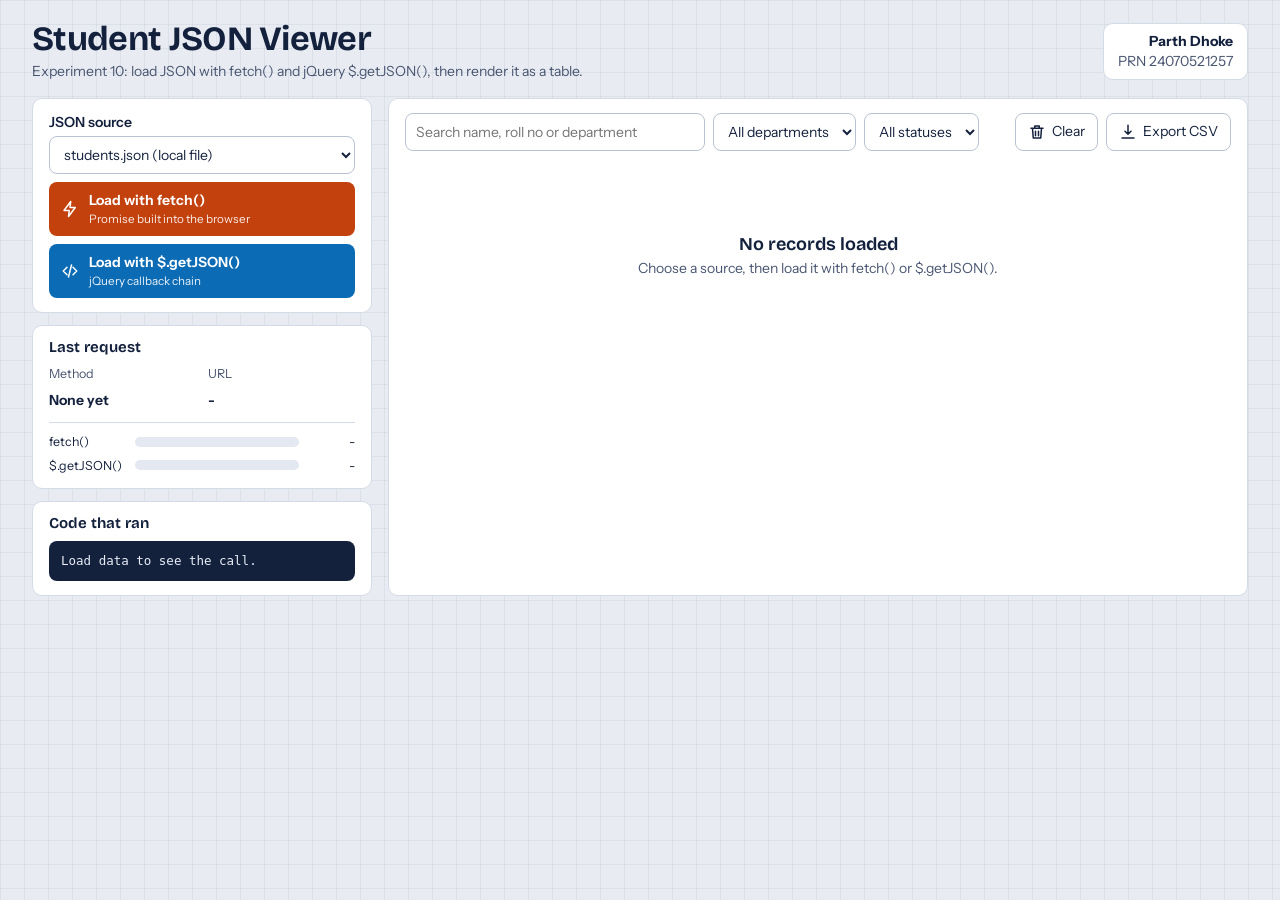
<file: exp 10_codes/index.html>
<!DOCTYPE html>
<html lang="en">
<head>
<meta charset="utf-8">
<meta name="viewport" content="width=device-width, initial-scale=1">
<title>Student JSON Viewer</title>
<style>
@font-face{font-family:Head;src:url(fonts/head.woff2) format("woff2");font-weight:200 800}
@font-face{font-family:Body;src:url(fonts/body.woff2) format("woff2");font-weight:400 700}
:root{--bg:#e8ecf2;--paper:#fff;--ink:#14213d;--ink2:#4a5671;--line:#d5dbe6;--fetch:#c2410c;--jq:#0b6bb5;--ok:#14744b;--okbg:#ddf3e8;--bad:#b42323;--badbg:#fbe1e1}
*{box-sizing:border-box}
body{margin:0;font:14px/1.4 Body,system-ui,sans-serif;color:var(--ink);background-color:var(--bg);background-image:linear-gradient(rgba(20,33,61,.055) 1px,transparent 1px),linear-gradient(90deg,rgba(20,33,61,.055) 1px,transparent 1px);background-size:24px 24px}
button,select,input{font:inherit;color:inherit}
:focus-visible{outline:3px solid #7aa7ff;outline-offset:2px}
header{display:flex;justify-content:space-between;align-items:center;padding:22px 32px 16px}
h1{font:700 34px/1 Head,sans-serif;letter-spacing:-.02em;margin:0 0 6px}
header p{margin:0;color:var(--ink2)}
.who{background:var(--paper);border:1px solid var(--line);border-radius:10px;padding:8px 14px;text-align:right}
.who b{display:block}.who span{color:var(--ink2)}
main{display:grid;grid-template-columns:340px 1fr;gap:16px;padding:0 32px 28px}
.col{display:flex;flex-direction:column;gap:12px}
.card{background:var(--paper);border:1px solid var(--line);border-radius:10px;padding:14px 16px}
h2{font:650 15px/1 Head,sans-serif;margin:0 0 10px}
label{display:block;font-weight:600;margin-bottom:4px}
select,input[type=search]{width:100%;height:38px;border:1px solid #b9c2d3;border-radius:8px;padding:0 10px;background:#fff}
.btn{display:flex;align-items:center;gap:10px;width:100%;margin-top:8px;padding:9px 12px;border:0;border-radius:8px;color:#fff;cursor:pointer;text-align:left;font-weight:650}
.btn small{display:block;font-weight:400;opacity:.9}
.btn.f{background:var(--fetch)}.btn.j{background:var(--jq)}.btn:hover{filter:brightness(1.1)}
svg{width:18px;height:18px;fill:none;stroke:currentColor;stroke-width:2;stroke-linecap:round;stroke-linejoin:round;flex:none}
dl{display:grid;grid-template-columns:1fr 1fr;gap:8px 12px;margin:0}
dt{color:var(--ink2);font-size:12.5px}dd{margin:0;font-weight:650;font-variant-numeric:tabular-nums;overflow-wrap:anywhere}
.bars{margin-top:12px;border-top:1px solid var(--line);padding-top:10px;display:grid;gap:6px}
.bar{display:grid;grid-template-columns:78px 1fr 48px;align-items:center;gap:8px;font-size:12.5px}
.bar i{display:block;height:10px;border-radius:5px;background:#e3e8f1}.bar i b{display:block;height:100%;border-radius:5px;width:0}
.bar em{font-style:normal;text-align:right;font-variant-numeric:tabular-nums}
pre{margin:0;padding:10px 12px;border-radius:8px;background:var(--ink);color:#e7ecf7;font:12.5px/1.55 ui-monospace,Consolas,Menlo,monospace;overflow:auto}
pre .k{color:#ffb37a}pre .s{color:#9fd8a8}
.tools{display:flex;gap:8px;align-items:center;margin-bottom:12px}
.tools input{max-width:300px}.tools select{width:auto;max-width:210px}.sp{flex:1}
.ghost{height:38px;display:flex;align-items:center;gap:6px;padding:0 12px;border:1px solid #b9c2d3;border-radius:8px;background:#fff;cursor:pointer}
.ghost:hover{background:#f1f4f9}
.tag{display:flex;align-items:center;gap:8px;margin-bottom:10px;padding-left:10px;border-left:4px solid var(--line);color:var(--ink2)}
.tag b{color:var(--ink)}
table{width:100%;border-collapse:collapse}
th,td{padding:0 10px;height:41px;text-align:left;border-bottom:1px solid var(--line);white-space:nowrap}
th{height:38px;background:#f1f4f9;font-size:12.5px;font-weight:650;color:var(--ink2)}
th button{all:unset;cursor:pointer;display:inline-flex;align-items:center;gap:4px}
th button svg{width:13px;height:13px;opacity:.45}th[aria-sort] button svg{opacity:1;color:var(--ink)}
tbody tr:hover{background:#f6f8fc}
.n{font-variant-numeric:tabular-nums}.name{font-weight:650}.roll{color:var(--jq);font-variant-numeric:tabular-nums}
.at{display:flex;align-items:center;gap:8px}
.m{width:64px;height:7px;border-radius:4px;background:#e3e8f1}.m span{display:block;height:100%;width:var(--v);border-radius:4px;background:var(--ok)}
.chip{display:inline-block;padding:2px 10px;border-radius:99px;font-size:12.5px;font-weight:650}
.chip.a{background:var(--okbg);color:var(--ok)}.chip.i{background:var(--badbg);color:var(--bad)}
.view{padding:4px 10px;border:1px solid #b9c2d3;border-radius:6px;background:#fff;cursor:pointer}
.view:hover{background:#f1f4f9}
mark{background:#ffe48a;border-radius:2px}
.empty{padding:70px 20px;text-align:center;color:var(--ink2)}
.empty b{display:block;color:var(--ink);font:650 18px Head,sans-serif;margin-bottom:4px}
.err{margin-bottom:10px;padding:9px 12px;border-radius:8px;background:var(--badbg);color:var(--bad);font-weight:600}
.foot{display:flex;gap:24px;margin-top:12px;color:var(--ink2)}.foot b{color:var(--ink);font-variant-numeric:tabular-nums}
dialog{border:1px solid var(--line);border-radius:12px;padding:18px;max-width:420px;width:90%}
dialog::backdrop{background:rgba(20,33,61,.4)}
@media(max-width:1000px){main{grid-template-columns:1fr}.tools{flex-wrap:wrap}.card.tbl{overflow-x:auto}}
</style>
</head>
<body>
<header>
  <div><h1>Student JSON Viewer</h1><p>Experiment 10: load JSON with fetch() and jQuery $.getJSON(), then render it as a table.</p></div>
  <div class="who"><b>Parth Dhoke</b><span>PRN 24070521257</span></div>
</header>
<main>
 <div class="col">
  <section class="card">
    <label for="src">JSON source</label>
    <select id="src"><option value="students.json">students.json (local file)</option><option value="missing.json">missing.json (test the error state)</option></select>
    <button class="btn f" id="bf"><svg viewBox="0 0 24 24"><path d="M13 2 4 14h7l-1 8 9-12h-7z"/></svg><span>Load with fetch()<small>Promise built into the browser</small></span></button>
    <button class="btn j" id="bj"><svg viewBox="0 0 24 24"><path d="m8 7-5 5 5 5M16 7l5 5-5 5M14 4l-4 16"/></svg><span>Load with $.getJSON()<small>jQuery callback chain</small></span></button>
  </section>
  <section class="card" aria-live="polite">
    <h2>Last request</h2>
    <dl id="trace"><dt>Method</dt><dt>URL</dt><dd>None yet</dd><dd>-</dd></dl>
    <div class="bars">
      <div class="bar"><span>fetch()</span><i><b id="tf" style="background:var(--fetch)"></b></i><em id="vf">-</em></div>
      <div class="bar"><span>$.getJSON()</span><i><b id="tj" style="background:var(--jq)"></b></i><em id="vj">-</em></div>
    </div>
  </section>
  <section class="card"><h2>Code that ran</h2><pre id="code">Load data to see the call.</pre></section>
 </div>
 <section class="card tbl">
  <div class="tools">
    <input type="search" id="q" placeholder="Search name, roll no or department" aria-label="Search students">
    <select id="dep" aria-label="Department"><option value="">All departments</option></select>
    <select id="sta" aria-label="Status"><option value="">All statuses</option><option>Active</option><option>Inactive</option></select>
    <span class="sp"></span>
    <button class="ghost" id="clr"><svg viewBox="0 0 24 24"><path d="M4 7h16M10 11v6M14 11v6M6 7l1 13h10l1-13M9 7V4h6v3"/></svg>Clear</button>
    <button class="ghost" id="csv"><svg viewBox="0 0 24 24"><path d="M12 3v12m0 0-4-4m4 4 4-4M4 20h16"/></svg>Export CSV</button>
  </div>
  <div id="msg"></div>
  <div id="tag" class="tag"></div>
  <table>
    <thead><tr id="head"></tr></thead>
    <tbody id="rows"></tbody>
  </table>
  <div id="empty" class="empty"><b>No records loaded</b>Choose a source, then load it with fetch() or $.getJSON().</div>
  <div class="foot" id="foot" aria-live="polite"></div>
 </section>
</main>
<dialog id="dlg"><h2 id="dt"></h2><pre id="dj"></pre><p><button class="ghost" onclick="dlg.close()">Close</button></p></dialog>
<script type="application/json" id="fallback">[{"id": 1, "name": "Parth Dhoke", "rollNo": "24070521257", "department": "Computer Science & Engineering", "cgpa": 8.12, "attendance": 92, "status": "Active"}, {"id": 2, "name": "Riya Mehta", "rollNo": "24070521041", "department": "Artificial Intelligence & ML", "cgpa": 7.98, "attendance": 88, "status": "Active"}, {"id": 3, "name": "Arjun Khatri", "rollNo": "24070521108", "department": "Information Technology", "cgpa": 7.45, "attendance": 76, "status": "Inactive"}, {"id": 4, "name": "Sneha Pawar", "rollNo": "24070521096", "department": "Computer Science & Engineering", "cgpa": 8.63, "attendance": 95, "status": "Active"}, {"id": 5, "name": "Karan Joshi", "rollNo": "24070521177", "department": "Electronics & Telecommunication", "cgpa": 7.21, "attendance": 81, "status": "Active"}, {"id": 6, "name": "Priya Nair", "rollNo": "24070521023", "department": "Data Science", "cgpa": 8.05, "attendance": 89, "status": "Active"}, {"id": 7, "name": "Vikram Rao", "rollNo": "24070521156", "department": "Information Technology", "cgpa": 7.68, "attendance": 84, "status": "Inactive"}, {"id": 8, "name": "Aditi Kulkarni", "rollNo": "24070521089", "department": "Artificial Intelligence & ML", "cgpa": 8.34, "attendance": 91, "status": "Active"}]</script>
<script src="jquery-3.7.1.min.js"></script>
<script>
const $id = i => document.getElementById(i);
const COLS = [["id","ID"],["name","Name"],["rollNo","Roll no"],["department","Department"],["cgpa","CGPA"],["attendance","Attendance"],["status","Status"]];
const S = {rows:[], key:"id", dir:1, t:{}};
const esc = s => String(s).replace(/[&<>"]/g, c => ({"&":"&amp;","<":"&lt;",">":"&gt;",'"':"&quot;"}[c]));
const SORT = '<svg viewBox="0 0 24 24"><path d="m8 9 4-4 4 4M8 15l4 4 4-4"/></svg>';
$id("head").innerHTML = COLS.map(([k,l]) => `<th data-k="${k}"><button>${l}${SORT}</button></th>`).join("") + "<th>Details</th>";

/* ---- Loading: the two methods being compared ---- */
function viaFetch(url){
  return fetch(url, {cache:"no-store"}).then(r => {
    if(!r.ok) throw {status:r.status, text:r.statusText || "Error"};
    return r.text().then(t => ({data:JSON.parse(t), status:r.status, text:r.statusText || "OK", bytes:t.length}));
  });
}
function viaJQuery(url){
  return new Promise((ok, no) => {
    $.ajaxSetup({cache:false});
    $.getJSON(url)
      .done((data, _s, x) => ok({data, status:x.status, text:x.statusText, bytes:(x.responseText||"").length}))
      .fail(x => no({status:x.status, text:x.statusText}));
  });
}
function load(method){
  const url = $id("src").value, t0 = performance.now();
  $id("msg").innerHTML = "";
  (method === "fetch" ? viaFetch : viaJQuery)(url)
    .catch(e => {  // file:// pages cannot read local JSON; fall back to the embedded copy
      if(location.protocol === "file:" && url === "students.json"){
        const t = $id("fallback").textContent;
        return {data:JSON.parse(t), status:200, text:"OK (embedded copy)", bytes:t.length};
      }
      throw e;
    })
    .then(r => {
      const ms = Math.max(1, Math.round(performance.now() - t0));
      if(!Array.isArray(r.data)) throw {status:r.status, text:"Expected a JSON array"};
      S.rows = r.data; S.t[method] = ms;
      trace(method, url, r.status + " " + r.text, ms + " ms", (r.bytes/1024).toFixed(1) + " kB", r.data.length);
      deps(); draw(); code(method, url);
      const t = $id("tag"); const c = method === "fetch" ? "--fetch" : "--jq";
      t.style.borderColor = `var(${c})`; t.innerHTML = `Loaded with <b>${method === "fetch" ? "fetch()" : "$.getJSON()"}</b> in ${ms} ms`;
    })
    .catch(e => {
      const ms = Math.round(performance.now() - t0), st = e.status ? e.status + " " + e.text : "Failed";
      trace(method, url, st, ms + " ms", "-", 0);
      $id("msg").innerHTML = `<div class="err" role="alert">Couldn't load ${esc(url)} (${esc(e.status ? st : e.message || "invalid JSON")}). Pick students.json and try again.</div>`;
      code(method, url);
    });
}
function trace(m, u, st, t, sz, n){
  const L = ["Method","URL","Status","Time","Size","Records"], V = [m === "fetch" ? "fetch()" : "$.getJSON()", u, st, t, sz, n];
  $id("trace").innerHTML = L.map((l,i) => `<div><dt>${l}</dt><dd>${esc(V[i])}</dd></div>`).join("");
  const mx = Math.max(S.t.fetch||0, S.t.getJSON||0, 1);
  [["fetch","f"],["getJSON","j"]].forEach(([k,s]) => { if(S.t[k]){ $id("t"+s).style.width = Math.max(8, S.t[k]/mx*100) + "%"; $id("v"+s).textContent = S.t[k] + " ms"; } });
}
function code(m, u){
  $id("code").innerHTML = m === "fetch"
   ? `<span class="k">fetch</span>(<span class="s">"${esc(u)}"</span>)\n  .then(res => res.<span class="k">json</span>())\n  .then(rows => <span class="k">render</span>(rows))\n  .catch(showError);`
   : `$.<span class="k">getJSON</span>(<span class="s">"${esc(u)}"</span>)\n  .done(rows => <span class="k">render</span>(rows))\n  .fail(showError);`;
}

/* ---- Rendering ---- */
function deps(){
  const d = $id("dep"), cur = d.value;
  d.innerHTML = '<option value="">All departments</option>' + [...new Set(S.rows.map(r => r.department))].sort().map(x => `<option>${esc(x)}</option>`).join("");
  d.value = cur;
}
function hl(t, q){ t = String(t); const i = q ? t.toLowerCase().indexOf(q) : -1; return i < 0 ? esc(t) : esc(t.slice(0,i)) + "<mark>" + esc(t.slice(i, i+q.length)) + "</mark>" + esc(t.slice(i+q.length)); }
function view(){
  const q = $id("q").value.trim().toLowerCase(), d = $id("dep").value, s = $id("sta").value;
  return S.rows.filter(r => (!d || r.department === d) && (!s || r.status === s) && (!q || [r.name, r.rollNo, r.department].some(v => v.toLowerCase().includes(q))))
    .sort((a,b) => (a[S.key] > b[S.key] ? 1 : a[S.key] < b[S.key] ? -1 : 0) * S.dir);
}
function draw(){
  const v = view(), q = $id("q").value.trim().toLowerCase();
  $id("rows").innerHTML = v.map(r => `<tr><td class="n">${r.id}</td><td class="name">${hl(r.name,q)}</td><td class="roll">${hl(r.rollNo,q)}</td><td>${hl(r.department,q)}</td><td class="n">${r.cgpa.toFixed(2)}</td><td><div class="at"><div class="m"><span style="--v:${r.attendance}%"></span></div><span class="n">${r.attendance}%</span></div></td><td><span class="chip ${r.status === "Active" ? "a" : "i"}">${esc(r.status)}</span></td><td><button class="view" data-id="${r.id}">View</button></td></tr>`).join("");
  document.querySelectorAll("th[data-k]").forEach(th => th.toggleAttribute("aria-sort", false) || (th.dataset.k === S.key && th.setAttribute("aria-sort", S.dir > 0 ? "ascending" : "descending")));
  const has = S.rows.length > 0;
  $id("empty").style.display = has ? "none" : "block"; $id("tag").style.display = has ? "flex" : "none";
  document.querySelector("table").style.display = has ? "table" : "none";
  const avg = k => v.length ? (v.reduce((a,r) => a + r[k], 0) / v.length) : 0;
  $id("foot").innerHTML = has ? `<span>Showing <b>${v.length}</b> of <b>${S.rows.length}</b> students</span><span>Average CGPA <b>${avg("cgpa").toFixed(2)}</b></span><span>Average attendance <b>${avg("attendance").toFixed(0)}%</b></span><span>Active <b>${v.filter(r => r.status === "Active").length}</b></span>` : "";
}

/* ---- Events ---- */
$id("bf").onclick = () => load("fetch");
$id("bj").onclick = () => load("getJSON");
["q","dep","sta"].forEach(i => $id(i).addEventListener("input", draw));
$id("head").onclick = e => { const th = e.target.closest("th[data-k]"); if(!th) return; S.dir = S.key === th.dataset.k ? -S.dir : 1; S.key = th.dataset.k; draw(); };
$id("clr").onclick = () => { S.rows = []; $id("q").value = ""; $id("msg").innerHTML = ""; deps(); draw(); };
$id("rows").onclick = e => { const b = e.target.closest(".view"); if(!b) return; const r = S.rows.find(x => x.id == b.dataset.id); $id("dt").textContent = r.name; $id("dj").textContent = JSON.stringify(r, null, 2); $id("dlg").showModal(); };
$id("csv").onclick = () => {
  const v = view(); if(!v.length) return;
  const f = x => '"' + String(x).replace(/"/g, '""') + '"';
  const out = [COLS.map(c => c[1]).join(",")].concat(v.map(r => COLS.map(c => f(r[c[0]])).join(","))).join("\n");
  const a = document.createElement("a"); a.href = URL.createObjectURL(new Blob([out], {type:"text/csv"})); a.download = "students.csv"; a.click();
};
document.addEventListener("keydown", e => { if(e.key === "/" && document.activeElement.tagName !== "INPUT"){ e.preventDefault(); $id("q").focus(); } });
draw();
</script>
</body>
</html>
</file>
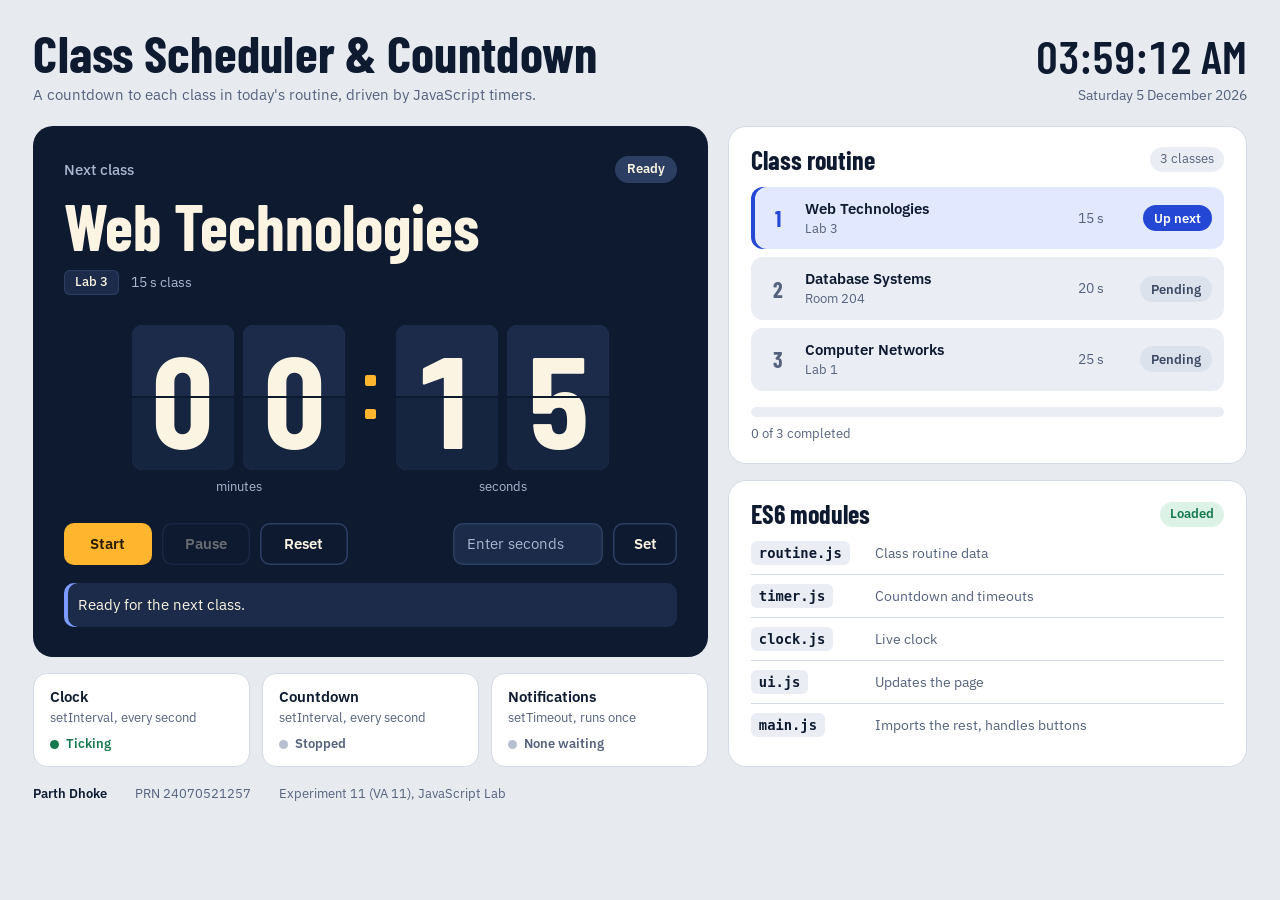
<file: exp 11_codes/index.html>
<!DOCTYPE html>
<html lang="en">
<head>
  <meta charset="UTF-8">
  <meta name="viewport" content="width=device-width, initial-scale=1">
  <title>Class Scheduler &amp; Countdown</title>
  <link rel="stylesheet" href="css/style.css">
  <script type="module" src="js/main.js"></script>
</head>
<body>

  <noscript><p class="notice">This page needs JavaScript to run the countdown.</p></noscript>
  <p class="notice" id="file-notice" hidden>
    ES6 modules don't load from a <code>file://</code> address. Open this folder with the
    VS Code “Live Server” extension, or run <code>python -m http.server</code> in it and visit
    <code>http://localhost:8000</code>.
  </p>

  <div class="page">

    <header class="top">
      <div class="title">
        <h1>Class Scheduler &amp; Countdown</h1>
        <p>A countdown to each class in today's routine, driven by JavaScript timers.</p>
      </div>
      <div class="clock" aria-label="Current time">
        <span class="clock-time" id="clock-time">--:--:--</span>
        <span class="clock-date" id="clock-date">&nbsp;</span>
      </div>
    </header>

    <main class="layout">

      <section class="left" aria-label="Countdown">

        <div class="board" id="board" data-phase="ready">
          <div class="board-head">
            <h2 class="board-title" id="board-title">Next class</h2>
            <span class="phase" id="phase">Ready</span>
          </div>

          <p class="subject" id="subject">Loading…</p>
          <p class="meta">
            <span class="chip" id="venue">—</span>
            <span class="meta-len" id="length"></span>
          </p>

          <div class="flap" id="flap" role="timer" aria-labelledby="flap-sr">
            <span class="sr-only" id="flap-sr">0 minutes 0 seconds</span>
            <div class="group" aria-hidden="true">
              <div class="tiles">
                <div class="tile"><span class="half top"><i></i></span><span class="half bottom"><i></i></span><span class="half fold-top"><i></i></span><span class="half fold-bottom"><i></i></span></div>
                <div class="tile"><span class="half top"><i></i></span><span class="half bottom"><i></i></span><span class="half fold-top"><i></i></span><span class="half fold-bottom"><i></i></span></div>
              </div>
              <span class="unit">minutes</span>
            </div>
            <span class="colon" aria-hidden="true"><b></b><b></b></span>
            <div class="group" aria-hidden="true">
              <div class="tiles">
                <div class="tile"><span class="half top"><i></i></span><span class="half bottom"><i></i></span><span class="half fold-top"><i></i></span><span class="half fold-bottom"><i></i></span></div>
                <div class="tile"><span class="half top"><i></i></span><span class="half bottom"><i></i></span><span class="half fold-top"><i></i></span><span class="half fold-bottom"><i></i></span></div>
              </div>
              <span class="unit">seconds</span>
            </div>
          </div>

          <div class="controls">
            <div class="buttons">
              <button type="button" class="btn btn-start" id="btn-start">Start</button>
              <button type="button" class="btn btn-ghost" id="btn-pause">Pause</button>
              <button type="button" class="btn btn-ghost" id="btn-reset">Reset</button>
            </div>
            <form class="set" id="set-form" novalidate>
              <label class="sr-only" for="seconds">Custom time in seconds</label>
              <input id="seconds" name="seconds" type="text" inputmode="numeric" autocomplete="off" placeholder="Enter seconds">
              <button type="submit" class="btn btn-ghost" id="btn-set">Set</button>
            </form>
          </div>

          <p class="status" id="status" data-tone="info" role="status" aria-live="polite">Ready for the next class.</p>
        </div>

        <ul class="timers" aria-label="Timers in use">
          <li id="t-clock" data-on="false">
            <span class="t-name">Clock</span>
            <span class="t-api">setInterval, every second</span>
            <span class="t-state">Stopped</span>
          </li>
          <li id="t-countdown" data-on="false">
            <span class="t-name">Countdown</span>
            <span class="t-api">setInterval, every second</span>
            <span class="t-state">Stopped</span>
          </li>
          <li id="t-timeout" data-on="false">
            <span class="t-name">Notifications</span>
            <span class="t-api">setTimeout, runs once</span>
            <span class="t-state">None waiting</span>
          </li>
        </ul>
      </section>

      <aside class="right">

        <section class="card" aria-labelledby="routine-h">
          <div class="card-head">
            <h2 id="routine-h">Class routine</h2>
            <span class="count" id="routine-count">3 classes</span>
          </div>
          <ol class="routine" id="routine-body"></ol>
          <div class="progress">
            <div class="bar" id="bar" role="progressbar" aria-label="Classes completed" aria-valuemin="0" aria-valuemax="100" aria-valuenow="0">
              <span id="bar-fill"></span>
            </div>
            <span class="bar-label" id="bar-label">0 of 3 completed</span>
          </div>
        </section>

        <section class="card" aria-labelledby="mods-h">
          <div class="card-head">
            <h2 id="mods-h">ES6 modules</h2>
            <span class="count flag" id="modules-status" data-on="false">Not loaded</span>
          </div>
          <ul class="files">
            <li><code>routine.js</code><span>Class routine data</span></li>
            <li><code>timer.js</code><span>Countdown and timeouts</span></li>
            <li><code>clock.js</code><span>Live clock</span></li>
            <li><code>ui.js</code><span>Updates the page</span></li>
            <li><code>main.js</code><span>Imports the rest, handles buttons</span></li>
          </ul>
        </section>

      </aside>
    </main>

    <footer class="foot">
      <span>Parth Dhoke</span>
      <span>PRN 24070521257</span>
      <span>Experiment 11 (VA 11), JavaScript Lab</span>
    </footer>
  </div>

  <script>
    // Classic script: runs even when the module script is blocked.
    if (location.protocol === 'file:') document.getElementById('file-notice').hidden = false;
  </script>
</body>
</html>
</file>
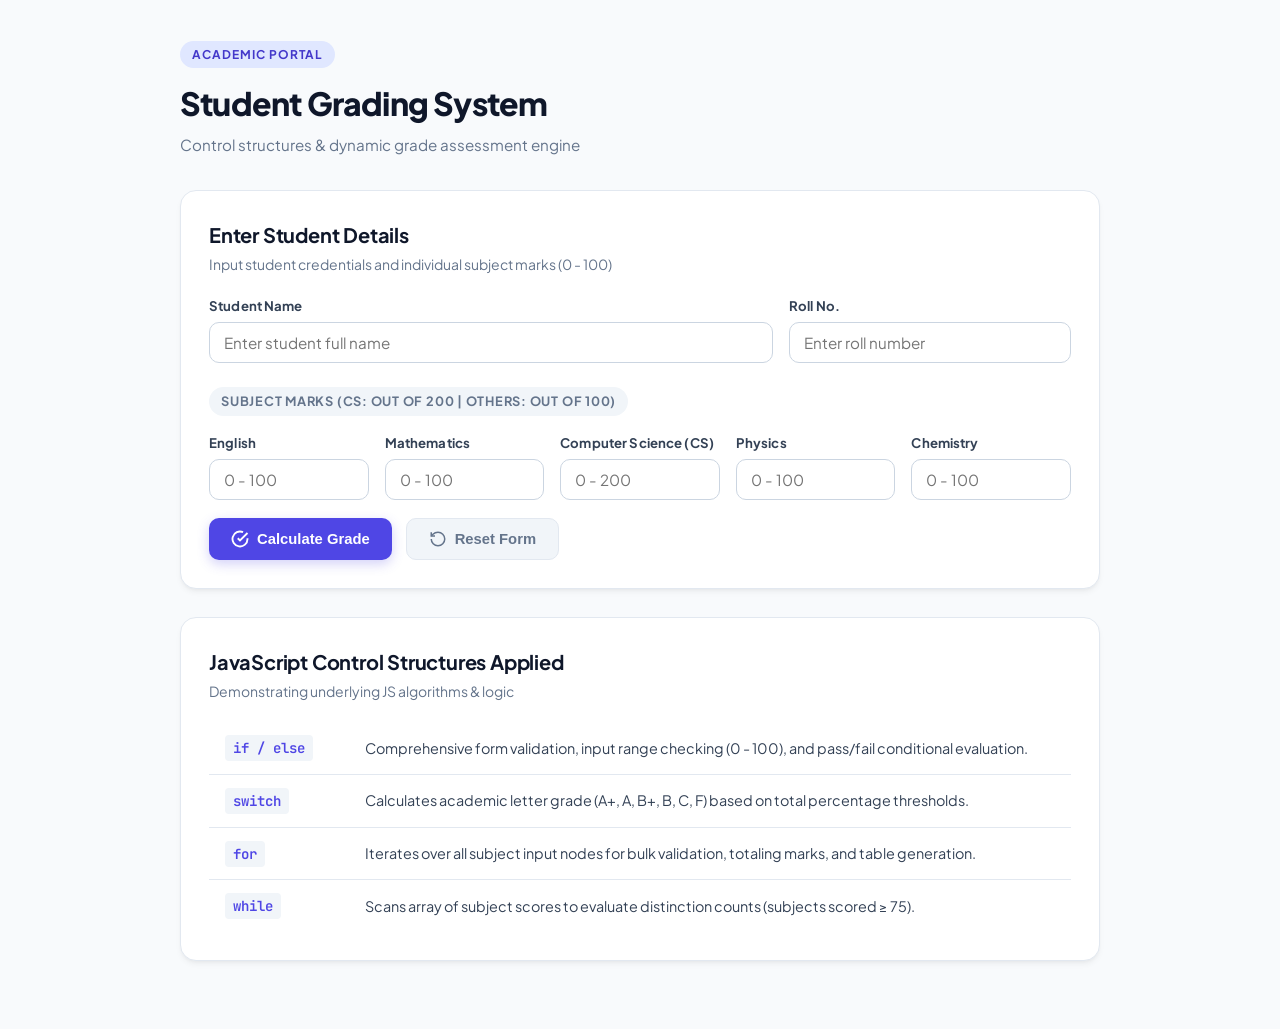
<file: exp 3_codes/jscs3/index.html>
<!DOCTYPE html>
<html lang="en">
<head>
    <meta charset="UTF-8">
    <meta name="viewport" content="width=device-width, initial-scale=1.0">
    <title>Student Grading System</title>
    <link rel="stylesheet" href="style.css">
    <link rel="preconnect" href="https://fonts.googleapis.com">
    <link rel="preconnect" href="https://fonts.gstatic.com" crossorigin>
    <link
        href="https://fonts.googleapis.com/css2?family=Plus+Jakarta+Sans:wght@400;500;600;700;800&family=JetBrains+Mono:wght@500;600&display=swap"
        rel="stylesheet">
</head>

<body>
    <div class="app-container">
        <!-- Modern App Header -->
        <header class="app-header">
            <div class="header-badge">Academic Portal</div>
            <h1>Student Grading System</h1>
            <p class="subtitle">Control structures & dynamic grade assessment engine</p>
        </header>

        <main class="main-content">
            <!-- Input Form Card -->
            <section class="card form-card">
                <div class="card-header">
                    <h2>Enter Student Details</h2>
                    <p>Input student credentials and individual subject marks (0 - 100)</p>
                </div>
                <form id="gradingForm" novalidate>
                    <div class="form-row main-details">
                        <div class="form-group flex-2">
                            <label for="studentName">Student Name</label>
                            <input type="text" id="studentName" placeholder="Enter student full name" required>
                        </div>
                        <div class="form-group flex-1">
                            <label for="rollNo">Roll No.</label>
                            <input type="text" id="rollNo" placeholder="Enter roll number" required>
                        </div>
                    </div>

                    <div class="section-divider">
                        <span>Subject Marks (CS: Out of 200 | Others: Out of 100)</span>
                    </div>

                    <div class="form-row subjects-grid">
                        <div class="form-group">
                            <label for="english">English</label>
                            <input type="number" id="english" min="0" max="100" placeholder="0 - 100" required>
                        </div>
                        <div class="form-group">
                            <label for="maths">Mathematics</label>
                            <input type="number" id="maths" min="0" max="100" placeholder="0 - 100" required>
                        </div>
                        <div class="form-group">
                            <label for="cs">Computer Science (CS)</label>
                            <input type="number" id="cs" min="0" max="200" placeholder="0 - 200" required>
                        </div>
                        <div class="form-group">
                            <label for="physics">Physics</label>
                            <input type="number" id="physics" min="0" max="100" placeholder="0 - 100" required>
                        </div>
                        <div class="form-group">
                            <label for="chemistry">Chemistry</label>
                            <input type="number" id="chemistry" min="0" max="100" placeholder="0 - 100" required>
                        </div>
                    </div>

                    <div id="errorMessage" class="error-banner hidden"></div>

                    <div class="form-actions">
                        <button type="submit" id="btnCalculate" class="btn btn-primary">
                            <svg width="18" height="18" viewBox="0 0 24 24" fill="none" stroke="currentColor"
                                stroke-width="2.5">
                                <path d="M22 11.08V12a10 10 0 1 1-5.93-9.14" />
                                <polyline points="22 4 12 14.01 9 11.01" />
                            </svg>
                            Calculate Grade
                        </button>
                        <button type="button" id="btnReset" class="btn btn-secondary">
                            <svg width="18" height="18" viewBox="0 0 24 24" fill="none" stroke="currentColor"
                                stroke-width="2">
                                <path d="M3 12a9 9 0 1 0 9-9 9.75 9.75 0 0 0-6.74 2.74L3 8" />
                                <path d="M3 3v5h5" />
                            </svg>
                            Reset Form
                        </button>
                    </div>
                </form>
            </section>

            <!-- Summary Dashboard Cards Section -->
            <section id="resultsSection" class="results-wrapper hidden">
                <div class="card">
                    <div class="card-header">
                        <h2>Overall Performance Summary</h2>
                    </div>
                    <div class="table-responsive">
                        <table class="data-table">
                            <thead>
                                <tr>
                                    <th>#</th>
                                    <th>STUDENT NAME</th>
                                    <th>ROLL NO</th>
                                    <th>TOTAL MARKS</th>
                                    <th>PERCENTAGE</th>
                                    <th>GRADE</th>
                                    <th>STATUS</th>
                                </tr>
                            </thead>
                            <tbody id="resultsTableBody">
                                <!-- Dynamic Content -->
                            </tbody>
                        </table>
                    </div>
                </div>
            </section>

            <!-- Detailed Report Card -->
            <section id="reportCardSection" class="card hidden">
                <div class="card-header">
                    <h2>Official Academic Report Card</h2>
                </div>
                <div class="report-card-container">
                    <div class="report-header-banner">
                        <div class="student-info">
                            <h3 id="reportStudentName">Student Name</h3>
                            <p id="reportRollNo">Roll No: --</p>
                        </div>
                        <div class="report-badge-wrap" id="headerStatusBadge">
                            <!-- PASS / FAIL Pill -->
                        </div>
                    </div>

                    <div class="table-responsive">
                        <table class="data-table report-table">
                            <thead>
                                <tr>
                                    <th>SUBJECT</th>
                                    <th>SCORE</th>
                                    <th>PERFORMANCE BAR</th>
                                    <th>STATUS</th>
                                </tr>
                            </thead>
                            <tbody id="reportTableBody">
                                <!-- Dynamic Subject Rows -->
                            </tbody>
                        </table>
                    </div>

                    <div class="report-summary-cards" id="reportSummaryCards">
                        <!-- Dynamic Summary Indicators -->
                    </div>
                </div>
            </section>

            <!-- JS Concepts Reference Card -->
            <section class="card concepts-card">
                <div class="card-header">
                    <h2>JavaScript Control Structures Applied</h2>
                    <p>Demonstrating underlying JS algorithms & logic</p>
                </div>
                <div class="table-responsive">
                    <table class="data-table concepts-table">
                        <tbody>
                            <tr>
                                <td class="concept-code"><code>if / else</code></td>
                                <td class="concept-desc">Comprehensive form validation, input range checking (0 - 100),
                                    and pass/fail conditional evaluation.</td>
                            </tr>
                            <tr>
                                <td class="concept-code"><code>switch</code></td>
                                <td class="concept-desc">Calculates academic letter grade (A+, A, B+, B, C, F) based on
                                    total percentage thresholds.</td>
                            </tr>
                            <tr>
                                <td class="concept-code"><code>for</code></td>
                                <td class="concept-desc">Iterates over all subject input nodes for bulk validation,
                                    totaling marks, and table generation.</td>
                            </tr>
                            <tr>
                                <td class="concept-code"><code>while</code></td>
                                <td class="concept-desc">Scans array of subject scores to evaluate distinction counts
                                    (subjects scored ≥ 75).</td>
                            </tr>
                        </tbody>
                    </table>
                </div>
            </section>
        </main>
    </div>
    <script src="script.js"></script>
</body>

</html>
</file>
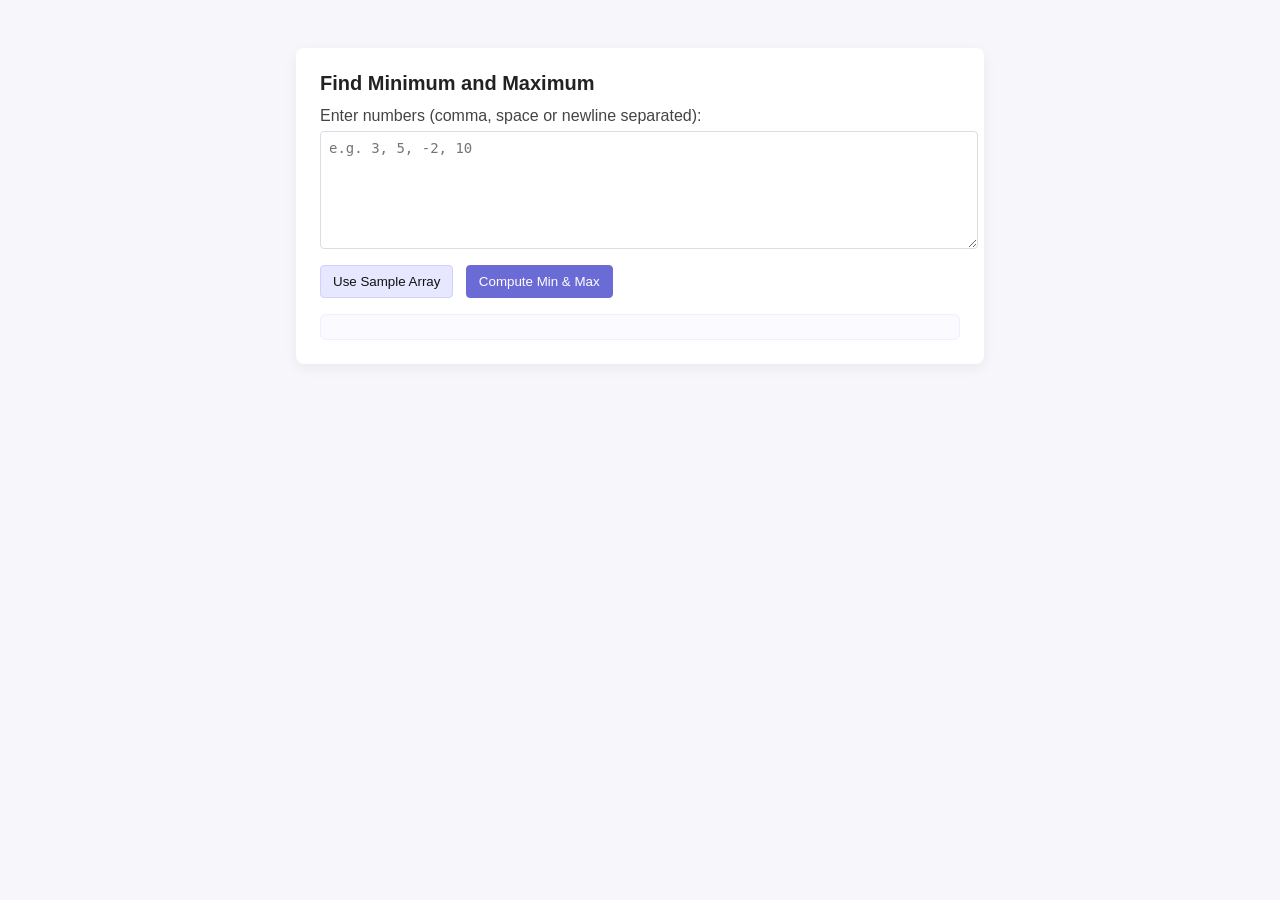
<file: exp 5_codes/jscs5/index.html>
<!doctype html>
<html lang="en">
<head>
  <meta charset="utf-8">
  <meta name="viewport" content="width=device-width,initial-scale=1">
  <title>Min & Max Finder</title>
  <link rel="stylesheet" href="styles.css">
</head>
<body>
  <div class="container">
    <h1>Find Minimum and Maximum</h1>
    <label for="numbers">Enter numbers (comma, space or newline separated):</label>
    <textarea id="numbers" placeholder="e.g. 3, 5, -2, 10"></textarea>

    
    <div class="controls">
      <button id="use-sample">Use Sample Array</button>
      <button id="compute">Compute Min &amp; Max</button>
    </div>

    <div id="result" class="result"></div>
  </div>
  <script src="script.js"></script>
</body>
</html>
</file>
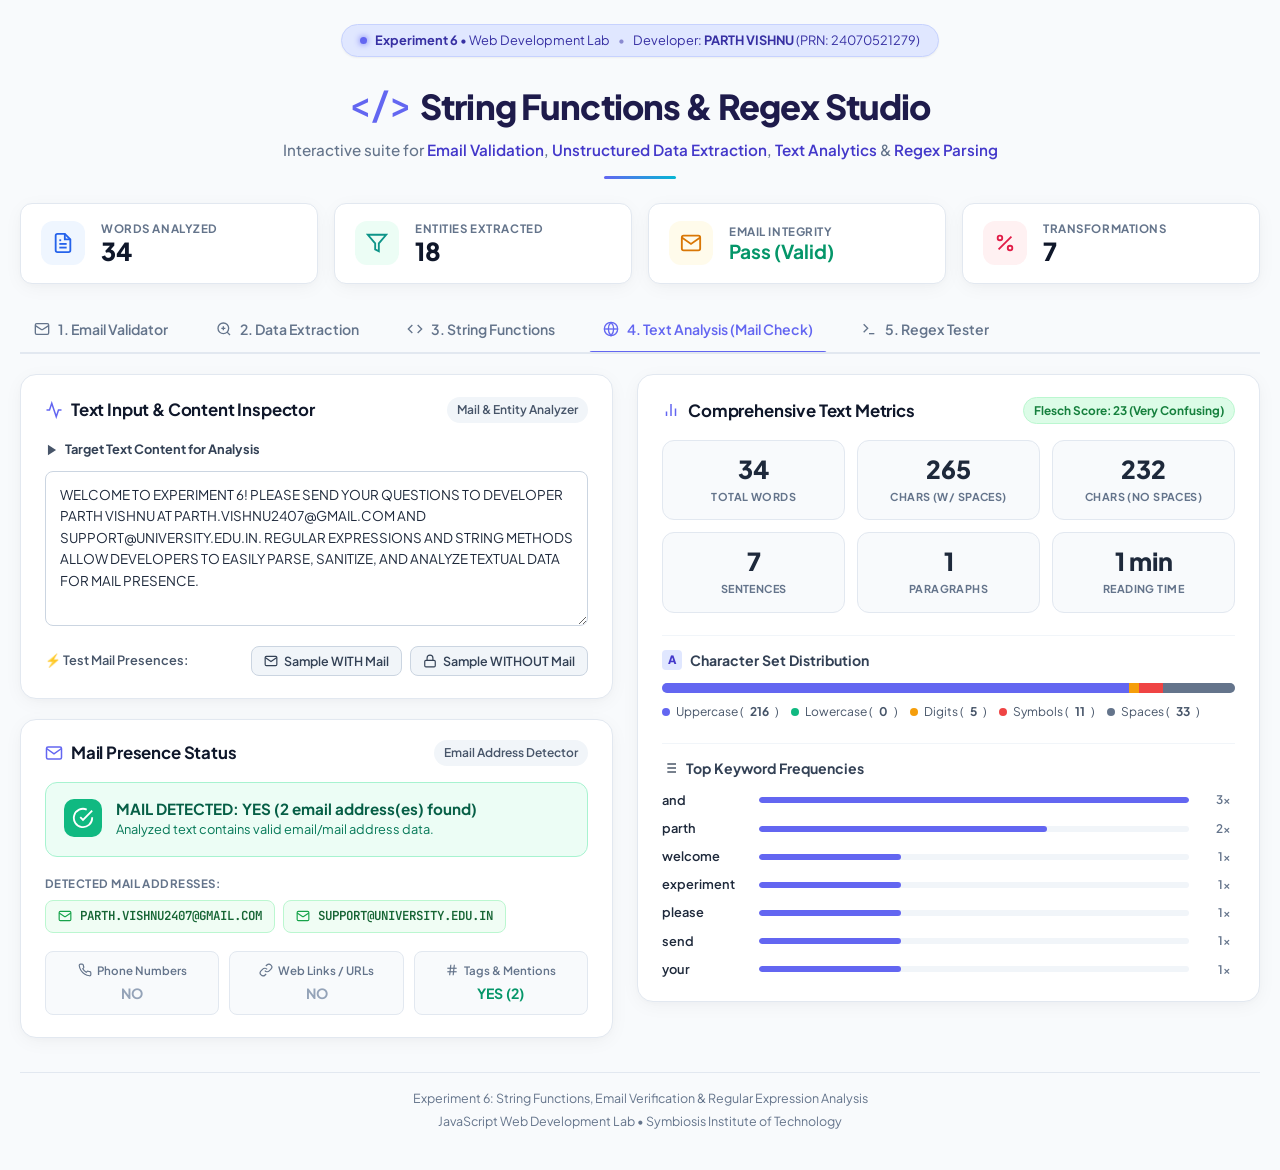
<file: exp 6_codes/jscs6/index.html>
<!DOCTYPE html>
<html lang="en">
<head>
  <meta charset="UTF-8">
  <meta name="viewport" content="width=device-width, initial-scale=1.0">
  <title>String Functions & Regex Studio — Experiment 6</title>
  <meta name="description"
    content="Interactive suite for Email Validation, Unstructured Data Extraction, Text Analytics & Regex Parsing">
  <!-- Fonts -->
  <link rel="preconnect" href="https://fonts.googleapis.com">
  <link rel="preconnect" href="https://fonts.gstatic.com" crossorigin>
  <link
    href="https://fonts.googleapis.com/css2?family=Plus+Jakarta+Sans:wght@400;500;600;700;800&family=JetBrains+Mono:wght@400;500;600;700&display=swap"
    rel="stylesheet">
  <link rel="stylesheet" href="style.css">
</head>

<body>
  <div class="studio-container">

    <!-- Top Meta Badge -->
    <div class="top-meta-badge">
      <span class="badge-dot"></span>
      <span class="meta-item"><strong>Experiment 6</strong> • Web Development Lab</span>
      <span class="meta-sep">•</span>
      <span class="meta-item">Developer: <strong>PARTH VISHNU</strong> (PRN: 24070521279)</span>
    </div>

    <!-- Main Title Header -->
    <header class="studio-header">
      <h1 class="studio-title">
        <span class="code-bracket">&lt;/&gt;</span> String Functions &amp; Regex Studio
      </h1>
      <p class="studio-subtitle">
        Interactive suite for <span class="highlight-term">Email Validation</span>,
        <span class="highlight-term">Unstructured Data Extraction</span>,
        <span class="highlight-term">Text Analytics</span> &amp;
        <span class="highlight-term">Regex Parsing</span>
      </p>
      <div class="header-divider"></div>
    </header>

    <!-- Top Summary Stat Cards -->
    <section class="stats-overview-grid" aria-label="Global Statistics Overview">
      <!-- Card 1: Words Analyzed -->
      <div class="summary-card">
        <div class="summary-icon icon-blue">
          <svg viewBox="0 0 24 24" width="22" height="22" fill="none" stroke="currentColor" stroke-width="2">
            <path d="M14 2H6a2 2 0 0 0-2 2v16a2 2 0 0 0 2 2h12a2 2 0 0 0 2-2V8z"></path>
            <polyline points="14 2 14 8 20 8"></polyline>
            <line x1="16" y1="13" x2="8" y2="13"></line>
            <line x1="16" y1="17" x2="8" y2="17"></line>
            <polyline points="10 9 9 9 8 9"></polyline>
          </svg>
        </div>
        <div class="summary-details">
          <span class="summary-label">WORDS ANALYZED</span>
          <span class="summary-value" id="globalWordsAnalyzed">34</span>
        </div>
      </div>

      <!-- Card 2: Entities Extracted -->
      <div class="summary-card">
        <div class="summary-icon icon-teal">
          <svg viewBox="0 0 24 24" width="22" height="22" fill="none" stroke="currentColor" stroke-width="2">
            <polygon points="22 3 2 3 10 12.46 10 19 14 21 14 12.46 22 3"></polygon>
          </svg>
        </div>
        <div class="summary-details">
          <span class="summary-label">ENTITIES EXTRACTED</span>
          <span class="summary-value" id="globalEntitiesExtracted">18</span>
        </div>
      </div>

      <!-- Card 3: Email Integrity -->
      <div class="summary-card">
        <div class="summary-icon icon-amber">
          <svg viewBox="0 0 24 24" width="22" height="22" fill="none" stroke="currentColor" stroke-width="2">
            <path d="M4 4h16c1.1 0 2 .9 2 2v12c0 1.1-.9 2-2 2H4c-1.1 0-2-.9-2-2V6c0-1.1.9-2 2-2z"></path>
            <polyline points="22,6 12,13 2,6"></polyline>
          </svg>
        </div>
        <div class="summary-details">
          <span class="summary-label">EMAIL INTEGRITY</span>
          <span class="summary-value status-pass" id="globalEmailIntegrity">Pass (Valid)</span>
        </div>
      </div>

      <!-- Card 4: Transformations -->
      <div class="summary-card">
        <div class="summary-icon icon-rose">
          <svg viewBox="0 0 24 24" width="22" height="22" fill="none" stroke="currentColor" stroke-width="2">
            <line x1="19" y1="5" x2="5" y2="19"></line>
            <circle cx="6.5" cy="6.5" r="2.5"></circle>
            <circle cx="17.5" cy="17.5" r="2.5"></circle>
          </svg>
        </div>
        <div class="summary-details">
          <span class="summary-label">TRANSFORMATIONS</span>
          <span class="summary-value" id="globalTransformations">7</span>
        </div>
      </div>
    </section>

    <!-- Navigation Tabs -->
    <nav class="studio-nav" aria-label="Studio Navigation Tabs">
      <button class="nav-tab" data-tab="tab-email">
        <svg viewBox="0 0 24 24" width="16" height="16" fill="none" stroke="currentColor" stroke-width="2">
          <rect x="2" y="4" width="20" height="16" rx="2"></rect>
          <path d="m22 7-8.97 5.7a1.94 1.94 0 0 1-2.06 0L2 7"></path>
        </svg>
        <span>1. Email Validator</span>
      </button>

      <button class="nav-tab" data-tab="tab-data-extraction">
        <svg viewBox="0 0 24 24" width="16" height="16" fill="none" stroke="currentColor" stroke-width="2">
          <circle cx="11" cy="11" r="8"></circle>
          <line x1="21" y1="21" x2="16.65" y2="16.65"></line>
          <path d="M11 8v6M8 11h6"></path>
        </svg>
        <span>2. Data Extraction</span>
      </button>

      <button class="nav-tab" data-tab="tab-string-functions">
        <svg viewBox="0 0 24 24" width="16" height="16" fill="none" stroke="currentColor" stroke-width="2">
          <polyline points="16 18 22 12 16 6"></polyline>
          <polyline points="8 6 2 12 8 18"></polyline>
        </svg>
        <span>3. String Functions</span>
      </button>

      <!-- Active tab from screenshots -->
      <button class="nav-tab active" data-tab="tab-text-analysis">
        <svg viewBox="0 0 24 24" width="16" height="16" fill="none" stroke="currentColor" stroke-width="2">
          <circle cx="12" cy="12" r="10"></circle>
          <path d="M12 2a14.5 14.5 0 0 0 0 20 14.5 14.5 0 0 0 0-20"></path>
          <path d="M2 12h20"></path>
        </svg>
        <span>4. Text Analysis (Mail Check)</span>
      </button>

      <button class="nav-tab" data-tab="tab-regex-tester">
        <svg viewBox="0 0 24 24" width="16" height="16" fill="none" stroke="currentColor" stroke-width="2">
          <polyline points="4 17 10 11 4 5"></polyline>
          <line x1="12" y1="19" x2="20" y2="19"></line>
        </svg>
        <span>5. Regex Tester</span>
      </button>
    </nav>

    <!-- TAB 4: TEXT ANALYSIS (MAIL CHECK) - Primary Screenshot Focus -->
    <main class="tab-content-panel active" id="tab-text-analysis">
      <div class="analysis-grid">

        <!-- Left Column: Input, Mail Presence, Auxiliary Checks -->
        <div class="grid-col left-col">

          <!-- Text Input & Content Inspector Card -->
          <div class="studio-card">
            <div class="card-header-row">
              <div class="card-title-group">
                <svg viewBox="0 0 24 24" width="18" height="18" fill="none" stroke="currentColor" stroke-width="2">
                  <polyline points="22 12 18 12 15 21 9 3 6 12 2 12"></polyline>
                </svg>
                <h2>Text Input &amp; Content Inspector</h2>
              </div>
              <span class="card-tag">Mail &amp; Entity Analyzer</span>
            </div>

            <div class="field-label-row">
              <span class="field-subheading">
                <svg viewBox="0 0 24 24" width="14" height="14" fill="currentColor">
                  <polygon points="5 3 19 12 5 21 5 3"></polygon>
                </svg>
                Target Text Content for Analysis
              </span>
            </div>

            <textarea id="analysisTextInput" class="analysis-textarea"
              placeholder="Paste or type text to inspect for mail presence, keywords, character sets, and readability..."
              rows="6">WELCOME TO EXPERIMENT 6! PLEASE SEND YOUR QUESTIONS TO DEVELOPER PARTH VISHNU AT PARTH.VISHNU2407@GMAIL.COM AND SUPPORT@UNIVERSITY.EDU.IN. REGULAR EXPRESSIONS AND STRING METHODS ALLOW DEVELOPERS TO EASILY PARSE, SANITIZE, AND ANALYZE TEXTUAL DATA FOR MAIL PRESENCE.</textarea>

            <div class="test-mail-presence-bar">
              <span class="presence-bar-label">⚡ Test Mail Presences:</span>
              <div class="btn-group-samples">
                <button type="button" class="sample-btn" id="sampleWithMailBtn">
                  <svg viewBox="0 0 24 24" width="14" height="14" fill="none" stroke="currentColor" stroke-width="2">
                    <path d="M4 4h16c1.1 0 2 .9 2 2v12c0 1.1-.9 2-2 2H4c-1.1 0-2-.9-2-2V6c0-1.1.9-2 2-2z"></path>
                    <polyline points="22,6 12,13 2,6"></polyline>
                  </svg>
                  Sample WITH Mail
                </button>
                <button type="button" class="sample-btn" id="sampleWithoutMailBtn">
                  <svg viewBox="0 0 24 24" width="14" height="14" fill="none" stroke="currentColor" stroke-width="2">
                    <rect x="3" y="11" width="18" height="11" rx="2" ry="2"></rect>
                    <path d="M7 11V7a5 5 0 0 1 10 0v4"></path>
                  </svg>
                  Sample WITHOUT Mail
                </button>
              </div>
            </div>
          </div>

          <!-- Mail Presence Status Card -->
          <div class="studio-card mail-status-card">
            <div class="card-header-row">
              <div class="card-title-group">
                <svg viewBox="0 0 24 24" width="18" height="18" fill="none" stroke="currentColor" stroke-width="2">
                  <path d="M4 4h16c1.1 0 2 .9 2 2v12c0 1.1-.9 2-2 2H4c-1.1 0-2-.9-2-2V6c0-1.1.9-2 2-2z"></path>
                  <polyline points="22,6 12,13 2,6"></polyline>
                </svg>
                <h2>Mail Presence Status</h2>
              </div>
              <span class="card-tag">Email Address Detector</span>
            </div>

            <!-- Big Alert Banner -->
            <div class="mail-alert-banner alert-success" id="mailAlertBanner">
              <div class="alert-icon-box" id="mailAlertIcon">
                <svg viewBox="0 0 24 24" width="22" height="22" fill="none" stroke="currentColor" stroke-width="2">
                  <path d="M22 11.08V12a10 10 0 1 1-5.93-9.14"></path>
                  <polyline points="22 4 12 14.01 9 11.01"></polyline>
                </svg>
              </div>
              <div class="alert-text-group">
                <div class="alert-title" id="mailAlertTitle">MAIL DETECTED: YES (2 email address(es) found)</div>
                <div class="alert-sub" id="mailAlertSub">Analyzed text contains valid email/mail address data.</div>
              </div>
            </div>

            <!-- Detected Mail Addresses List -->
            <div class="detected-section">
              <div class="detected-label">DETECTED MAIL ADDRESSES:</div>
              <div class="detected-mail-chips" id="detectedMailChips">
                <div class="mail-chip">
                  <svg viewBox="0 0 24 24" width="14" height="14" fill="none" stroke="currentColor" stroke-width="2">
                    <rect x="2" y="4" width="20" height="16" rx="2"></rect>
                    <path d="m22 7-8.97 5.7a1.94 1.94 0 0 1-2.06 0L2 7"></path>
                  </svg>
                  <span>PARTH.VISHNU2407@GMAIL.COM</span>
                </div>
                <div class="mail-chip">
                  <svg viewBox="0 0 24 24" width="14" height="14" fill="none" stroke="currentColor" stroke-width="2">
                    <rect x="2" y="4" width="20" height="16" rx="2"></rect>
                    <path d="m22 7-8.97 5.7a1.94 1.94 0 0 1-2.06 0L2 7"></path>
                  </svg>
                  <span>SUPPORT@UNIVERSITY.EDU.IN</span>
                </div>
              </div>
            </div>

            <!-- Auxiliary Detection Stats: Phone Numbers, Web Links, Tags & Mentions -->
            <div class="aux-detection-grid">
              <div class="aux-box">
                <div class="aux-label">
                  <svg viewBox="0 0 24 24" width="14" height="14" fill="none" stroke="currentColor" stroke-width="2">
                    <path
                      d="M22 16.92v3a2 2 0 0 1-2.18 2 19.79 19.79 0 0 1-8.63-3.07 19.5 19.5 0 0 1-6-6 19.79 19.79 0 0 1-3.07-8.67A2 2 0 0 1 4.11 2h3a2 2 0 0 1 2 1.72 12.84 12.84 0 0 0 .7 2.81 2 2 0 0 1-.45 2.11L8.09 9.91a16 16 0 0 0 6 6l1.27-1.27a2 2 0 0 1 2.11-.45 12.84 12.84 0 0 0 2.81.7A2 2 0 0 1 22 16.92z">
                    </path>
                  </svg>
                  <span>Phone Numbers</span>
                </div>
                <div class="aux-value aux-neutral" id="auxPhoneStatus">NO</div>
              </div>

              <div class="aux-box">
                <div class="aux-label">
                  <svg viewBox="0 0 24 24" width="14" height="14" fill="none" stroke="currentColor" stroke-width="2">
                    <path d="M10 13a5 5 0 0 0 7.54.54l3-3a5 5 0 0 0-7.07-7.07l-1.72 1.71"></path>
                    <path d="M14 11a5 5 0 0 0-7.54-.54l-3 3a5 5 0 0 0 7.07 7.07l1.71-1.71"></path>
                  </svg>
                  <span>Web Links / URLs</span>
                </div>
                <div class="aux-value aux-neutral" id="auxLinkStatus">NO</div>
              </div>

              <div class="aux-box">
                <div class="aux-label">
                  <svg viewBox="0 0 24 24" width="14" height="14" fill="none" stroke="currentColor" stroke-width="2">
                    <line x1="4" y1="9" x2="20" y2="9"></line>
                    <line x1="4" y1="15" x2="20" y2="15"></line>
                    <line x1="10" y1="3" x2="8" y2="21"></line>
                    <line x1="16" y1="3" x2="14" y2="21"></line>
                  </svg>
                  <span>Tags &amp; Mentions</span>
                </div>
                <div class="aux-value aux-success" id="auxTagStatus">YES (2)</div>
              </div>
            </div>

          </div>
        </div>

        <!-- Right Column: Metrics, Character Set Distribution, Keyword Frequencies -->
        <div class="grid-col right-col">
          <div class="studio-card metrics-card">

            <!-- Card Header with Flesch Score Badge -->
            <div class="card-header-row">
              <div class="card-title-group">
                <svg viewBox="0 0 24 24" width="18" height="18" fill="none" stroke="currentColor" stroke-width="2">
                  <line x1="18" y1="20" x2="18" y2="10"></line>
                  <line x1="12" y1="20" x2="12" y2="4"></line>
                  <line x1="6" y1="20" x2="6" y2="14"></line>
                </svg>
                <h2>Comprehensive Text Metrics</h2>
              </div>
              <span class="flesch-badge" id="fleschScoreBadge">Flesch Score: 23 (Very Confusing)</span>
            </div>

            <!-- 6-Metric Numeric Grid -->
            <div class="metric-tiles-grid">
              <div class="metric-tile">
                <span class="metric-number" id="metricTotalWords">34</span>
                <span class="metric-desc">TOTAL WORDS</span>
              </div>
              <div class="metric-tile">
                <span class="metric-number" id="metricCharsWithSpaces">263</span>
                <span class="metric-desc">CHARS (W/ SPACES)</span>
              </div>
              <div class="metric-tile">
                <span class="metric-number" id="metricCharsNoSpaces">230</span>
                <span class="metric-desc">CHARS (NO SPACES)</span>
              </div>
              <div class="metric-tile">
                <span class="metric-number" id="metricSentences">7</span>
                <span class="metric-desc">SENTENCES</span>
              </div>
              <div class="metric-tile">
                <span class="metric-number" id="metricParagraphs">1</span>
                <span class="metric-desc">PARAGRAPHS</span>
              </div>
              <div class="metric-tile">
                <span class="metric-number" id="metricReadingTime">1 min</span>
                <span class="metric-desc">READING TIME</span>
              </div>
            </div>

            <!-- Character Set Distribution Section -->
            <div class="char-dist-section">
              <h3 class="section-title-sm">
                <span class="letter-badge">A</span> Character Set Distribution
              </h3>

              <!-- Stacked Visual Bar -->
              <div class="stacked-bar-container" id="charDistributionBar">
                <div class="bar-segment bar-upper" style="width: 81.4%;" title="Uppercase: 214"></div>
                <div class="bar-segment bar-lower" style="width: 0%;" title="Lowercase: 0"></div>
                <div class="bar-segment bar-digits" style="width: 1.9%;" title="Digits: 5"></div>
                <div class="bar-segment bar-symbols" style="width: 4.2%;" title="Symbols: 11"></div>
                <div class="bar-segment bar-spaces" style="width: 12.5%;" title="Spaces: 33"></div>
              </div>

              <!-- Legend Legend Items -->
              <div class="dist-legend-row" id="distLegendRow">
                <span class="legend-item"><span class="dot dot-upper"></span> Uppercase (<strong
                    id="cntUpper">214</strong>)</span>
                <span class="legend-item"><span class="dot dot-lower"></span> Lowercase (<strong
                    id="cntLower">0</strong>)</span>
                <span class="legend-item"><span class="dot dot-digits"></span> Digits (<strong
                    id="cntDigits">5</strong>)</span>
                <span class="legend-item"><span class="dot dot-symbols"></span> Symbols (<strong
                    id="cntSymbols">11</strong>)</span>
                <span class="legend-item"><span class="dot dot-spaces"></span> Spaces (<strong
                    id="cntSpaces">33</strong>)</span>
              </div>
            </div>

            <!-- Top Keyword Frequencies -->
            <div class="keywords-section">
              <div class="keywords-header">
                <h3 class="section-title-sm">
                  <svg viewBox="0 0 24 24" width="16" height="16" fill="none" stroke="currentColor" stroke-width="2">
                    <line x1="8" y1="6" x2="21" y2="6"></line>
                    <line x1="8" y1="12" x2="21" y2="12"></line>
                    <line x1="8" y1="18" x2="21" y2="18"></line>
                    <line x1="3" y1="6" x2="3.01" y2="6"></line>
                    <line x1="3" y1="12" x2="3.01" y2="12"></line>
                    <line x1="3" y1="18" x2="3.01" y2="18"></line>
                  </svg>
                  Top Keyword Frequencies
                </h3>
              </div>

              <div class="keyword-bars-list" id="keywordBarsList">
                <div class="keyword-item">
                  <span class="keyword-word">experiment</span>
                  <div class="kw-bar-track">
                    <div class="kw-bar-fill" style="width: 25%;"></div>
                  </div>
                  <span class="kw-count">1x</span>
                </div>
                <div class="keyword-item">
                  <span class="keyword-word">please</span>
                  <div class="kw-bar-track">
                    <div class="kw-bar-fill" style="width: 25%;"></div>
                  </div>
                  <span class="kw-count">1x</span>
                </div>
                <div class="keyword-item">
                  <span class="keyword-word">send</span>
                  <div class="kw-bar-track">
                    <div class="kw-bar-fill" style="width: 25%;"></div>
                  </div>
                  <span class="kw-count">1x</span>
                </div>
                <div class="keyword-item">
                  <span class="keyword-word">your</span>
                  <div class="kw-bar-track">
                    <div class="kw-bar-fill" style="width: 25%;"></div>
                  </div>
                  <span class="kw-count">1x</span>
                </div>
                <div class="keyword-item">
                  <span class="keyword-word">questions</span>
                  <div class="kw-bar-track">
                    <div class="kw-bar-fill" style="width: 25%;"></div>
                  </div>
                  <span class="kw-count">1x</span>
                </div>
                <div class="keyword-item">
                  <span class="keyword-word">developer</span>
                  <div class="kw-bar-track">
                    <div class="kw-bar-fill" style="width: 25%;"></div>
                  </div>
                  <span class="kw-count">1x</span>
                </div>
              </div>
            </div>

          </div>
        </div>

      </div>
    </main>

    <!-- TAB 1: EMAIL VALIDATOR -->
    <main class="tab-content-panel" id="tab-email">
      <div class="tab-inner-card">
        <div class="card-header-row">
          <div class="card-title-group">
            <svg viewBox="0 0 24 24" width="20" height="20" fill="none" stroke="currentColor" stroke-width="2">
              <path d="M4 4h16c1.1 0 2 .9 2 2v12c0 1.1-.9 2-2 2H4c-1.1 0-2-.9-2-2V6c0-1.1.9-2 2-2z"></path>
              <polyline points="22,6 12,13 2,6"></polyline>
            </svg>
            <h2>Strict RFC-5322 &amp; Domain Email Validator</h2>
          </div>
          <span class="card-tag">Pattern Verification</span>
        </div>

        <p class="tab-explainer">Verify email format compliance, extract domain parts, test mail server top-level
          domains (TLDs), and validate structure against real-time regex rules.</p>

        <div class="form-row-interactive">
          <div class="input-with-icon">
            <input type="email" id="emailTestInput" class="custom-input" placeholder="e.g. parth.vishnu2407@gmail.com"
              value="parth.vishnu2407@gmail.com">
            <button type="button" id="checkEmailBtn" class="action-btn-primary">Verify Email</button>
          </div>
          <div class="quick-chips">
            <button class="chip-sm" data-fill="student.24070521279@university.edu.in">University (.edu.in)</button>
            <button class="chip-sm" data-fill="dev_master99@sub.company.org">Corporate (.org)</button>
            <button class="chip-sm" data-fill="invalid..double-dot@gmail">Invalid (Bad Format)</button>
            <button class="chip-sm" data-fill="missing-domain@.com">Missing Domain</button>
          </div>
        </div>

        <div id="emailValidationResult" class="validation-display-box"></div>
      </div>
    </main>

    <!-- TAB 2: DATA EXTRACTION -->
    <main class="tab-content-panel" id="tab-data-extraction">
      <div class="tab-inner-card">
        <div class="card-header-row">
          <div class="card-title-group">
            <svg viewBox="0 0 24 24" width="20" height="20" fill="none" stroke="currentColor" stroke-width="2">
              <polygon points="22 3 2 3 10 12.46 10 19 14 21 14 12.46 22 3"></polygon>
            </svg>
            <h2>Unstructured Entity &amp; Pattern Extraction</h2>
          </div>
          <span class="card-tag">Regex Miner</span>
        </div>

        <p class="tab-explainer">Instantly mine phone numbers, dates, emails, hex colors, hashtags, IP addresses, and
          custom patterns from mixed raw text.</p>

        <textarea id="extractionInput" class="analysis-textarea"
          rows="4">Contact Dr. Roy at +91-98765-43210 or dev.office@ai-labs.org on 2026-10-04. Theme colors are #6366f1 and #10b981. Server IP 192.168.1.100 was pinged with tag #Exp6_Lab.</textarea>

        <div class="extraction-actions">
          <button id="extractEntitiesBtn" class="action-btn-primary">Extract All Entities</button>
        </div>

        <div class="entity-cards-grid" id="entityResultsGrid"></div>
      </div>
    </main>

    <!-- TAB 3: STRING FUNCTIONS -->
    <main class="tab-content-panel" id="tab-string-functions">
      <div class="tab-inner-card">
        <div class="card-header-row">
          <div class="card-title-group">
            <svg viewBox="0 0 24 24" width="20" height="20" fill="none" stroke="currentColor" stroke-width="2">
              <polyline points="16 18 22 12 16 6"></polyline>
              <polyline points="8 6 2 12 8 18"></polyline>
            </svg>
            <h2>JavaScript String Methods Demonstrator</h2>
          </div>
          <span class="card-tag">Core String API</span>
        </div>

        <p class="tab-explainer">Interactive playground for JavaScript String built-ins (Exp 6 Core curriculum:
          <code>split()</code>, <code>match()</code>, <code>replace()</code>, <code>indexOf()</code>,
          <code>toUpperCase()</code>, <code>toLowerCase()</code>, <code>trim()</code>, <code>includes()</code>, and
          <code>slice()</code>).
        </p>

        <div class="methods-playground">
          <div class="method-input-row">
            <label for="methodSourceString">Target String:</label>
            <input type="text" id="methodSourceString" class="custom-input"
              value="Antigravity Web Lab: Experiment 6 String Manipulation!">
          </div>

          <div class="methods-toolbar">
            <button class="method-btn active" data-method="toUpperCase">toUpperCase()</button>
            <button class="method-btn" data-method="toLowerCase">toLowerCase()</button>
            <button class="method-btn" data-method="trim">trim()</button>
            <button class="method-btn" data-method="split">split(' ')</button>
            <button class="method-btn" data-method="replace">replace()</button>
            <button class="method-btn" data-method="includes">includes('Lab')</button>
            <button class="method-btn" data-method="indexOf">indexOf('Experiment')</button>
            <button class="method-btn" data-method="slice">slice(0, 15)</button>
          </div>

          <div class="method-output-box" id="methodOutputBox"></div>
        </div>
      </div>
    </main>

    <!-- TAB 5: REGEX TESTER -->
    <main class="tab-content-panel" id="tab-regex-tester">
      <div class="tab-inner-card">
        <div class="card-header-row">
          <div class="card-title-group">
            <svg viewBox="0 0 24 24" width="20" height="20" fill="none" stroke="currentColor" stroke-width="2">
              <polyline points="4 17 10 11 4 5"></polyline>
              <line x1="12" y1="19" x2="20" y2="19"></line>
            </svg>
            <h2>Interactive Regular Expression Tester &amp; Match Visualizer</h2>
          </div>
          <span class="card-tag">Live RegExp Engine</span>
        </div>

        <p class="tab-explainer">Test regular expressions against custom input in real-time with capture group
          extraction, flags support (<code>g</code>, <code>i</code>, <code>m</code>), and live syntax highlighting.</p>

        <div class="regex-input-row">
          <div class="regex-pattern-wrap">
            <span class="regex-slash">/</span>
            <input type="text" id="regexPatternInput" class="custom-input regex-input"
              value="[a-zA-Z0-9._%+-]+@[a-zA-Z0-9.-]+\.[a-zA-Z]{2,}">
            <span class="regex-slash">/</span>
            <input type="text" id="regexFlagsInput" class="custom-input regex-flags" value="gi">
          </div>
          <button id="runRegexBtn" class="action-btn-primary">Evaluate RegExp</button>
        </div>

        <div class="preset-patterns-row">
          <span class="preset-label">Quick Regex Presets:</span>
          <button class="chip-sm" data-pattern="[a-zA-Z0-9._%+-]+@[a-zA-Z0-9.-]+\.[a-zA-Z]{2,}" data-flags="gi">Email
            Address</button>
          <button class="chip-sm" data-pattern="\b\d{10}\b|\b\d{3}[-.\s]\d{3}[-.\s]\d{4}\b" data-flags="g">Phone
            Numbers</button>
          <button class="chip-sm" data-pattern="https?:\/\/[^\s]+" data-flags="gi">Web URLs</button>
          <button class="chip-sm" data-pattern="#([A-Fa-f0-9]{6}|[A-Fa-f0-9]{3})\b" data-flags="g">Hex Colors</button>
        </div>

        <div class="regex-test-text-area">
          <label>Test Input Text:</label>
          <textarea id="regexTestTarget" class="analysis-textarea"
            rows="4">Hello developer Parth Vishnu! You can contact PARTH.VISHNU2407@GMAIL.COM or support@university.edu.in. Also dial 9876543210 or visit https://developer.io.</textarea>
        </div>

        <div class="regex-results-container">
          <div class="regex-matches-count" id="regexMatchesCount">2 Matches Found</div>
          <div class="regex-highlight-preview" id="regexHighlightPreview"></div>
        </div>
      </div>
    </main>

    <!-- Footer with Lab Context -->
    <footer class="studio-footer">
      <div class="footer-inner">
        <span>Experiment 6: String Functions, Email Verification &amp; Regular Expression Analysis</span>
        <span>JavaScript Web Development Lab • Symbiosis Institute of Technology</span>
      </div>
    </footer>

  </div>

  <script src="script.js"></script>
</body>

</html>
</file>
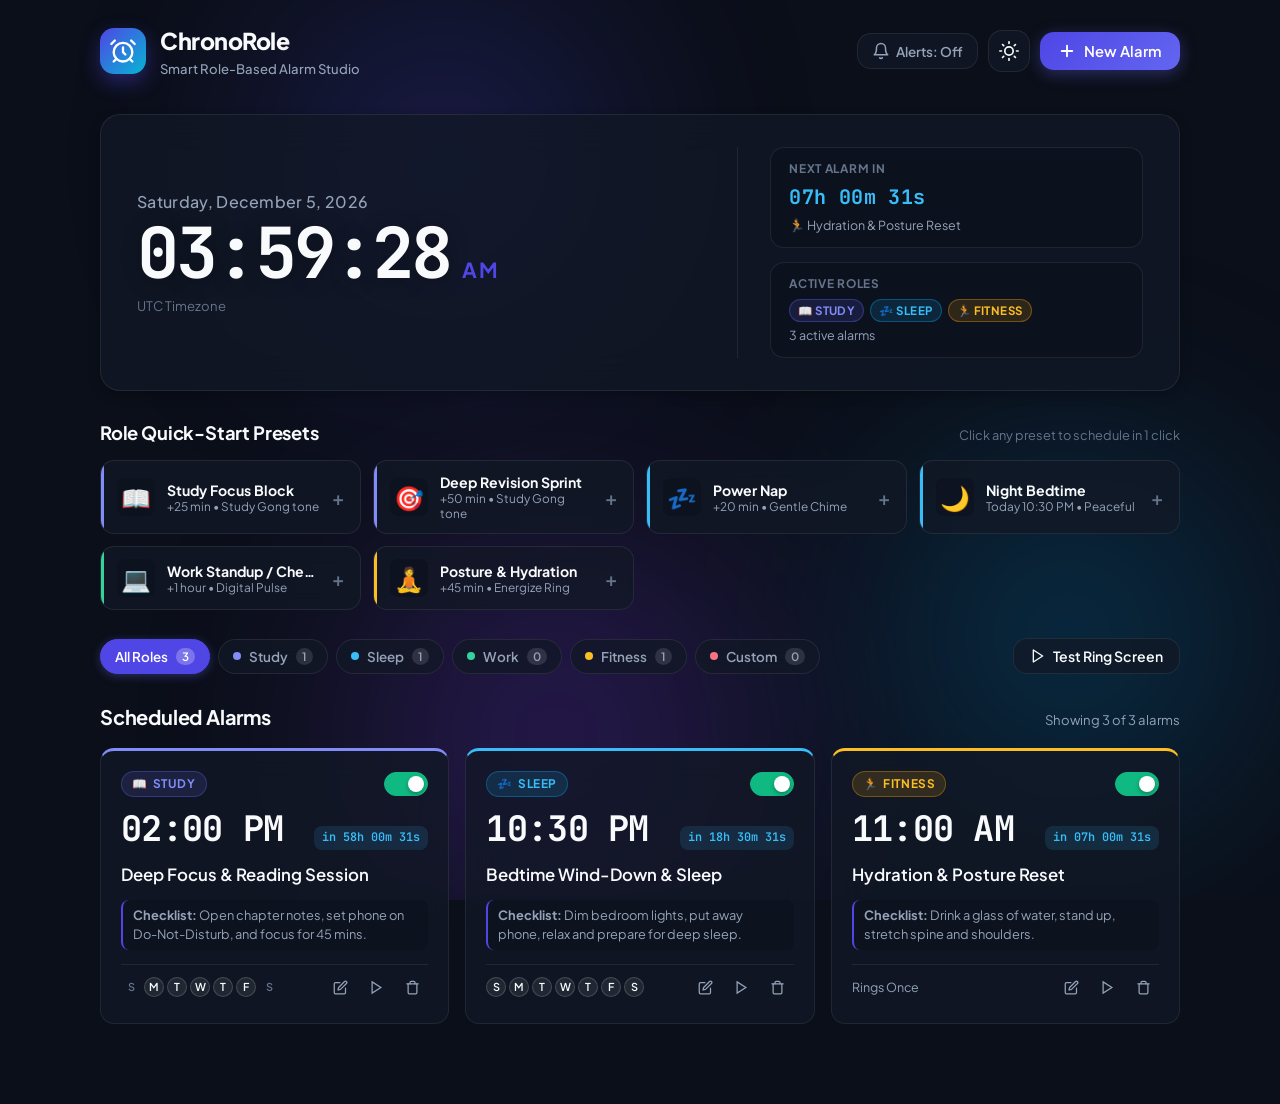
<file: exp 7_codes/jscs7/index.html>
<!DOCTYPE html>
<html lang="en" data-theme="dark">
<head>
  <meta charset="UTF-8">
  <meta name="viewport" content="width=device-width, initial-scale=1.0">
  <title>ChronoRole — Interactive Role-Based Alarm Studio</title>
  <meta name="description" content="Modern interactive alarm system with dedicated profiles for Study, Sleep, Work, Fitness, and Custom Events. Precision timing, custom audio chimes, and live countdowns.">
  <link rel="preconnect" href="https://fonts.googleapis.com">
  <link rel="preconnect" href="https://fonts.gstatic.com" crossorigin>
  <link href="https://fonts.googleapis.com/css2?family=Plus+Jakarta+Sans:wght@300;400;500;600;700;800&family=JetBrains+Mono:wght@400;500;600;700&display=swap" rel="stylesheet">
  <link rel="stylesheet" href="styles.css">
</head>
<body>
  <div class="app-background">
    <div class="ambient-glow glow-1"></div>
    <div class="ambient-glow glow-2"></div>
    <div class="ambient-glow glow-3"></div>
  </div>
  <div class="app-container">
    <!-- Header -->
    <header class="app-header">
      <div class="brand">
        <div class="logo-icon">
          <svg viewBox="0 0 24 24" width="28" height="28" fill="none" stroke="currentColor" stroke-width="2" stroke-linecap="round" stroke-linejoin="round">
            <circle cx="12" cy="13" r="8"></circle>
            <path d="M12 9v4l2 2"></path>
            <path d="M5 3 2 6"></path>
            <path d="m22 6-3-3"></path>
            <path d="M6.38 18.7 4 21"></path>
            <path d="M17.64 18.67 20 21"></path>
          </svg>
        </div>
        <div>
          <h1 class="brand-title">ChronoRole</h1>
          <p class="brand-subtitle">Smart Role-Based Alarm Studio</p>
        </div>
      </div>

      <div class="header-actions">
        <button id="notifyBtn" class="btn-icon-label" title="Enable browser push notifications" aria-label="Enable notifications">
          <svg viewBox="0 0 24 24" width="18" height="18" fill="none" stroke="currentColor" stroke-width="2" stroke-linecap="round" stroke-linejoin="round">
            <path d="M18 8A6 6 0 0 0 6 8c0 7-3 9-3 9h18s-3-2-3-9"></path>
            <path d="M13.73 21a2 2 0 0 1-3.46 0"></path>
          </svg>
          <span id="notifyBtnText">Alerts: Off</span>
        </button>

        <button id="themeToggleBtn" class="btn-icon" title="Toggle Light / Dark Mode" aria-label="Toggle theme">
          <svg class="sun-icon" viewBox="0 0 24 24" width="20" height="20" fill="none" stroke="currentColor" stroke-width="2" stroke-linecap="round" stroke-linejoin="round">
            <circle cx="12" cy="12" r="5"></circle>
            <line x1="12" y1="1" x2="12" y2="3"></line>
            <line x1="12" y1="21" x2="12" y2="23"></line>
            <line x1="4.22" y1="4.22" x2="5.64" y2="5.64"></line>
            <line x1="18.36" y1="18.36" x2="19.78" y2="19.78"></line>
            <line x1="1" y1="12" x2="3" y2="12"></line>
            <line x1="21" y1="12" x2="23" y2="12"></line>
            <line x1="4.22" y1="19.78" x2="5.64" y2="18.36"></line>
            <line x1="18.36" y1="5.64" x2="19.78" y2="4.22"></line>
          </svg>
          <svg class="moon-icon" viewBox="0 0 24 24" width="20" height="20" fill="none" stroke="currentColor" stroke-width="2" stroke-linecap="round" stroke-linejoin="round">
            <path d="M21 12.79A9 9 0 1 1 11.21 3 7 7 0 0 0 21 12.79z"></path>
          </svg>
        </button>

        <button id="openNewAlarmBtn" class="btn-primary">
          <svg viewBox="0 0 24 24" width="18" height="18" fill="none" stroke="currentColor" stroke-width="2.5" stroke-linecap="round" stroke-linejoin="round">
            <line x1="12" y1="5" x2="12" y2="19"></line>
            <line x1="5" y1="12" x2="19" y2="12"></line>
          </svg>
          <span>New Alarm</span>
        </button>
      </div>
    </header>

    <!-- Main Clock & Hero Section -->
    <section class="clock-hero-card">
      <div class="clock-display-wrap">
        <div class="clock-date" id="currentDateDisplay">Friday, September 11, 2026</div>
        <div class="clock-time-container">
          <div class="digital-time" id="currentTimeDisplay">00:00:00</div>
          <span class="digital-ampm" id="currentAmPmDisplay">AM</span>
        </div>
        <div class="clock-timezone" id="currentTimezone">Local Time (Standard Precision)</div>
      </div>

      <div class="hero-stats-panel">
        <div class="stat-box">
          <span class="stat-label">Next Alarm In</span>
          <span class="stat-value highlight-timer" id="nextAlarmCountdown">--:--:--</span>
          <span class="stat-subtext" id="nextAlarmLabel">No active alarms</span>
        </div>

        <div class="stat-box">
          <span class="stat-label">Active Roles</span>
          <div class="role-pills-row" id="activeRolesPills">
            <span class="role-pill-sm all">None</span>
          </div>
          <span class="stat-subtext" id="activeAlarmsCount">0 enabled alarms</span>
        </div>
      </div>
    </section>

    <!-- Quick Presets -->
    <section class="presets-section">
      <div class="section-title-row">
        <h2>Role Quick-Start Presets</h2>
        <span class="section-hint">Click any preset to schedule in 1 click</span>
      </div>
      <div class="preset-grid">
        <button class="preset-card study" data-preset="study-pomodoro">
          <div class="preset-icon">📖</div>
          <div class="preset-info">
            <div class="preset-title">Study Focus Block</div>
            <div class="preset-meta">+25 min &bull; Study Gong tone</div>
          </div>
          <span class="preset-plus">+</span>
        </button>

        <button class="preset-card study" data-preset="study-deep">
          <div class="preset-icon">🎯</div>
          <div class="preset-info">
            <div class="preset-title">Deep Revision Sprint</div>
            <div class="preset-meta">+50 min &bull; Study Gong tone</div>
          </div>
          <span class="preset-plus">+</span>
        </button>

        <button class="preset-card sleep" data-preset="sleep-powernap">
          <div class="preset-icon">💤</div>
          <div class="preset-info">
            <div class="preset-title">Power Nap</div>
            <div class="preset-meta">+20 min &bull; Gentle Chime</div>
          </div>
          <span class="preset-plus">+</span>
        </button>

        <button class="preset-card sleep" data-preset="sleep-night">
          <div class="preset-icon">🌙</div>
          <div class="preset-info">
            <div class="preset-title">Night Bedtime</div>
            <div class="preset-meta">Today 10:30 PM &bull; Peaceful</div>
          </div>
          <span class="preset-plus">+</span>
        </button>

        <button class="preset-card work" data-preset="work-standup">
          <div class="preset-icon">💻</div>
          <div class="preset-info">
            <div class="preset-title">Work Standup / Check-in</div>
            <div class="preset-meta">+1 hour &bull; Digital Pulse</div>
          </div>
          <span class="preset-plus">+</span>
        </button>

        <button class="preset-card fitness" data-preset="fitness-stretch">
          <div class="preset-icon">🧘</div>
          <div class="preset-info">
            <div class="preset-title">Posture & Hydration</div>
            <div class="preset-meta">+45 min &bull; Energize Ring</div>
          </div>
          <span class="preset-plus">+</span>
        </button>
      </div>
    </section>

    <!-- Filter and Search Bar -->
    <section class="filter-controls-section">
      <div class="role-filter-bar" id="roleFilterBar">
        <button class="filter-chip active" data-filter="all">
          <span>All Roles</span>
          <span class="filter-count" id="countAll">0</span>
        </button>
        <button class="filter-chip" data-filter="study">
          <span class="role-dot study"></span>
          <span>Study</span>
          <span class="filter-count" id="countStudy">0</span>
        </button>
        <button class="filter-chip" data-filter="sleep">
          <span class="role-dot sleep"></span>
          <span>Sleep</span>
          <span class="filter-count" id="countSleep">0</span>
        </button>
        <button class="filter-chip" data-filter="work">
          <span class="role-dot work"></span>
          <span>Work</span>
          <span class="filter-count" id="countWork">0</span>
        </button>
        <button class="filter-chip" data-filter="fitness">
          <span class="role-dot fitness"></span>
          <span>Fitness</span>
          <span class="filter-count" id="countFitness">0</span>
        </button>
        <button class="filter-chip" data-filter="custom">
          <span class="role-dot custom"></span>
          <span>Custom</span>
          <span class="filter-count" id="countCustom">0</span>
        </button>
      </div>

      <div class="filter-extra-actions">
        <button id="testAlarmSampleBtn" class="btn-secondary" title="Preview the ringing overlay right now">
          <svg viewBox="0 0 24 24" width="16" height="16" fill="none" stroke="currentColor" stroke-width="2" stroke-linecap="round" stroke-linejoin="round">
            <polygon points="5 3 19 12 5 21 5 3"></polygon>
          </svg>
          <span>Test Ring Screen</span>
        </button>
      </div>
    </section>

    <!-- Alarms List Container -->
    <section class="alarms-section">
      <div class="alarms-header">
        <h2 id="alarmsListTitle">Scheduled Alarms</h2>
        <span class="alarms-subtext" id="alarmCountDetail">Showing 0 alarms</span>
      </div>

      <div id="alarmsList" class="alarms-grid">
        <!-- Rendered dynamically by app.js -->
      </div>

      <!-- Empty State -->
      <div id="emptyState" class="empty-state">
        <div class="empty-state-icon">⏰</div>
        <h3>No Alarms in this Category</h3>
        <p>Stay on track with your study routine, sleep hygiene, work goals, and workouts. Add a new alarm or choose a quick preset above.</p>
        <button class="btn-primary" id="emptyStateCreateBtn">Create Your First Alarm</button>
      </div>
    </section>
  </div>

  <!-- Create / Edit Alarm Modal -->
  <div id="alarmModal" class="modal-backdrop" aria-hidden="true">
    <div class="modal-dialog" role="dialog" aria-labelledby="modalTitle">
      <div class="modal-header">
        <h3 id="modalTitle">Set New Alarm</h3>
        <button class="btn-close" id="closeModalBtn" aria-label="Close dialog">&times;</button>
      </div>

      <form id="alarmForm">
        <input type="hidden" id="editAlarmId" value="">

        <!-- Role Selector -->
        <div class="form-group">
          <label class="form-label">Alarm Role & Purpose</label>
          <div class="role-selection-grid">
            <label class="role-radio-label">
              <input type="radio" name="alarmRole" value="study" checked>
              <div class="role-radio-card study">
                <span class="role-icon">📖</span>
                <span class="role-name">Study</span>
                <span class="role-desc">Focus, exam, reading</span>
              </div>
            </label>
            <label class="role-radio-label">
              <input type="radio" name="alarmRole" value="sleep">
              <div class="role-radio-card sleep">
                <span class="role-icon">💤</span>
                <span class="role-name">Sleep</span>
                <span class="role-desc">Wake-up, nap, bedtime</span>
              </div>
            </label>
            <label class="role-radio-label">
              <input type="radio" name="alarmRole" value="work">
              <div class="role-radio-card work">
                <span class="role-icon">💻</span>
                <span class="role-name">Work</span>
                <span class="role-desc">Meetings, standups</span>
              </div>
            </label>
            <label class="role-radio-label">
              <input type="radio" name="alarmRole" value="fitness">
              <div class="role-radio-card fitness">
                <span class="role-icon">🏃</span>
                <span class="role-name">Fitness</span>
                <span class="role-desc">Hydration, workout</span>
              </div>
            </label>
            <label class="role-radio-label">
              <input type="radio" name="alarmRole" value="custom">
              <div class="role-radio-card custom">
                <span class="role-icon">⭐</span>
                <span class="role-name">Custom</span>
                <span class="role-desc">Events, reminders</span>
              </div>
            </label>
          </div>
        </div>

        <!-- Alarm Title / Memo -->
        <div class="form-group">
          <label for="alarmTitle" class="form-label">Alarm Label / Note</label>
          <input type="text" id="alarmTitle" class="form-input" placeholder="e.g., Mathematics Revision Session" required maxlength="60">
        </div>

        <!-- Time Picker & Quick Add Buttons -->
        <div class="form-group">
          <label for="alarmTime" class="form-label">Target Time (24h or AM/PM)</label>
          <div class="time-input-row">
            <input type="time" id="alarmTime" class="form-input time-picker" required step="60">
            <div class="quick-time-buttons">
              <button type="button" class="btn-time-quick" data-add="5">+5m</button>
              <button type="button" class="btn-time-quick" data-add="15">+15m</button>
              <button type="button" class="btn-time-quick" data-add="30">+30m</button>
              <button type="button" class="btn-time-quick" data-add="60">+1h</button>
            </div>
          </div>
        </div>

        <!-- Recurrence Days -->
        <div class="form-group">
          <label class="form-label">Repeat Days</label>
          <div class="repeat-days-row">
            <label class="day-chip"><input type="checkbox" name="repeatDay" value="0"><span>Sun</span></label>
            <label class="day-chip"><input type="checkbox" name="repeatDay" value="1"><span>Mon</span></label>
            <label class="day-chip"><input type="checkbox" name="repeatDay" value="2"><span>Tue</span></label>
            <label class="day-chip"><input type="checkbox" name="repeatDay" value="3"><span>Wed</span></label>
            <label class="day-chip"><input type="checkbox" name="repeatDay" value="4"><span>Thu</span></label>
            <label class="day-chip"><input type="checkbox" name="repeatDay" value="5"><span>Fri</span></label>
            <label class="day-chip"><input type="checkbox" name="repeatDay" value="6"><span>Sat</span></label>
          </div>
          <span class="form-hint">Leave all unchecked to ring once at the next upcoming occurrence.</span>
        </div>

        <!-- Sound and Tone -->
        <div class="form-group sound-group">
          <div class="form-row-between">
            <label for="alarmTone" class="form-label">Alarm Sound Profile</label>
            <button type="button" id="previewToneBtn" class="btn-subtle">
              <svg viewBox="0 0 24 24" width="14" height="14" fill="none" stroke="currentColor" stroke-width="2">
                <polygon points="5 3 19 12 5 21 5 3"></polygon>
              </svg>
              <span>Listen Tone</span>
            </button>
          </div>
          <select id="alarmTone" class="form-input">
            <option value="chime">Gentle Zen Chime (Relaxed & Soft)</option>
            <option value="study-bell" selected>Study Temple Gong (Resonant Focus)</option>
            <option value="digital-pulse">Digital High-Beep (Clear & Crisp)</option>
            <option value="energize">Energizing Arpeggio (Fitness & Wakeup)</option>
            <option value="siren">Urgent Beep Alarm (Never Miss)</option>
          </select>
        </div>

        <!-- Role-Specific Motivational Tip or Target Action -->
        <div class="form-group">
          <label for="alarmActionPrompt" class="form-label">Role Focus Checklist / Prompt (Optional)</label>
          <input type="text" id="alarmActionPrompt" class="form-input" placeholder="e.g., Turn off phone, open chapter 4 notes, keep water bottle ready" maxlength="100">
        </div>

        <div class="modal-footer">
          <button type="button" class="btn-secondary" id="cancelModalBtn">Cancel</button>
          <button type="submit" class="btn-primary" id="saveAlarmBtn">Save Alarm</button>
        </div>
      </form>
    </div>
  </div>

  <!-- Alarm Firing / Ringing Overlay Modal -->
  <div id="ringingOverlay" class="ringing-overlay" aria-hidden="true" role="alertdialog">
    <div class="ringing-backdrop-pulse"></div>
    <div class="ringing-card" id="ringingCard">
      <div class="ringing-top-tag" id="ringingRoleTag">
        <span id="ringingRoleIcon">📖</span>
        <span id="ringingRoleName">Study Alarm</span>
      </div>

      <div class="ringing-clock-face">
        <div class="ringing-bell-animation">
          <svg viewBox="0 0 24 24" width="64" height="64" fill="none" stroke="currentColor" stroke-width="2" stroke-linecap="round" stroke-linejoin="round">
            <path d="M18 8A6 6 0 0 0 6 8c0 7-3 9-3 9h18s-3-2-3-9"></path>
            <path d="M13.73 21a2 2 0 0 1-3.46 0"></path>
            <line x1="2" y1="8" x2="4" y2="8"></line>
            <line x1="20" y1="8" x2="22" y2="8"></line>
          </svg>
        </div>
        <div class="ringing-time" id="ringingTime">08:00 AM</div>
        <h2 class="ringing-title" id="ringingTitle">Physics Revision Session</h2>
      </div>

      <div class="ringing-role-message-box" id="ringingMessageBox">
        <p class="role-tip-label" id="ringingTipLabel">Role Checklist</p>
        <p class="role-tip-content" id="ringingTipContent">Time to sit down, grab your notes, and stay focused for this session.</p>
      </div>

      <!-- Ringing Sound Status & Volume -->
      <div class="ringing-sound-bar">
        <span class="volume-icon">🔊</span>
        <input type="range" id="ringingVolume" min="0.1" max="1" step="0.05" value="0.85" aria-label="Volume">
        <button id="silenceAudioBtn" class="btn-subtle" title="Mute/Unmute sound">Mute Sound</button>
      </div>

      <!-- Action Buttons -->
      <div class="ringing-actions">
        <div class="snooze-group">
          <span class="snooze-label">Snooze:</span>
          <button class="btn-snooze" data-snooze="5">+5m</button>
          <button class="btn-snooze" data-snooze="10">+10m</button>
          <button class="btn-snooze" data-snooze="15">+15m</button>
        </div>

        <button id="dismissAlarmBtn" class="btn-dismiss">
          <svg viewBox="0 0 24 24" width="22" height="22" fill="none" stroke="currentColor" stroke-width="3" stroke-linecap="round" stroke-linejoin="round">
            <line x1="18" y1="6" x2="6" y2="18"></line>
            <line x1="6" y1="6" x2="18" y2="18"></line>
          </svg>
          <span>Dismiss Alarm</span>
        </button>
      </div>
    </div>
  </div>

  <!-- Toast Notification System -->
  <div id="toastContainer" class="toast-container" aria-live="polite"></div>

  <script src="app.js"></script>
</body>
</html>
</file>
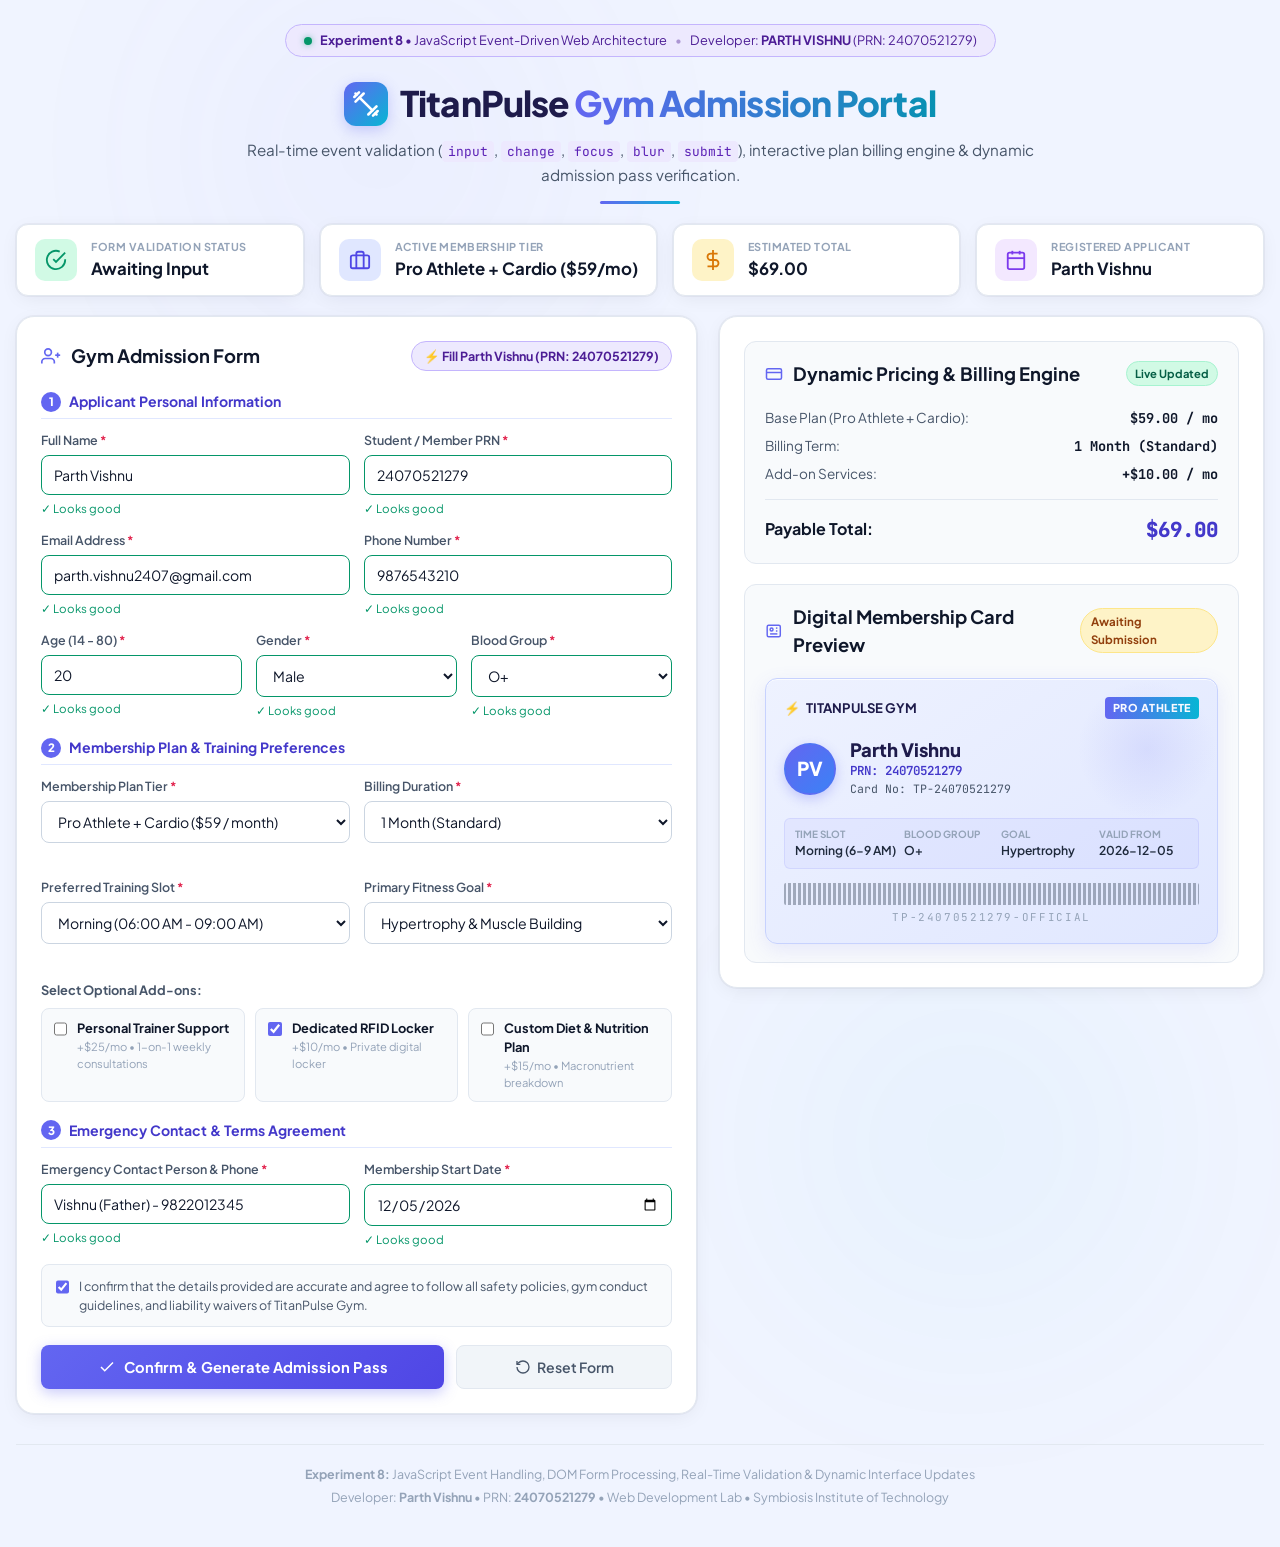
<file: exp 8_codes/jscs8/index.html>
<!DOCTYPE html>
<html lang="en">
<head>
  <meta charset="UTF-8">
  <meta name="viewport" content="width=device-width, initial-scale=1.0">
  <title>TitanPulse Gym Admission &amp; Membership Portal — Experiment 8</title>
  <meta name="description" content="State-of-the-art Gym Admission Portal featuring real-time event-driven validation, dynamic plan calculations, live pass generation, and instant receipt rendering.">
  <!-- Fonts -->
  <link rel="preconnect" href="https://fonts.googleapis.com">
  <link rel="preconnect" href="https://fonts.gstatic.com" crossorigin>
  <link href="https://fonts.googleapis.com/css2?family=Plus+Jakarta+Sans:wght@400;500;600;700;800&family=JetBrains+Mono:wght@400;500;600;700&display=swap" rel="stylesheet">
  <link rel="stylesheet" href="style.css">
</head>
<body>
  <!-- Background Ambient Glow -->
  <div class="ambient-glow glow-1"></div>
  <div class="ambient-glow glow-2"></div>

  <div class="portal-wrapper">

    <!-- Top Metadata Pill -->
    <div class="top-meta-badge">
      <span class="badge-dot"></span>
      <span class="meta-item"><strong>Experiment 8</strong> • JavaScript Event-Driven Web Architecture</span>
      <span class="meta-sep">•</span>
      <span class="meta-item">Developer: <strong>PARTH VISHNU</strong> (PRN: 24070521279)</span>
    </div>

    <!-- Header Section -->
    <header class="portal-header">
      <div class="brand-line">
        <div class="brand-logo">
          <svg viewBox="0 0 24 24" width="28" height="28" fill="none" stroke="currentColor" stroke-width="2.2" stroke-linecap="round" stroke-linejoin="round">
            <path d="m6.5 6.5 11 11"></path>
            <path d="m21 21-1-1"></path>
            <path d="m3 3 1 1"></path>
            <path d="m18 22 4-4"></path>
            <path d="m2 6 4-4"></path>
            <path d="m3 10 7-7"></path>
            <path d="m14 21 7-7"></path>
          </svg>
        </div>
        <h1 class="brand-title">TitanPulse <span class="highlight-brand">Gym Admission Portal</span></h1>
      </div>
      <p class="brand-subtitle">
        Real-time event validation (<code>input</code>, <code>change</code>, <code>focus</code>, <code>blur</code>, <code>submit</code>), interactive plan billing engine &amp; dynamic admission pass verification.
      </p>
      <div class="header-divider"></div>
    </header>

    <!-- Top Live Stats Ribbon -->
    <section class="live-metrics-ribbon" aria-label="Portal Live Statistics">
      <div class="ribbon-card">
        <div class="ribbon-icon icon-emerald">
          <svg viewBox="0 0 24 24" width="22" height="22" fill="none" stroke="currentColor" stroke-width="2">
            <path d="M22 11.08V12a10 10 0 1 1-5.93-9.14"></path>
            <polyline points="22 4 12 14.01 9 11.01"></polyline>
          </svg>
        </div>
        <div class="ribbon-info">
          <span class="ribbon-label">FORM VALIDATION STATUS</span>
          <span class="ribbon-val" id="ribbonFormStatus">Awaiting Input</span>
        </div>
      </div>

      <div class="ribbon-card">
        <div class="ribbon-icon icon-indigo">
          <svg viewBox="0 0 24 24" width="22" height="22" fill="none" stroke="currentColor" stroke-width="2">
            <rect x="2" y="7" width="20" height="14" rx="2" ry="2"></rect>
            <path d="M16 21V5a2 2 0 0 0-2-2h-4a2 2 0 0 0-2 2v16"></path>
          </svg>
        </div>
        <div class="ribbon-info">
          <span class="ribbon-label">ACTIVE MEMBERSHIP TIER</span>
          <span class="ribbon-val" id="ribbonTierName">Pro Athlete ($59/mo)</span>
        </div>
      </div>

      <div class="ribbon-card">
        <div class="ribbon-icon icon-amber">
          <svg viewBox="0 0 24 24" width="22" height="22" fill="none" stroke="currentColor" stroke-width="2">
            <line x1="12" y1="1" x2="12" y2="23"></line>
            <path d="M17 5H9.5a3.5 3.5 0 0 0 0 7h5a3.5 3.5 0 0 1 0 7H6"></path>
          </svg>
        </div>
        <div class="ribbon-info">
          <span class="ribbon-label">ESTIMATED TOTAL</span>
          <span class="ribbon-val" id="ribbonTotalAmount">$59.00</span>
        </div>
      </div>

      <div class="ribbon-card">
        <div class="ribbon-icon icon-purple">
          <svg viewBox="0 0 24 24" width="22" height="22" fill="none" stroke="currentColor" stroke-width="2">
            <rect x="3" y="4" width="18" height="18" rx="2" ry="2"></rect>
            <line x1="16" y1="2" x2="16" y2="6"></line>
            <line x1="8" y1="2" x2="8" y2="6"></line>
            <line x1="3" y1="10" x2="21" y2="10"></line>
          </svg>
        </div>
        <div class="ribbon-info">
          <span class="ribbon-label">REGISTERED APPLICANT</span>
          <span class="ribbon-val" id="ribbonApplicantName">PARTH VISHNU</span>
        </div>
      </div>
    </section>

    <!-- Main Two-Column Interactive Workspace -->
    <main class="portal-main-grid">

      <!-- LEFT COLUMN: ADMISSION APPLICATION FORM -->
      <section class="portal-card form-panel">
        <div class="card-header-bar">
          <div class="title-with-icon">
            <svg viewBox="0 0 24 24" width="20" height="20" fill="none" stroke="currentColor" stroke-width="2">
              <path d="M16 21v-2a4 4 0 0 0-4-4H5a4 4 0 0 0-4 4v2"></path>
              <circle cx="8.5" cy="7.5" r="4"></circle>
              <line x1="20" y1="8" x2="20" y2="14"></line>
              <line x1="23" y1="11" x2="17" y2="11"></line>
            </svg>
            <h2>Gym Admission Form</h2>
          </div>
          <button type="button" class="btn-preset-fill" id="fillParthPresetBtn" title="Fill with Parth Vishnu details">
            ⚡ Fill Parth Vishnu (PRN: 24070521279)
          </button>
        </div>

        <form id="gymAdmissionForm" novalidate autocomplete="off">
          
          <!-- Field Group 1: Personal Details -->
          <div class="form-section-title">
            <span class="step-num">1</span>
            <span>Applicant Personal Information</span>
          </div>

          <div class="form-row two-col">
            <div class="input-control" id="ctrlFullName">
              <label for="fullName">Full Name <span class="req">*</span></label>
              <input type="text" id="fullName" name="fullName" placeholder="e.g. Parth Vishnu" value="Parth Vishnu" required>
              <span class="field-feedback" id="fbFullName"></span>
            </div>

            <div class="input-control" id="ctrlPrn">
              <label for="prnNumber">Student / Member PRN <span class="req">*</span></label>
              <input type="text" id="prnNumber" name="prnNumber" placeholder="e.g. 24070521279" value="24070521279" required>
              <span class="field-feedback" id="fbPrn"></span>
            </div>
          </div>

          <div class="form-row two-col">
            <div class="input-control" id="ctrlEmail">
              <label for="email">Email Address <span class="req">*</span></label>
              <input type="email" id="email" name="email" placeholder="parth.vishnu2407@gmail.com" value="parth.vishnu2407@gmail.com" required>
              <span class="field-feedback" id="fbEmail"></span>
            </div>

            <div class="input-control" id="ctrlPhone">
              <label for="phone">Phone Number <span class="req">*</span></label>
              <input type="tel" id="phone" name="phone" placeholder="10-digit mobile, e.g. 9876543210" value="9876543210" required>
              <span class="field-feedback" id="fbPhone"></span>
            </div>
          </div>

          <div class="form-row three-col">
            <div class="input-control" id="ctrlAge">
              <label for="age">Age (14 - 80) <span class="req">*</span></label>
              <input type="number" id="age" name="age" min="14" max="80" placeholder="e.g. 20" value="20" required>
              <span class="field-feedback" id="fbAge"></span>
            </div>

            <div class="input-control" id="ctrlGender">
              <label for="gender">Gender <span class="req">*</span></label>
              <select id="gender" name="gender" required>
                <option value="">Select Gender</option>
                <option value="Male" selected>Male</option>
                <option value="Female">Female</option>
                <option value="Non-Binary">Non-Binary</option>
                <option value="Prefer not to say">Prefer not to say</option>
              </select>
              <span class="field-feedback" id="fbGender"></span>
            </div>

            <div class="input-control" id="ctrlBloodGroup">
              <label for="bloodGroup">Blood Group <span class="req">*</span></label>
              <select id="bloodGroup" name="bloodGroup" required>
                <option value="">Select Group</option>
                <option value="O+" selected>O+</option>
                <option value="O-">O-</option>
                <option value="A+">A+</option>
                <option value="A-">A-</option>
                <option value="B+">B+</option>
                <option value="B-">B-</option>
                <option value="AB+">AB+</option>
                <option value="AB-">AB-</option>
              </select>
              <span class="field-feedback" id="fbBloodGroup"></span>
            </div>
          </div>

          <!-- Field Group 2: Membership & Training Details -->
          <div class="form-section-title">
            <span class="step-num">2</span>
            <span>Membership Plan &amp; Training Preferences</span>
          </div>

          <div class="form-row two-col">
            <div class="input-control" id="ctrlPlan">
              <label for="membershipPlan">Membership Plan Tier <span class="req">*</span></label>
              <select id="membershipPlan" name="membershipPlan" required>
                <option value="basic" data-price="29">Standard Starter ($29 / month)</option>
                <option value="pro" data-price="59" selected>Pro Athlete + Cardio ($59 / month)</option>
                <option value="elite" data-price="99">Elite Titan VIP + Sauna ($99 / month)</option>
              </select>
              <span class="field-feedback" id="fbPlan"></span>
            </div>

            <div class="input-control" id="ctrlDuration">
              <label for="membershipDuration">Billing Duration <span class="req">*</span></label>
              <select id="membershipDuration" name="membershipDuration" required>
                <option value="1" data-discount="0">1 Month (Standard)</option>
                <option value="3" data-discount="0.05">3 Months (5% off)</option>
                <option value="6" data-discount="0.10">6 Months (10% off)</option>
                <option value="12" data-discount="0.20">12 Months (20% off Annual)</option>
              </select>
              <span class="field-feedback" id="fbDuration"></span>
            </div>
          </div>

          <div class="form-row two-col">
            <div class="input-control" id="ctrlSlot">
              <label for="trainingSlot">Preferred Training Slot <span class="req">*</span></label>
              <select id="trainingSlot" name="trainingSlot" required>
                <option value="Morning (06:00 AM - 09:00 AM)" selected>Morning (06:00 AM - 09:00 AM)</option>
                <option value="Noon (11:00 AM - 02:00 PM)">Noon (11:00 AM - 02:00 PM)</option>
                <option value="Evening (05:00 PM - 08:00 PM)">Evening (05:00 PM - 08:00 PM)</option>
                <option value="Night Owls (08:00 PM - 11:00 PM)">Night Owls (08:00 PM - 11:00 PM)</option>
              </select>
              <span class="field-feedback" id="fbSlot"></span>
            </div>

            <div class="input-control" id="ctrlGoal">
              <label for="fitnessGoal">Primary Fitness Goal <span class="req">*</span></label>
              <select id="fitnessGoal" name="fitnessGoal" required>
                <option value="Hypertrophy & Muscle Building" selected>Hypertrophy &amp; Muscle Building</option>
                <option value="Weight Loss & Conditioning">Weight Loss &amp; Conditioning</option>
                <option value="Strength & Powerlifting">Strength &amp; Powerlifting</option>
                <option value="Athletic Agility & Endurance">Athletic Agility &amp; Endurance</option>
                <option value="General Health & Flexibility">General Health &amp; Flexibility</option>
              </select>
              <span class="field-feedback" id="fbGoal"></span>
            </div>
          </div>

          <!-- Add-ons Multi-check -->
          <div class="addons-container">
            <label class="section-sublabel">Select Optional Add-ons:</label>
            <div class="addons-grid">
              <label class="addon-card">
                <input type="checkbox" name="addons" value="trainer" data-addon-price="25">
                <div class="addon-desc">
                  <strong>Personal Trainer Support</strong>
                  <span>+$25/mo • 1-on-1 weekly consultations</span>
                </div>
              </label>

              <label class="addon-card">
                <input type="checkbox" name="addons" value="locker" data-addon-price="10" checked>
                <div class="addon-desc">
                  <strong>Dedicated RFID Locker</strong>
                  <span>+$10/mo • Private digital locker</span>
                </div>
              </label>

              <label class="addon-card">
                <input type="checkbox" name="addons" value="diet" data-addon-price="15">
                <div class="addon-desc">
                  <strong>Custom Diet &amp; Nutrition Plan</strong>
                  <span>+$15/mo • Macronutrient breakdown</span>
                </div>
              </label>
            </div>
          </div>

          <!-- Emergency Contact & Medical Declaration -->
          <div class="form-section-title">
            <span class="step-num">3</span>
            <span>Emergency Contact &amp; Terms Agreement</span>
          </div>

          <div class="form-row two-col">
            <div class="input-control" id="ctrlEmergContact">
              <label for="emergContact">Emergency Contact Person &amp; Phone <span class="req">*</span></label>
              <input type="text" id="emergContact" name="emergContact" placeholder="e.g. Vishnu (Guardian) - 9822012345" value="Vishnu (Father) - 9822012345" required>
              <span class="field-feedback" id="fbEmergContact"></span>
            </div>

            <div class="input-control" id="ctrlStartDate">
              <label for="startDate">Membership Start Date <span class="req">*</span></label>
              <input type="date" id="startDate" name="startDate" required>
              <span class="field-feedback" id="fbStartDate"></span>
            </div>
          </div>

          <div class="agreement-box">
            <label class="agreement-check">
              <input type="checkbox" id="termsAgreement" required checked>
              <span>I confirm that the details provided are accurate and agree to follow all safety policies, gym conduct guidelines, and liability waivers of TitanPulse Gym.</span>
            </label>
            <span class="field-feedback" id="fbTerms"></span>
          </div>

          <!-- Action Buttons -->
          <div class="form-action-row">
            <button type="submit" id="submitAdmissionBtn" class="btn-submit">
              <svg viewBox="0 0 24 24" width="18" height="18" fill="none" stroke="currentColor" stroke-width="2">
                <polyline points="20 6 9 17 4 12"></polyline>
              </svg>
              <span>Confirm &amp; Generate Admission Pass</span>
            </button>
            <button type="button" id="resetAdmissionBtn" class="btn-reset">
              <svg viewBox="0 0 24 24" width="16" height="16" fill="none" stroke="currentColor" stroke-width="2">
                <path d="M3 12a9 9 0 1 0 9-9 9.75 9.75 0 0 0-6.74 2.74L3 8"></path>
                <path d="M3 3v5h5"></path>
              </svg>
              <span>Reset Form</span>
            </button>
          </div>

          <div id="formLiveNotification" class="form-notification-banner" role="alert"></div>

        </form>
      </section>

      <!-- RIGHT COLUMN: DYNAMIC LIVE PREVIEW & CONFIRMATION -->
      <section class="portal-card preview-panel">
        
        <!-- Live Pricing Breakdown Card -->
        <div class="inner-card billing-card">
          <div class="card-header-bar">
            <div class="title-with-icon">
              <svg viewBox="0 0 24 24" width="18" height="18" fill="none" stroke="currentColor" stroke-width="2">
                <rect x="2" y="5" width="20" height="14" rx="2"></rect>
                <line x1="2" y1="10" x2="22" y2="10"></line>
              </svg>
              <h3>Dynamic Pricing &amp; Billing Engine</h3>
            </div>
            <span class="live-pill">Live Updated</span>
          </div>

          <div class="billing-table">
            <div class="billing-row">
              <span>Base Plan (<span id="billPlanLabel">Pro Athlete</span>):</span>
              <strong id="billBaseRate">$59.00 / mo</strong>
            </div>
            <div class="billing-row">
              <span>Billing Term:</span>
              <strong id="billDurationLabel">1 Month</strong>
            </div>
            <div class="billing-row">
              <span>Add-on Services:</span>
              <strong id="billAddonsRate">+$10.00 / mo</strong>
            </div>
            <div class="billing-row discount-row" id="billDiscountRow" style="display: none;">
              <span>Term Discount Applied:</span>
              <strong id="billDiscountRate">-$0.00</strong>
            </div>
            <div class="billing-divider"></div>
            <div class="billing-row total-row">
              <span>Payable Total:</span>
              <span class="grand-total-val" id="billGrandTotal">$69.00</span>
            </div>
          </div>
        </div>

        <!-- Dynamic Digital Admission Card / Badge Preview -->
        <div class="inner-card pass-card" id="admissionPassContainer">
          <div class="card-header-bar">
            <div class="title-with-icon">
              <svg viewBox="0 0 24 24" width="18" height="18" fill="none" stroke="currentColor" stroke-width="2">
                <rect x="3" y="4" width="18" height="16" rx="2"></rect>
                <circle cx="9" cy="10" r="2"></circle>
                <line x1="15" y1="8" x2="17" y2="8"></line>
                <line x1="15" y1="12" x2="17" y2="12"></line>
                <line x1="7" y1="16" x2="17" y2="16"></line>
              </svg>
              <h3>Digital Membership Card Preview</h3>
            </div>
            <span class="status-chip" id="passStatusChip">Awaiting Submission</span>
          </div>

          <div class="membership-badge-ui" id="membershipBadgeUi">
            <div class="badge-top-row">
              <div class="badge-gym-name">
                <span class="badge-icon">⚡</span>
                <strong>TITANPULSE GYM</strong>
              </div>
              <span class="badge-tier-tag" id="badgeTierTag">PRO ATHLETE</span>
            </div>

            <div class="badge-center-row">
              <div class="badge-avatar">
                <span id="badgeAvatarLetter">PV</span>
              </div>
              <div class="badge-user-info">
                <div class="badge-user-name" id="badgeUserName">Parth Vishnu</div>
                <div class="badge-user-prn">PRN: <span id="badgeUserPrn">24070521279</span></div>
                <div class="badge-user-id">Card No: <span id="badgeCardId">TP-24070521279</span></div>
              </div>
            </div>

            <div class="badge-footer-grid">
              <div class="badge-detail-item">
                <span class="b-lbl">TIME SLOT</span>
                <span class="b-val" id="badgeSlot">Morning (6-9 AM)</span>
              </div>
              <div class="badge-detail-item">
                <span class="b-lbl">BLOOD GROUP</span>
                <span class="b-val" id="badgeBloodGroup">O+</span>
              </div>
              <div class="badge-detail-item">
                <span class="b-lbl">GOAL</span>
                <span class="b-val" id="badgeGoal">Hypertrophy</span>
              </div>
              <div class="badge-detail-item">
                <span class="b-lbl">VALID FROM</span>
                <span class="b-val" id="badgeValidFrom">Today</span>
              </div>
            </div>

            <div class="badge-barcode-row">
              <div class="barcode-lines"></div>
              <span class="barcode-text" id="badgeBarcodeText">TP-24070521279-OFFICIAL</span>
            </div>
          </div>
        </div>

        <!-- Success Confirmation Modal / Card (Activated upon submit) -->
        <div class="inner-card confirmation-card" id="admissionConfirmationCard" style="display: none;">
          <div class="confirm-icon-box">
            <svg viewBox="0 0 24 24" width="32" height="32" fill="none" stroke="currentColor" stroke-width="2.5">
              <path d="M22 11.08V12a10 10 0 1 1-5.93-9.14"></path>
              <polyline points="22 4 12 14.01 9 11.01"></polyline>
            </svg>
          </div>
          <h3 class="confirm-title">Admission Confirmed Successfully!</h3>
          <p class="confirm-message" id="confirmMessageText">
            Welcome to TitanPulse Gym, <strong>Parth Vishnu</strong>! Your admission under PRN <strong>24070521279</strong> has been verified and registered into the system.
          </p>

          <div class="receipt-summary-box" id="receiptSummaryBox">
            <!-- Populated on successful submission -->
          </div>

          <div class="confirm-actions">
            <button type="button" class="btn-print" id="printReceiptBtn">
              <svg viewBox="0 0 24 24" width="16" height="16" fill="none" stroke="currentColor" stroke-width="2">
                <polyline points="6 9 6 2 18 2 18 9"></polyline>
                <path d="M6 18H4a2 2 0 0 1-2-2v-5a2 2 0 0 1 2-2h16a2 2 0 0 1 2 2v5a2 2 0 0 1-2 2h-2"></path>
                <rect x="6" y="14" width="12" height="8"></rect>
              </svg>
              <span>Print Official Admission Slip</span>
            </button>
            <button type="button" class="btn-secondary" id="newAdmissionBtn">New Admission</button>
          </div>
        </div>

      </section>

    </main>

    <!-- Portal Footer -->
    <footer class="portal-footer">
      <div class="footer-content">
        <p><strong>Experiment 8:</strong> JavaScript Event Handling, DOM Form Processing, Real-Time Validation &amp; Dynamic Interface Updates</p>
        <p>Developer: <strong>Parth Vishnu</strong> • PRN: <strong>24070521279</strong> • Web Development Lab • Symbiosis Institute of Technology</p>
      </div>
    </footer>

  </div>

  <script src="script.js"></script>
</body>
</html>
</file>
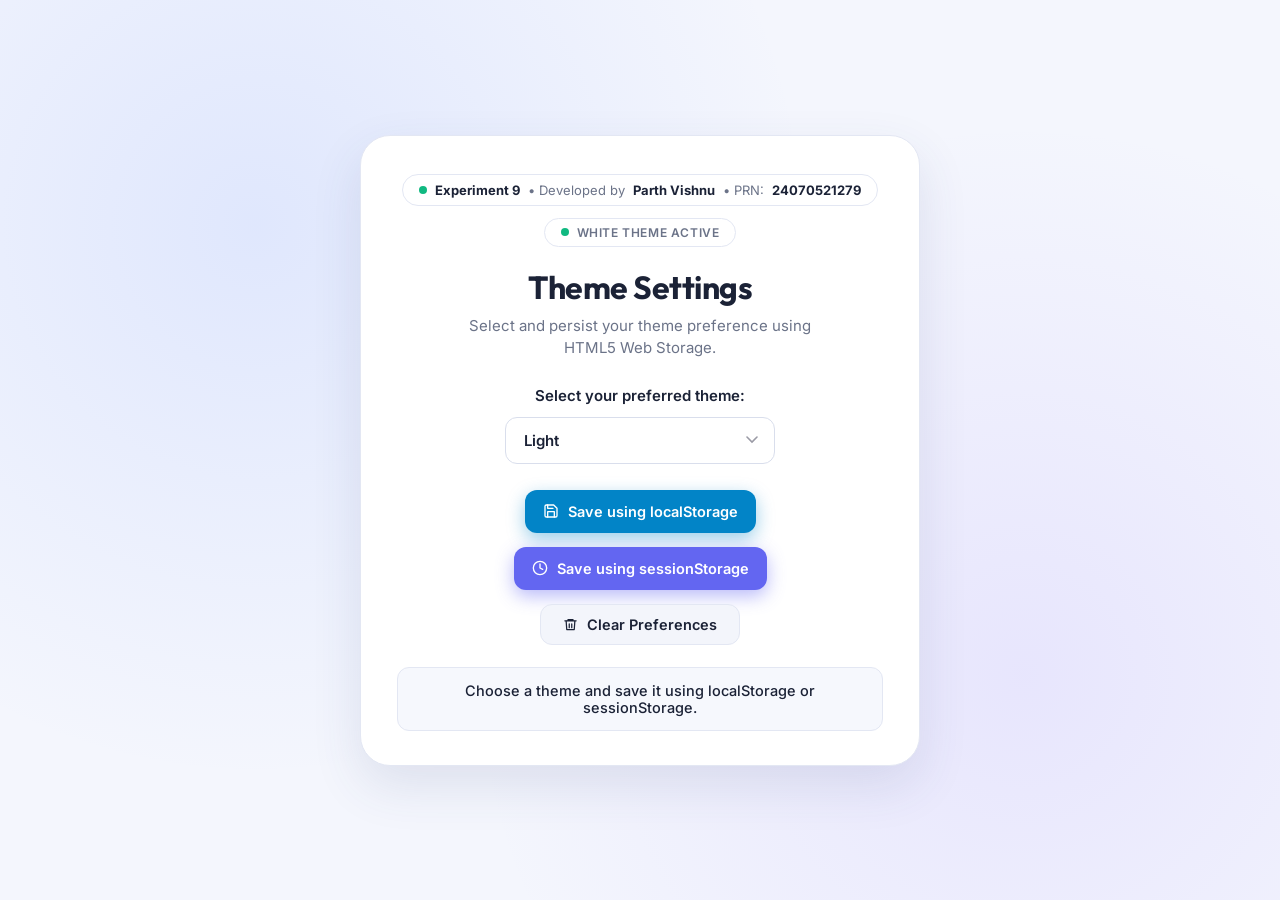
<file: exp 9_codes/jscs9/index.html>
<!DOCTYPE html>
<html lang="en">
<head>
<meta charset="UTF-8">
<meta name="viewport" content="width=device-width, initial-scale=1.0">
<title>Theme Settings - Experiment 9</title>
<link rel="preconnect" href="https://fonts.googleapis.com">
<link href="https://fonts.googleapis.com/css2?family=Inter:wght@400;500;600;700&family=Outfit:wght@600;700&display=swap" rel="stylesheet">
<link rel="stylesheet" href="style.css">
</head>
<body class="light">
<div class="card">
  <!-- Developer badge: edit these in the script below -->
  <div class="chip">
    <span class="dot"></span>
    <b>Experiment 9</b> &bull; Developed by <b id="devName"></b> &bull; PRN: <b id="devPrn"></b>
  </div>

  <div class="status-row">
    <div class="chip status"><span class="dot"></span><span id="themeStatus">WHITE THEME ACTIVE</span></div>
  </div>

  <h1>Theme Settings</h1>
  <p class="subtitle">Select and persist your theme preference using HTML5 Web Storage.</p>

  <label for="themeSelect">Select your preferred theme:</label>
  <select id="themeSelect">
    <option value="light">Light</option>
    <option value="dark">Dark</option>
  </select>

  <div class="actions">
    <button class="btn-local" id="saveLocalBtn">
      <svg width="16" height="16" viewBox="0 0 24 24" fill="none" stroke="currentColor" stroke-width="2" stroke-linecap="round" stroke-linejoin="round"><path d="M19 21H5a2 2 0 0 1-2-2V5a2 2 0 0 1 2-2h11l5 5v11a2 2 0 0 1-2 2z"/><path d="M17 21v-8H7v8M7 3v5h8"/></svg>
      Save using localStorage
    </button>
    <button class="btn-session" id="saveSessionBtn">
      <svg width="16" height="16" viewBox="0 0 24 24" fill="none" stroke="currentColor" stroke-width="2" stroke-linecap="round" stroke-linejoin="round"><circle cx="12" cy="12" r="10"/><path d="M12 6v6l4 2"/></svg>
      Save using sessionStorage
    </button>
  </div>

  <button class="btn-clear" id="clearBtn">
    <svg width="15" height="15" viewBox="0 0 24 24" fill="none" stroke="currentColor" stroke-width="2" stroke-linecap="round" stroke-linejoin="round"><path d="M3 6h18M8 6V4h8v2M19 6l-1 14H6L5 6M10 11v6M14 11v6"/></svg>
    Clear Preferences
  </button>

  <div class="message" id="message">Choose a theme and save it using localStorage or sessionStorage.</div>
</div>

<script src="script.js"></script>
</body>
</html>
</file>
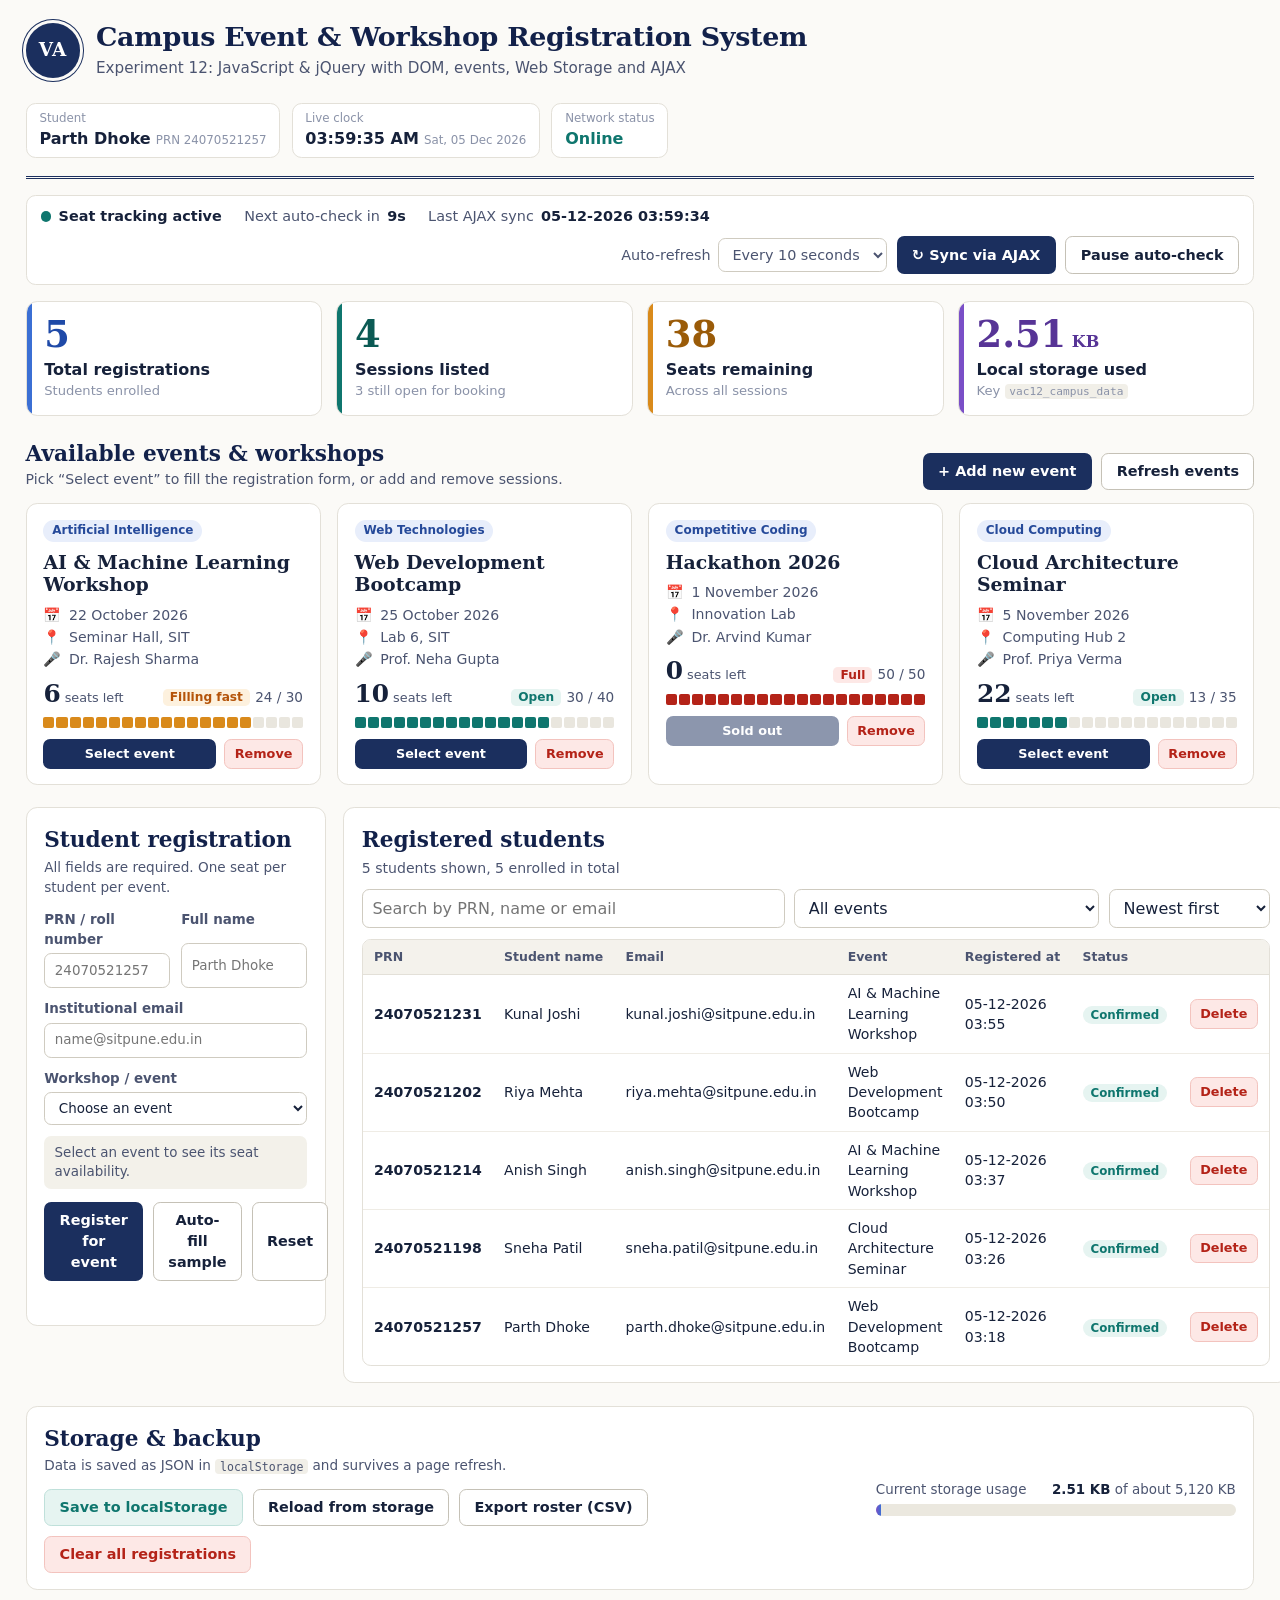
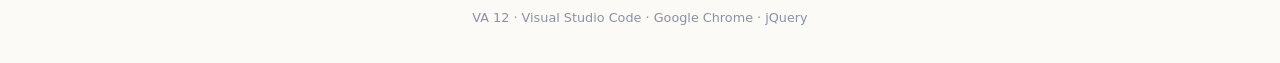
<file: exp 12_codes/index (1).html>
<!DOCTYPE html>
<html lang="en">
<head>
<meta charset="UTF-8">
<meta name="viewport" content="width=device-width, initial-scale=1">
<title>Campus Event &amp; Workshop Registration System | VA 12</title>
<style>
:root{
  --paper:#fbfaf7; --card:#ffffff; --ink:#16213a; --ink2:#4b5470; --mute:#8a92a8;
  --line:#e3e0d8; --line2:#efece5;
  --navy:#1b2f5e; --navy-d:#12214a;
  --teal:#0f766e; --teal-bg:#e6f4f1;
  --amber:#b45309; --amber-bg:#fdf1de;
  --red:#b42318; --red-bg:#fde8e6;
  --blue-bg:#e8eefb;
  --serif:Cambria,Caladea,Georgia,"DejaVu Serif",serif;
  --sans:Calibri,Carlito,"Segoe UI",system-ui,-apple-system,Arial,sans-serif;
}
*{box-sizing:border-box;margin:0}
html{font-size:16px}
body{font-family:var(--sans);background:var(--paper);color:var(--ink);line-height:1.45}
.wrap{max-width:1320px;margin:0 auto;padding:1.4rem 1.6rem 2.2rem}
button,input,select{font:inherit;color:inherit}
button{cursor:pointer}
:focus-visible{outline:3px solid #6d8fe8;outline-offset:2px}

/* ---------- header ---------- */
.top{display:flex;gap:1.5rem;align-items:flex-end;justify-content:space-between;flex-wrap:wrap;
  padding-bottom:1.1rem;border-bottom:3px double var(--navy)}
.crest{display:flex;gap:1rem;align-items:center}
.seal{width:3.4rem;height:3.4rem;border-radius:50%;background:var(--navy);color:#fff;display:grid;place-items:center;
  font-family:var(--serif);font-size:1.15rem;font-weight:700;letter-spacing:.02em;box-shadow:0 0 0 3px var(--paper),0 0 0 4px var(--navy)}
h1{font-family:var(--serif);font-size:clamp(1.5rem,2.1vw,1.95rem);line-height:1.1;color:var(--navy-d);letter-spacing:-.01em}
.sub{color:var(--ink2);font-size:.95rem;margin-top:.3rem}
.chips{display:flex;gap:.7rem;flex-wrap:wrap}
.chip{background:var(--card);border:1px solid var(--line);border-radius:.6rem;padding:.4rem .8rem}
.chip small{display:block;color:var(--mute);font-size:.74rem}
.chip b{font-size:1rem}
.chip .mono{font-variant-numeric:tabular-nums}
.net-on b{color:var(--teal)} .net-off b{color:var(--red)}

/* ---------- live bar ---------- */
.live{display:flex;flex-wrap:wrap;gap:.6rem 1.4rem;align-items:center;margin:1rem 0;padding:.65rem .9rem;
  background:var(--card);border:1px solid var(--line);border-radius:.6rem;font-size:.9rem}
.live .grp{display:flex;align-items:center;gap:.45rem;color:var(--ink2)}
.live .grp b{color:var(--ink);font-variant-numeric:tabular-nums}
.dot{width:.65rem;height:.65rem;border-radius:50%;background:var(--teal);box-shadow:0 0 0 0 rgba(15,118,110,.5)}
.dot.on{animation:pulse 1.8s infinite}
.dot.off{background:var(--amber);animation:none}
@keyframes pulse{70%{box-shadow:0 0 0 .55rem rgba(15,118,110,0)}100%{box-shadow:0 0 0 0 rgba(15,118,110,0)}}
.live .push{margin-left:auto;display:flex;gap:.6rem;align-items:center;flex-wrap:wrap}
select,input[type=text],input[type=email],input[type=search],input[type=number],input[type=date]{
  background:#fff;border:1px solid #cfcbc0;border-radius:.45rem;padding:.42rem .6rem;min-width:0}
select:hover,input:hover{border-color:#a9a698}

.btn{border:1px solid transparent;border-radius:.45rem;padding:.45rem .9rem;font-weight:600;font-size:.9rem;transition:background .15s,transform .05s}
.btn:active{transform:translateY(1px)}
.btn-p{background:var(--navy);color:#fff}.btn-p:hover{background:var(--navy-d)}
.btn-o{background:#fff;border-color:#c5c1b6;color:var(--ink)}.btn-o:hover{background:#f3f1ea}
.btn-t{background:var(--teal-bg);color:var(--teal);border-color:#bfe0da}.btn-t:hover{background:#d5ece7}
.btn-d{background:var(--red-bg);color:var(--red);border-color:#f3c3be}.btn-d:hover{background:#fad4d0}
.btn-s{padding:.28rem .6rem;font-size:.8rem}
.btn[disabled]{opacity:.5;cursor:not-allowed}
.spin{display:inline-block;animation:rot .8s linear infinite}
@keyframes rot{to{transform:rotate(360deg)}}

/* ---------- stats ---------- */
.stats{display:grid;grid-template-columns:repeat(4,1fr);gap:.9rem;margin-bottom:1.4rem}
.stat{background:var(--card);border:1px solid var(--line);border-radius:.7rem;padding:.9rem 1.1rem;position:relative;overflow:hidden}
.stat::before{content:"";position:absolute;inset:0 auto 0 0;width:5px;background:var(--c)}
.stat .n{font-family:var(--serif);font-size:2.3rem;line-height:1;font-weight:700;color:var(--c-d,var(--ink));font-variant-numeric:tabular-nums}
.stat .l{font-weight:700;margin-top:.3rem}
.stat .d{color:var(--mute);font-size:.82rem}
.s1{--c:#3b6fd4;--c-d:#1f4aa8}.s2{--c:#0f766e;--c-d:#0b5a54}.s3{--c:#d98a1b;--c-d:#9a5b08}.s4{--c:#7a4fc7;--c-d:#573496}
.bump{animation:bump .5s}
@keyframes bump{40%{transform:scale(1.12)}}

/* ---------- section heads ---------- */
.sh{display:flex;align-items:flex-end;justify-content:space-between;gap:1rem;flex-wrap:wrap;margin:0 0 .8rem}
h2{font-family:var(--serif);font-size:1.35rem;color:var(--navy-d)}
.sh p{color:var(--ink2);font-size:.88rem}

/* ---------- events ---------- */
.events{display:grid;grid-template-columns:repeat(auto-fill,minmax(270px,1fr));gap:1rem;margin-bottom:1.4rem}
.ev{background:var(--card);border:1px solid var(--line);border-radius:.7rem;padding:1rem 1.05rem .95rem;display:flex;flex-direction:column;gap:.55rem;
  position:relative;transition:box-shadow .2s,border-color .2s}
.ev:hover{box-shadow:0 6px 18px rgba(22,33,58,.08)}
.ev.picked{border-color:var(--navy);box-shadow:0 0 0 2px rgba(27,47,94,.15)}
.ev .cat{align-self:flex-start;font-size:.75rem;font-weight:700;padding:.15rem .55rem;border-radius:99px;background:var(--blue-bg);color:#264a9a}
.ev h3{font-family:var(--serif);font-size:1.18rem;line-height:1.2}
.meta{list-style:none;padding:0;color:var(--ink2);font-size:.88rem;display:grid;gap:.12rem}
.meta li{display:flex;gap:.5rem}.meta i{font-style:normal;width:1.1rem;text-align:center;color:var(--mute)}
.seatline{display:flex;justify-content:space-between;align-items:baseline;margin-top:.2rem}
.seatline .left{font-family:var(--serif);font-size:1.55rem;font-weight:700;line-height:1;font-variant-numeric:tabular-nums}
.seatline .left small{font-family:var(--sans);font-size:.8rem;font-weight:400;color:var(--ink2);margin-left:.25rem}
.seatline .frac{color:var(--ink2);font-size:.85rem;font-variant-numeric:tabular-nums}
.pips{display:grid;grid-template-columns:repeat(20,1fr);gap:2px;height:.7rem}
.pips s{background:var(--c);border-radius:2px;opacity:1;text-decoration:none}
.pips s.free{background:#e9e6de}
.ok{--c:var(--teal)}.low{--c:#d98a1b}.full{--c:var(--red)}
.tag{font-size:.76rem;font-weight:700;border-radius:.3rem;padding:.08rem .45rem}
.ok .tag{background:var(--teal-bg);color:var(--teal)}.low .tag{background:var(--amber-bg);color:var(--amber)}.full .tag{background:var(--red-bg);color:var(--red)}
.ev .acts{display:flex;gap:.5rem;margin-top:.15rem}.ev .acts .btn:first-child{flex:1}
.flash{animation:flash 1s}
@keyframes flash{0%{background:#fff6d6}100%{background:var(--card)}}

.addpanel{display:none;background:var(--card);border:1px dashed #b9b5a8;border-radius:.7rem;padding:.9rem 1rem;margin-bottom:1rem}
.addpanel .row{display:grid;grid-template-columns:repeat(auto-fit,minmax(150px,1fr));gap:.7rem;align-items:end}
label.f{display:grid;gap:.25rem;font-size:.84rem;font-weight:600;color:var(--ink2)}
label.f input,label.f select{font-weight:400;color:var(--ink);width:100%}

/* ---------- two-col ---------- */
.two{display:grid;grid-template-columns:minmax(300px,380px) 1fr;gap:1.1rem;align-items:start;margin-bottom:1.4rem}
.panel{background:var(--card);border:1px solid var(--line);border-radius:.7rem;padding:1rem 1.1rem}
.panel h2{margin-bottom:.15rem}
.hint{color:var(--ink2);font-size:.85rem;margin-bottom:.8rem}
form .g2{display:grid;grid-template-columns:1fr 1fr;gap:.7rem}
form label.f{margin-bottom:.7rem}
.fe{color:var(--red);font-size:.8rem;font-weight:600;min-height:0;display:none}
.invalid input,.invalid select{border-color:var(--red);background:#fff8f7}
.invalid .fe{display:block}
.seatnote{font-size:.84rem;padding:.45rem .65rem;border-radius:.45rem;margin-bottom:.8rem;background:#f3f1ea;color:var(--ink2)}
.btnrow{display:flex;gap:.6rem}.btnrow .btn:first-child{flex:1}
.formmsg{margin-top:.7rem;font-size:.88rem;font-weight:600;min-height:1.2em}
.formmsg.err{color:var(--red)}.formmsg.good{color:var(--teal)}

.tools{display:flex;gap:.6rem;flex-wrap:wrap;margin:.7rem 0}
.tools input[type=search]{flex:1;min-width:180px}
.tablewrap{overflow-x:auto;border:1px solid var(--line);border-radius:.55rem}
table{width:100%;border-collapse:collapse;font-size:.88rem}
th{background:#f4f2ec;text-align:left;font-size:.78rem;color:var(--ink2);padding:.5rem .7rem;white-space:nowrap;border-bottom:1px solid var(--line)}
td{padding:.5rem .7rem;border-bottom:1px solid var(--line2);vertical-align:middle}
tr:last-child td{border-bottom:0}
tbody tr:hover{background:#faf9f4}
td.prn{font-variant-numeric:tabular-nums;font-weight:700}
.badge{background:var(--teal-bg);color:var(--teal);font-weight:700;font-size:.74rem;padding:.12rem .5rem;border-radius:99px}
.empty{padding:1.4rem;text-align:center;color:var(--mute)}
mark{background:#ffe9a6;padding:0 .1rem;border-radius:2px}
tr.newrow{animation:flash 1.4s}

/* ---------- storage ---------- */
.store{display:grid;grid-template-columns:1fr minmax(260px,360px);gap:1.2rem;align-items:center}
.store .btns{display:flex;gap:.6rem;flex-wrap:wrap}
.meter{height:.7rem;background:#ebe8df;border-radius:99px;overflow:hidden}
.meter span{display:block;height:100%;background:linear-gradient(90deg,#7a4fc7,#3b6fd4);width:0;transition:width .4s}
.usage{display:flex;justify-content:space-between;font-size:.84rem;color:var(--ink2);margin-bottom:.3rem}
.usage b{color:var(--ink)}
code{font-family:Consolas,"DejaVu Sans Mono",monospace;background:#f1efe8;padding:.05rem .3rem;border-radius:.25rem;font-size:.85em}

#toasts{position:fixed;right:1rem;bottom:1rem;display:grid;gap:.5rem;z-index:20}
.toast{background:var(--ink);color:#fff;padding:.6rem .9rem;border-radius:.5rem;font-size:.9rem;box-shadow:0 6px 20px rgba(0,0,0,.25);animation:tin .25s}
.toast.good{background:var(--teal)}.toast.bad{background:var(--red)}
@keyframes tin{from{opacity:0;transform:translateY(8px)}}

footer{color:var(--mute);font-size:.8rem;text-align:center;margin-top:1.2rem}

@media(max-width:1000px){.stats{grid-template-columns:repeat(2,1fr)}.two{grid-template-columns:1fr}.store{grid-template-columns:1fr}.live .push{margin-left:0}}
@media(max-width:560px){.wrap{padding:1rem .8rem}.stats{grid-template-columns:1fr 1fr}form .g2{grid-template-columns:1fr}}
@media(prefers-reduced-motion:reduce){*{animation:none!important;transition:none!important}}
</style>
</head>
<body>
<div class="wrap">

  <header class="top">
    <div class="crest">
      <div class="seal" aria-hidden="true">VA</div>
      <div>
        <h1>Campus Event &amp; Workshop Registration System</h1>
        <p class="sub">Experiment 12: JavaScript &amp; jQuery with DOM, events, Web Storage and AJAX</p>
      </div>
    </div>
    <div class="chips">
      <div class="chip"><small>Student</small><b>Parth Dhoke</b> <small style="display:inline">PRN 24070521257</small></div>
      <div class="chip"><small>Live clock</small><b class="mono" id="clock">--:--:--</b> <small id="dateline" style="display:inline"></small></div>
      <div class="chip net-on" id="net"><small>Network status</small><b id="netText">Online</b></div>
    </div>
  </header>

  <section class="live" aria-label="Real-time tracking">
    <span class="grp"><span class="dot on" id="trackDot"></span><b id="trackText">Seat tracking active</b></span>
    <span class="grp">Next auto-check in <b id="countdown">10s</b></span>
    <span class="grp">Last AJAX sync <b id="lastSync">never</b></span>
    <div class="push">
      <label class="grp" for="interval">Auto-refresh
        <select id="interval">
          <option value="0">Off</option>
          <option value="5">Every 5 seconds</option>
          <option value="10" selected>Every 10 seconds</option>
          <option value="30">Every 30 seconds</option>
        </select>
      </label>
      <button class="btn btn-p" id="syncBtn"><span id="syncIcon">&#8635;</span> Sync via AJAX</button>
      <button class="btn btn-o" id="pauseBtn">Pause auto-check</button>
    </div>
  </section>

  <section class="stats" aria-label="Statistics">
    <div class="stat s1"><div class="n" id="stReg">0</div><div class="l">Total registrations</div><div class="d">Students enrolled</div></div>
    <div class="stat s2"><div class="n" id="stSess">0</div><div class="l">Sessions listed</div><div class="d"><span id="stOpen">0</span> still open for booking</div></div>
    <div class="stat s3"><div class="n" id="stSeats">0</div><div class="l">Seats remaining</div><div class="d">Across all sessions</div></div>
    <div class="stat s4"><div class="n"><span id="stKB">0</span><small style="font-size:1rem"> KB</small></div><div class="l">Local storage used</div><div class="d">Key <code>vac12_campus_data</code></div></div>
  </section>

  <section>
    <div class="sh">
      <div><h2>Available events &amp; workshops</h2><p>Pick “Select event” to fill the registration form, or add and remove sessions.</p></div>
      <div style="display:flex;gap:.6rem">
        <button class="btn btn-p" id="toggleAdd">+ Add new event</button>
        <button class="btn btn-o" id="refreshEv">Refresh events</button>
      </div>
    </div>
    <div class="addpanel" id="addPanel">
      <div class="row">
        <label class="f">Title<input type="text" id="nTitle" placeholder="e.g. Data Science Bootcamp"></label>
        <label class="f">Category<input type="text" id="nCat" placeholder="e.g. Data"></label>
        <label class="f">Date<input type="date" id="nDate"></label>
        <label class="f">Venue<input type="text" id="nVenue" placeholder="e.g. Lab 3, SIT"></label>
        <label class="f">Speaker<input type="text" id="nSpeaker" placeholder="e.g. Dr. A. Kulkarni"></label>
        <label class="f">Capacity<input type="number" id="nCap" min="1" max="500" value="40"></label>
        <button class="btn btn-t" id="saveEvent">Add event</button>
      </div>
      <div class="formmsg err" id="addMsg"></div>
    </div>
    <div class="events" id="events"></div>
  </section>

  <section class="two">
    <div class="panel">
      <h2>Student registration</h2>
      <p class="hint">All fields are required. One seat per student per event.</p>
      <form id="regForm" novalidate>
        <div class="g2">
          <label class="f" id="gPrn">PRN / roll number<input type="text" id="prn" inputmode="numeric" placeholder="24070521257" autocomplete="off"><span class="fe"></span></label>
          <label class="f" id="gName">Full name<input type="text" id="name" placeholder="Parth Dhoke" autocomplete="off"><span class="fe"></span></label>
        </div>
        <label class="f" id="gEmail">Institutional email<input type="email" id="email" placeholder="name@sitpune.edu.in" autocomplete="off"><span class="fe"></span></label>
        <label class="f" id="gEvent">Workshop / event<select id="eventSel"></select><span class="fe"></span></label>
        <div class="seatnote" id="seatNote">Select an event to see its seat availability.</div>
        <div class="btnrow">
          <button type="submit" class="btn btn-p" id="regBtn">Register for event</button>
          <button type="button" class="btn btn-o" id="fillBtn">Auto-fill sample</button>
          <button type="reset" class="btn btn-o" id="resetBtn">Reset</button>
        </div>
        <div class="formmsg" id="formMsg" role="status"></div>
      </form>
    </div>

    <div class="panel">
      <div class="sh" style="margin-bottom:0"><div><h2>Registered students</h2><p id="rosterCount">0 students shown</p></div></div>
      <div class="tools">
        <input type="search" id="q" placeholder="Search by PRN, name or email" aria-label="Search roster">
        <select id="filterEv" aria-label="Filter by event"></select>
        <select id="sortBy" aria-label="Sort order">
          <option value="new">Newest first</option>
          <option value="old">Oldest first</option>
          <option value="name">Name A to Z</option>
          <option value="prn">PRN ascending</option>
          <option value="event">Event title</option>
        </select>
      </div>
      <div class="tablewrap">
        <table>
          <thead><tr><th>PRN</th><th>Student name</th><th>Email</th><th>Event</th><th>Registered at</th><th>Status</th><th></th></tr></thead>
          <tbody id="roster"></tbody>
        </table>
      </div>
    </div>
  </section>

  <section class="panel">
    <div class="store">
      <div>
        <h2>Storage &amp; backup</h2>
        <p class="hint">Data is saved as JSON in <code>localStorage</code> and survives a page refresh.</p>
        <div class="btns">
          <button class="btn btn-t" id="saveLS">Save to localStorage</button>
          <button class="btn btn-o" id="loadLS">Reload from storage</button>
          <button class="btn btn-o" id="csvBtn">Export roster (CSV)</button>
          <button class="btn btn-d" id="clearBtn">Clear all registrations</button>
        </div>
      </div>
      <div>
        <div class="usage"><span>Current storage usage</span><span><b id="useKB">0 KB</b> of about 5,120 KB</span></div>
        <div class="meter"><span id="useBar"></span></div>
      </div>
    </div>
  </section>

  <footer>VA 12 &middot; Visual Studio Code &middot; Google Chrome &middot; jQuery</footer>
</div>
<div id="toasts" aria-live="polite"></div>

<script src="https://code.jquery.com/jquery-3.6.1.min.js"></script>
<script>window.jQuery || document.write('<script src="jquery.min.js"><\/script>')</script>
<script>
$(function () {
  'use strict';
  var KEY = 'vac12_campus_data';
  var S = { events: [], regs: [] };
  var timer = null, tick = null, secs = 10, paused = false, busy = false;

  /* ---------- AJAX: a tiny mock "server" so $.ajax works from file:// ---------- */
  var SERVER = { latency: 450 };
  $.ajaxTransport('json', function (opts) {
    if (opts.url.indexOf('api/seats') !== 0) { return; }
    return {
      send: function (hdr, done) {
        setTimeout(function () {
          // server-side view of seats: events plus walk-in bookings made elsewhere
          var payload = { time: new Date().toISOString(), seats: {} };
          $.each(S.events, function (i, e) {
            if (!e.fixed && Math.random() < 0.22 && e.external + regCount(e.id) < e.cap) { e.external += 1; }
            payload.seats[e.id] = { cap: e.cap, external: e.external };
          });
          done(200, 'success', { json: payload });
        }, SERVER.latency);
      },
      abort: function () {}
    };
  });

  /* ---------- helpers ---------- */
  function esc(s) { return $('<div>').text(s).html(); }
  function pad(n) { return (n < 10 ? '0' : '') + n; }
  function fmt(d) { d = new Date(d); return pad(d.getDate()) + '-' + pad(d.getMonth() + 1) + '-' + d.getFullYear() + ' ' + pad(d.getHours()) + ':' + pad(d.getMinutes()); }
  function fmtT(d) { d = new Date(d); return pad(d.getHours()) + ':' + pad(d.getMinutes()) + ':' + pad(d.getSeconds()); }
  function fmtDate(s) { var d = new Date(s + 'T00:00:00'); return d.toLocaleDateString('en-GB', { day: 'numeric', month: 'long', year: 'numeric' }); }
  function regCount(id) { return S.regs.filter(function (r) { return r.eventId === id; }).length; }
  function booked(e) { return e.external + regCount(e.id); }
  function left(e) { return Math.max(0, e.cap - booked(e)); }
  function getEvent(id) { return S.events.filter(function (e) { return e.id === id; })[0]; }
  function toast(msg, kind) {
    var $t = $('<div class="toast">').addClass(kind || '').text(msg).appendTo('#toasts');
    setTimeout(function () { $t.fadeOut(300, function () { $t.remove(); }); }, 2600);
  }
  function mark(text, q) {
    text = esc(text); if (!q) { return text; }
    var re = new RegExp('(' + q.replace(/[.*+?^${}()|[\]\\]/g, '\\$&') + ')', 'ig');
    return text.replace(re, '<mark>$1</mark>');
  }

  /* ---------- seed data + Web Storage ---------- */
  function seed() {
    var now = Date.now(), m = 60000;
    S.events = [
      { id: 'e1', cat: 'Artificial Intelligence', title: 'AI & Machine Learning Workshop', date: '2026-10-22', venue: 'Seminar Hall, SIT', speaker: 'Dr. Rajesh Sharma', cap: 30, external: 22 },
      { id: 'e2', cat: 'Web Technologies', title: 'Web Development Bootcamp', date: '2026-10-25', venue: 'Lab 6, SIT', speaker: 'Prof. Neha Gupta', cap: 40, external: 28 },
      { id: 'e3', cat: 'Competitive Coding', title: 'Hackathon 2026', date: '2026-11-01', venue: 'Innovation Lab', speaker: 'Dr. Arvind Kumar', cap: 50, external: 50, fixed: true },
      { id: 'e4', cat: 'Cloud Computing', title: 'Cloud Architecture Seminar', date: '2026-11-05', venue: 'Computing Hub 2', speaker: 'Prof. Priya Verma', cap: 35, external: 12 }
    ];
    S.regs = [
      { prn: '24070521257', name: 'Parth Dhoke',  email: 'parth.dhoke@sitpune.edu.in',  eventId: 'e2', at: now - 41 * m },
      { prn: '24070521198', name: 'Sneha Patil',  email: 'sneha.patil@sitpune.edu.in',  eventId: 'e4', at: now - 33 * m },
      { prn: '24070521214', name: 'Anish Singh',  email: 'anish.singh@sitpune.edu.in',  eventId: 'e1', at: now - 22 * m },
      { prn: '24070521202', name: 'Riya Mehta',   email: 'riya.mehta@sitpune.edu.in',   eventId: 'e2', at: now - 9 * m },
      { prn: '24070521231', name: 'Kunal Joshi',  email: 'kunal.joshi@sitpune.edu.in',  eventId: 'e1', at: now - 4 * m }
    ];
  }
  function save(silent) {
    try { localStorage.setItem(KEY, JSON.stringify(S)); if (!silent) { toast('Saved to localStorage', 'good'); } }
    catch (e) { toast('Could not save: ' + e.message, 'bad'); }
    usage();
  }
  function load(silent) {
    var raw = null;
    try { raw = localStorage.getItem(KEY); } catch (e) {}
    if (raw) {
      try { S = JSON.parse(raw); if (!silent) { toast('Reloaded from storage', 'good'); } return true; } catch (e) {}
    }
    return false;
  }
  function usage() {
    var raw = ''; try { raw = localStorage.getItem(KEY) || ''; } catch (e) {}
    var kb = (raw.length * 2) / 1024;                  // JS strings are UTF-16
    $('#stKB').text(kb.toFixed(2)); $('#useKB').text(kb.toFixed(2) + ' KB');
    $('#useBar').css('width', Math.max(1.5, Math.min(100, kb / 5120 * 100)) + '%');
  }

  /* ---------- render: statistics + events ---------- */
  function setNum(sel, v) {
    var $e = $(sel); if ($e.text() !== String(v)) { $e.text(v).removeClass('bump'); void $e[0].offsetWidth; $e.addClass('bump'); }
  }
  function renderStats() {
    var seats = 0, open = 0;
    $.each(S.events, function (i, e) { var l = left(e); seats += l; if (l > 0) { open++; } });
    setNum('#stReg', S.regs.length); setNum('#stSess', S.events.length); setNum('#stSeats', seats); $('#stOpen').text(open);
  }
  function renderEvents(flashId) {
    var $box = $('#events').empty();
    $.each(S.events, function (i, e) {
      var l = left(e), b = e.cap - l, pct = b / e.cap;
      var cls = l === 0 ? 'full' : (l / e.cap <= 0.2 ? 'low' : 'ok');
      var tag = l === 0 ? 'Full' : (cls === 'low' ? 'Filling fast' : 'Open');
      var pips = ''; var filled = Math.round(pct * 20);
      for (var k = 0; k < 20; k++) { pips += '<s class="' + (k < filled ? '' : 'free') + '"></s>'; }
      var $c = $(
        '<article class="ev ' + cls + '" data-id="' + e.id + '">' +
          '<span class="cat">' + esc(e.cat) + '</span>' +
          '<h3>' + esc(e.title) + '</h3>' +
          '<ul class="meta"><li><i>&#128197;</i>' + fmtDate(e.date) + '</li><li><i>&#128205;</i>' + esc(e.venue) + '</li><li><i>&#127908;</i>' + esc(e.speaker) + '</li></ul>' +
          '<div class="seatline"><span class="left">' + l + '<small>seats left</small></span><span><span class="tag">' + tag + '</span> <span class="frac">' + b + ' / ' + e.cap + '</span></span></div>' +
          '<div class="pips" role="img" aria-label="' + b + ' of ' + e.cap + ' seats booked">' + pips + '</div>' +
          '<div class="acts"><button class="btn btn-p btn-s selEv"' + (l === 0 ? ' disabled' : '') + '>' + (l === 0 ? 'Sold out' : 'Select event') + '</button>' +
          '<button class="btn btn-d btn-s rmEv">Remove</button></div>' +
        '</article>');
      if ($('#eventSel').val() === e.id) { $c.addClass('picked'); }
      if (flashId === e.id) { $c.addClass('flash'); }
      $box.append($c);
    });
  }
  function renderSelects() {
    var cur = $('#eventSel').val(), curF = $('#filterEv').val();
    var $s = $('#eventSel').empty().append('<option value="">Choose an event</option>');
    var $f = $('#filterEv').empty().append('<option value="">All events</option>');
    $.each(S.events, function (i, e) {
      $s.append($('<option>').val(e.id).text(e.title + (left(e) === 0 ? ' (full)' : '')).prop('disabled', left(e) === 0));
      $f.append($('<option>').val(e.id).text(e.title));
    });
    if (getEvent(cur)) { $s.val(cur); } if (getEvent(curF)) { $f.val(curF); }
    seatNote();
  }
  function seatNote() {
    var e = getEvent($('#eventSel').val()), $n = $('#seatNote');
    if (!e) { $n.text('Select an event to see its seat availability.'); return; }
    $n.html('<b>' + left(e) + '</b> of ' + e.cap + ' seats left for <b>' + esc(e.title) + '</b>, ' + fmtDate(e.date) + '.');
  }

  /* ---------- render: roster (search, filter, sort) ---------- */
  function renderRoster(newPrn) {
    var q = $.trim($('#q').val()), ql = q.toLowerCase(), f = $('#filterEv').val(), srt = $('#sortBy').val();
    var rows = S.regs.filter(function (r) {
      if (f && r.eventId !== f) { return false; }
      return !ql || (r.prn + ' ' + r.name + ' ' + r.email).toLowerCase().indexOf(ql) > -1;
    });
    var title = function (r) { var e = getEvent(r.eventId); return e ? e.title : ''; };
    rows.sort(function (a, b) {
      if (srt === 'old') { return a.at - b.at; }
      if (srt === 'name') { return a.name.localeCompare(b.name); }
      if (srt === 'prn') { return a.prn.localeCompare(b.prn); }
      if (srt === 'event') { return title(a).localeCompare(title(b)); }
      return b.at - a.at;
    });
    var $tb = $('#roster').empty();
    if (!rows.length) {
      $tb.append('<tr><td colspan="7" class="empty">' + (S.regs.length ? 'No students match this search or filter.' : 'No registrations yet. Fill the form to enrol the first student.') + '</td></tr>');
    }
    $.each(rows, function (i, r) {
      $tb.append(
        '<tr' + (newPrn === r.prn + r.eventId ? ' class="newrow"' : '') + ' data-prn="' + esc(r.prn) + '" data-ev="' + r.eventId + '">' +
        '<td class="prn">' + mark(r.prn, q) + '</td><td>' + mark(r.name, q) + '</td><td>' + mark(r.email, q) + '</td>' +
        '<td>' + esc(title(r)) + '</td><td>' + fmt(r.at) + '</td><td><span class="badge">Confirmed</span></td>' +
        '<td><button class="btn btn-d btn-s delReg" aria-label="Delete registration of ' + esc(r.name) + '">Delete</button></td></tr>');
    });
    $('#rosterCount').text(rows.length + (rows.length === 1 ? ' student' : ' students') + ' shown, ' + S.regs.length + ' enrolled in total');
  }
  function renderAll(flashId, newKey) { renderEvents(flashId); renderSelects(); renderRoster(newKey); renderStats(); usage(); }

  /* ---------- registration form + validation ---------- */
  function fieldErr(id, msg) {
    var $g = $(id); if (msg) { $g.addClass('invalid').find('.fe').text(msg); } else { $g.removeClass('invalid').find('.fe').text(''); }
    return !msg;
  }
  $('#regForm').on('submit', function (ev) {
    ev.preventDefault();
    var prn = $.trim($('#prn').val()), name = $.trim($('#name').val()), email = $.trim($('#email').val()).toLowerCase(), eid = $('#eventSel').val();
    var e = getEvent(eid), ok = true, $m = $('#formMsg').removeClass('err good');
    ok = fieldErr('#gPrn', !prn ? 'PRN is required' : (!/^\d{8,12}$/.test(prn) ? 'Use 8 to 12 digits' : '')) && ok;
    ok = fieldErr('#gName', !name ? 'Name is required' : (name.length < 3 ? 'Enter the full name' : '')) && ok;
    ok = fieldErr('#gEmail', !email ? 'Email is required' : (!/^[^\s@]+@[^\s@]+\.[^\s@]+$/.test(email) ? 'Enter a valid email address' : (!/\.(edu|ac)(\.[a-z]{2})?$/.test(email) ? 'Use your institutional email (.edu.in or .ac.in)' : ''))) && ok;
    ok = fieldErr('#gEvent', !eid ? 'Choose an event' : '') && ok;
    if (!ok) { $m.addClass('err').text('Please fix the highlighted fields.'); return; }
    if (S.regs.some(function (r) { return r.prn === prn && r.eventId === eid; })) {
      fieldErr('#gPrn', 'This PRN is already registered for this event'); $m.addClass('err').text('Duplicate registration blocked.'); return;
    }
    if (left(e) === 0) { $m.addClass('err').text('No seats remain for this event.'); toast('Event is full', 'bad'); return; }
    S.regs.push({ prn: prn, name: name, email: email, eventId: eid, at: Date.now() });
    save(true); renderAll(eid, prn + eid);
    $m.addClass('good').text(name + ' is registered. ' + left(e) + ' seats left.');
    toast('Registered ' + name, 'good');
    $('#prn,#name,#email').val('');
  });
  $('#regForm').on('input change', 'input,select', function () {
    var id = this.id; $(this).closest('label').removeClass('invalid').find('.fe').text('');
    if (id === 'eventSel') { seatNote(); $('.ev').removeClass('picked').filter('[data-id="' + $(this).val() + '"]').addClass('picked'); }
  });
  $('#resetBtn').on('click', function () { setTimeout(function () { $('.invalid').removeClass('invalid'); $('#formMsg').text(''); renderEvents(); seatNote(); }, 0); });

  var SAMPLES = [['Aarav Kulkarni', '24070521301'], ['Ishita Deshmukh', '24070521318'], ['Rohan Pawar', '24070521325'], ['Meera Nair', '24070521340'], ['Siddharth Rao', '24070521356'], ['Tanvi Bhosale', '24070521372']];
  $('#fillBtn').on('click', function () {
    var used = {}; $.each(S.regs, function (i, r) { used[r.prn] = 1; });
    var pick = SAMPLES.filter(function (s) { return !used[s[1]]; })[0] || SAMPLES[0];
    var first = pick[0].split(' ')[0].toLowerCase(), last = pick[0].split(' ')[1].toLowerCase();
    $('#prn').val(pick[1]); $('#name').val(pick[0]); $('#email').val(first + '.' + last + '@sitpune.edu.in');
    if (!$('#eventSel').val()) { var open = S.events.filter(function (e) { return left(e) > 0; })[0]; if (open) { $('#eventSel').val(open.id).trigger('change'); } }
    $('.invalid').removeClass('invalid'); $('#formMsg').text('');
  });

  /* ---------- delegated handlers for dynamic buttons ---------- */
  $('#events').on('click', '.selEv', function () {
    var id = $(this).closest('.ev').data('id'); $('#eventSel').val(id).trigger('change');
    $('#regForm')[0].scrollIntoView({ behavior: 'smooth', block: 'center' }); $('#prn').trigger('focus');
  });
  $('#events').on('click', '.rmEv', function () {
    var id = $(this).closest('.ev').data('id'), e = getEvent(id), n = regCount(id);
    if (!window.confirm('Remove "' + e.title + '"' + (n ? ' and its ' + n + ' registration(s)?' : '?'))) { return; }
    S.events = S.events.filter(function (x) { return x.id !== id; });
    S.regs = S.regs.filter(function (r) { return r.eventId !== id; });
    save(true); renderAll(); toast('Event removed');
  });
  $('#roster').on('click', '.delReg', function () {
    var $tr = $(this).closest('tr'), prn = String($tr.data('prn')), eid = $tr.data('ev');
    S.regs = S.regs.filter(function (r) { return !(r.prn === prn && r.eventId === eid); });
    save(true); renderAll(eid); toast('Registration deleted, seat released', 'good');
  });

  /* ---------- roster controls ---------- */
  $('#q').on('input', function () { renderRoster(); });
  $('#filterEv,#sortBy').on('change', function () { renderRoster(); });

  /* ---------- add event ---------- */
  $('#toggleAdd').on('click', function () { $('#addPanel').slideToggle(160); });
  $('#saveEvent').on('click', function () {
    var t = $.trim($('#nTitle').val()), d = $('#nDate').val(), v = $.trim($('#nVenue').val()), sp = $.trim($('#nSpeaker').val()), cap = parseInt($('#nCap').val(), 10);
    if (!t || !d || !v || !sp || !(cap > 0)) { $('#addMsg').text('Fill in title, date, venue, speaker and a capacity above zero.'); return; }
    var id = 'e' + Date.now();
    S.events.push({ id: id, cat: $.trim($('#nCat').val()) || 'General', title: t, date: d, venue: v, speaker: sp, cap: cap, external: 0 });
    $('#addPanel input[type=text],#addPanel input[type=date]').val(''); $('#addMsg').text('');
    save(true); renderAll(id); toast('Event added', 'good');
  });
  $('#refreshEv').on('click', function () { renderAll(); toast('Events refreshed'); });

  /* ---------- storage buttons ---------- */
  $('#saveLS').on('click', function () { save(); });
  $('#loadLS').on('click', function () { if (load()) { renderAll(); } else { toast('Nothing saved yet', 'bad'); } });
  $('#clearBtn').on('click', function () {
    if (!S.regs.length) { toast('No registrations to clear'); return; }
    if (!window.confirm('Delete all ' + S.regs.length + ' registrations? Seats will be released.')) { return; }
    S.regs = []; save(true); renderAll(); toast('All registrations cleared');
  });
  $('#csvBtn').on('click', function () {
    if (!S.regs.length) { toast('Nothing to export', 'bad'); return; }
    var q = function (v) { return '"' + String(v).replace(/"/g, '""') + '"'; };
    var lines = ['PRN,Name,Email,Event,Registered at'];
    $.each(S.regs, function (i, r) { var e = getEvent(r.eventId); lines.push([r.prn, r.name, r.email, e ? e.title : '', fmt(r.at)].map(q).join(',')); });
    var url = URL.createObjectURL(new Blob([lines.join('\n')], { type: 'text/csv' }));
    $('<a>').attr({ href: url, download: 'campus_roster.csv' }).appendTo('body')[0].click();
    setTimeout(function () { URL.revokeObjectURL(url); $('a[download]').remove(); }, 500);
    toast('Roster exported as CSV', 'good');
  });

  /* ---------- AJAX sync + auto-refresh ---------- */
  function sync(manual) {
    if (busy) { return; } busy = true;
    $('#syncIcon').addClass('spin'); $('#syncBtn').prop('disabled', true);
    $.ajax({ url: 'api/seats', dataType: 'json', cache: false })
      .done(function (data) {
        var changed = 0;
        $.each(data.seats, function (id, s) { var e = getEvent(id); if (e && e.external !== s.external) { e.external = s.external; changed++; } });
        $('#lastSync').text(fmt(data.time).slice(0, 10) + ' ' + fmtT(data.time));
        if (changed) { save(true); renderAll(); toast(changed + ' session(s) updated from server', 'good'); }
        else if (manual) { toast('Seats already up to date'); }
      })
      .fail(function () { toast('Sync failed. Check connection.', 'bad'); })
      .always(function () { busy = false; $('#syncIcon').removeClass('spin'); $('#syncBtn').prop('disabled', false); resetCountdown(); });
  }
  function resetCountdown() { secs = parseInt($('#interval').val(), 10) || 0; showCountdown(); }
  function showCountdown() { $('#countdown').text(paused ? 'paused' : (parseInt($('#interval').val(), 10) ? secs + 's' : 'off')); }
  function startTick() {
    clearInterval(tick);
    tick = setInterval(function () {
      var iv = parseInt($('#interval').val(), 10);
      if (paused || !iv || busy) { showCountdown(); return; }
      secs--; if (secs <= 0) { sync(false); } else { showCountdown(); }
    }, 1000);
  }
  function trackState() {
    var on = !paused && parseInt($('#interval').val(), 10) > 0;
    $('#trackDot').toggleClass('on', on).toggleClass('off', !on);
    $('#trackText').text(on ? 'Seat tracking active' : 'Seat tracking paused');
    $('#pauseBtn').text(paused ? 'Resume auto-check' : 'Pause auto-check');
  }
  $('#syncBtn').on('click', function () { sync(true); });
  $('#pauseBtn').on('click', function () { paused = !paused; trackState(); resetCountdown(); });
  $('#interval').on('change', function () { resetCountdown(); trackState(); });

  /* ---------- clock + network ---------- */
  function clock() {
    var d = new Date();
    $('#clock').text(d.toLocaleTimeString('en-US', { hour: '2-digit', minute: '2-digit', second: '2-digit' }));
    $('#dateline').text(d.toLocaleDateString('en-GB', { weekday: 'short', day: '2-digit', month: 'short', year: 'numeric' }));
  }
  function net() { var on = navigator.onLine; $('#net').toggleClass('net-on', on).toggleClass('net-off', !on); $('#netText').text(on ? 'Online' : 'Offline'); }
  $(window).on('online offline', net);
  setInterval(clock, 1000); clock(); net();

  /* ---------- boot ---------- */
  if (!load(true)) { seed(); save(true); }
  renderAll(); trackState(); resetCountdown(); startTick();
  $('#lastSync').text(fmt(Date.now()) + ':' + pad(new Date().getSeconds()));
});
</script>
</body>
</html>
</file>
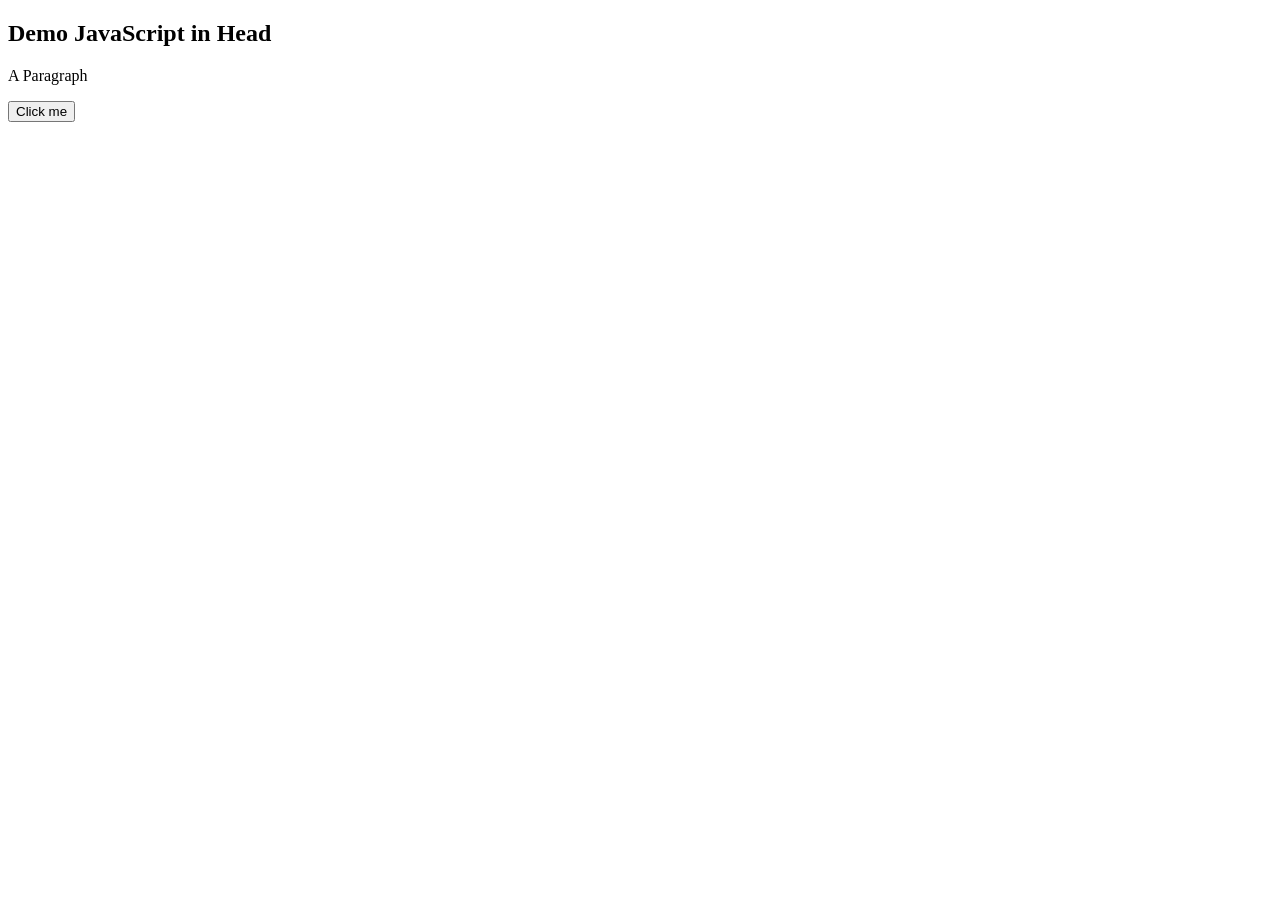
<file: exp 1_codes/experiment10.html>
<!DOCTYPE html>
<html lang="en">
<head>
    <meta charset="UTF-8">
    <meta name="viewport" content="width=device-width, initial-scale=1.0">
    <title>Document</title>
    <script>
        function myFunction() {
            document.getElementById("demo").innerHTML = "Paragraph changed.";
            document.getElementById("demo1").innerHTML = "Header changed.";       
        }

    </script>
</head>
<body>
    <h2 id ="demo1">Demo JavaScript in Head</h2>
    <p id="demo">A Paragraph</p>
    <button type="button" onclick="myFunction()">Click me</button>
</body>
</html>
<!-- script inside head -->
</file>
<file: exp 11_codes/css/style.css>
/* ---------- Fonts (bundled, so the page works offline) ---------- */
@font-face { font-family: 'Barlow Condensed'; font-weight: 600; font-display: swap; src: url('../fonts/barlow-condensed-latin-600-normal.woff2') format('woff2'); }
@font-face { font-family: 'Barlow Condensed'; font-weight: 700; font-display: swap; src: url('../fonts/barlow-condensed-latin-700-normal.woff2') format('woff2'); }
@font-face { font-family: 'IBM Plex Sans'; font-weight: 400; font-display: swap; src: url('../fonts/ibm-plex-sans-latin-400-normal.woff2') format('woff2'); }
@font-face { font-family: 'IBM Plex Sans'; font-weight: 500; font-display: swap; src: url('../fonts/ibm-plex-sans-latin-500-normal.woff2') format('woff2'); }
@font-face { font-family: 'IBM Plex Sans'; font-weight: 600; font-display: swap; src: url('../fonts/ibm-plex-sans-latin-600-normal.woff2') format('woff2'); }

/* ---------- Tokens ---------- */
:root {
  --ground:  #E7EBF0;
  --paper:   #FFFFFF;
  --ink:     #0E1A30;
  --ink-2:   #1B2B49;
  --ink-3:   #2C3F63;
  --line:    #D3DAE4;
  --text:    #16213A;
  --muted:   #55627D;
  --on-ink:  #FBF4E2;
  --on-ink-muted: #A9B7D0;

  --amber:   #FFB52E;
  --amber-ink: #2A1C00;
  --green:   #17794F;
  --green-bg:#DCF2E6;
  --blue:    #2447D6;
  --blue-bg: #E2E9FF;
  --slate-bg:#EAEEF4;
  --red:     #B3261E;

  --display: 'Barlow Condensed', 'Arial Narrow', Arial, sans-serif;
  --body:    'IBM Plex Sans', system-ui, -apple-system, 'Segoe UI', Roboto, sans-serif;

  --tw: clamp(54px, 8vw, 108px);   /* flap tile width */
  --th: calc(var(--tw) * 1.42);    /* flap tile height */
}

* { box-sizing: border-box; }
html { -webkit-text-size-adjust: 100%; }
body {
  margin: 0;
  background: var(--ground);
  color: var(--text);
  font-family: var(--body);
  font-size: 15px;
  line-height: 1.45;
}
h1, h2, p, ul, ol { margin: 0; padding: 0; }
ul, ol { list-style: none; }
code { font-family: ui-monospace, SFMono-Regular, Menlo, Consolas, monospace; font-size: 0.92em; }

.sr-only {
  position: absolute; width: 1px; height: 1px; margin: -1px; padding: 0;
  overflow: hidden; clip: rect(0 0 0 0); white-space: nowrap; border: 0;
}

:focus-visible { outline: 3px solid var(--blue); outline-offset: 2px; }
.board :focus-visible { outline-color: var(--amber); }

.notice {
  margin: 0; padding: 12px 20px; background: #FFF1CC; color: #4A3500;
  border-bottom: 1px solid #E8CF85; font-size: 14px;
}

/* ---------- Page ---------- */
.page {
  max-width: 1440px;
  margin: 0 auto;
  padding: 26px clamp(16px, 2.6vw, 36px) 20px;
}

.top {
  display: flex; align-items: flex-end; justify-content: space-between;
  gap: 24px; margin-bottom: 20px;
}
.title h1 {
  font-family: var(--display); font-weight: 700;
  font-size: clamp(34px, 4.2vw, 52px); line-height: 1; letter-spacing: 0.005em;
  color: var(--ink);
}
.title p { margin-top: 6px; color: var(--muted); max-width: 64ch; }

.clock { text-align: right; flex: none; }
.clock-time {
  display: block;
  font-family: var(--display); font-weight: 600;
  font-size: clamp(32px, 3.6vw, 46px); line-height: 1;
  font-variant-numeric: tabular-nums; color: var(--ink);
}
.clock-date { display: block; margin-top: 6px; color: var(--muted); font-size: 14px; }

.layout {
  display: grid;
  grid-template-columns: minmax(0, 1.3fr) minmax(0, 1fr);
  gap: 20px;
  align-items: start;
}
.left, .right { display: grid; gap: 16px; min-width: 0; }

/* ---------- The board (the one memorable thing) ---------- */
.board {
  background: var(--ink);
  color: var(--on-ink);
  border-radius: 20px;
  padding: clamp(20px, 2.4vw, 32px);
  transition: box-shadow .3s;
}
.board-head { display: flex; align-items: center; justify-content: space-between; gap: 12px; }
.board-title { font-size: 15px; font-weight: 500; color: var(--on-ink-muted); }

.phase {
  font-size: 13px; font-weight: 600;
  padding: 4px 12px; border-radius: 999px;
  background: var(--ink-3); color: var(--on-ink);
}
.board[data-phase="running"] .phase  { background: var(--amber); color: var(--amber-ink); }
.board[data-phase="paused"] .phase   { background: transparent; color: var(--amber); box-shadow: inset 0 0 0 1.5px var(--amber); }
.board[data-phase="started"] .phase  { background: #3DDC97; color: #04261A; }
.board[data-phase="finished"] .phase { background: #3DDC97; color: #04261A; }
.board[data-phase="started"] { box-shadow: 0 0 0 4px #3DDC97; }

.subject {
  margin-top: 10px;
  font-family: var(--display); font-weight: 700;
  font-size: clamp(38px, 5vw, 64px); line-height: 1.02;
  color: var(--on-ink);
}
.meta { margin-top: 10px; display: flex; align-items: center; gap: 12px; min-height: 28px; }
.chip {
  font-size: 13px; font-weight: 500; padding: 3px 11px; border-radius: 6px;
  background: var(--ink-2); color: var(--on-ink); box-shadow: inset 0 0 0 1px var(--ink-3);
}
.meta-len { font-size: 14px; color: var(--on-ink-muted); }

/* Split-flap countdown */
.flap {
  display: flex; align-items: flex-start; justify-content: center;
  gap: clamp(8px, 1.6vw, 20px);
  margin: clamp(18px, 2.4vw, 28px) 0 clamp(18px, 2.2vw, 26px);
}
.group { display: grid; justify-items: center; gap: 8px; }
.tiles { display: flex; gap: clamp(5px, 0.7vw, 9px); }
.unit { font-size: 13px; color: var(--on-ink-muted); }

.colon {
  display: grid; gap: calc(var(--th) * 0.16);
  height: var(--th); align-content: center;
}
.colon b { width: calc(var(--tw) * 0.1); height: calc(var(--tw) * 0.1); border-radius: 2px; background: var(--amber); display: block; }

.tile {
  position: relative;
  width: var(--tw); height: var(--th);
  perspective: calc(var(--th) * 3);
  border-radius: calc(var(--tw) * 0.1);
  background: var(--ink-2);
  box-shadow: inset 0 0 0 1px var(--ink-3);
}
.half {
  position: absolute; left: 0; right: 0; height: 50%;
  overflow: hidden; background: var(--ink-2);
  backface-visibility: hidden;
}
.half i {
  position: absolute; left: 0; right: 0; height: 200%;
  display: flex; align-items: center; justify-content: center;
  font-family: var(--display); font-weight: 700; font-style: normal;
  font-size: calc(var(--th) * 0.9); line-height: 1;
  color: var(--on-ink);
  font-variant-numeric: tabular-nums;
}
.top, .fold-top    { top: 0; border-radius: calc(var(--tw) * 0.1) calc(var(--tw) * 0.1) 0 0; }
.bottom, .fold-bottom { bottom: 0; border-radius: 0 0 calc(var(--tw) * 0.1) calc(var(--tw) * 0.1); }
.top i, .fold-top i { top: 0; }
.bottom i, .fold-bottom i { bottom: 0; }
.bottom, .fold-bottom { background: #16253F; }

/* seam across the middle, like the hinge of a flap */
.tile::after {
  content: ''; position: absolute; left: 0; right: 0; top: 50%;
  height: 2px; margin-top: -1px; background: var(--ink); z-index: 5;
}

.fold-top, .fold-bottom { display: none; z-index: 3; }
.fold-top    { transform-origin: 50% 100%; }
.fold-bottom { transform-origin: 50% 0; transform: rotateX(90deg); }
.tile.flipping .fold-top    { display: block; animation: fold-down .22s ease-in forwards; }
.tile.flipping .fold-bottom { display: block; animation: fold-up .22s .22s ease-out forwards; }
@keyframes fold-down { from { transform: rotateX(0); }     to { transform: rotateX(-90deg); } }
@keyframes fold-up   { from { transform: rotateX(90deg); } to { transform: rotateX(0); } }

/* Controls */
.controls { display: flex; flex-wrap: wrap; gap: 14px 24px; align-items: center; justify-content: space-between; }
.buttons, .set { display: flex; gap: 10px; }

.btn {
  font: inherit; font-weight: 600; font-size: 15px;
  min-width: 88px; padding: 10px 20px; border-radius: 10px;
  border: 0; cursor: pointer;
  transition: transform .06s, background-color .15s, opacity .15s;
}
.btn:active:not(:disabled) { transform: translateY(1px); }
.btn:disabled { opacity: .38; cursor: not-allowed; }
.btn-start { background: var(--amber); color: var(--amber-ink); }
.btn-start:hover:not(:disabled) { background: #FFC24F; }
.btn-ghost { background: transparent; color: var(--on-ink); box-shadow: inset 0 0 0 1.5px var(--ink-3); }
.btn-ghost:hover:not(:disabled) { background: var(--ink-2); }

.set input {
  font: inherit; width: 150px; padding: 10px 14px; border-radius: 10px;
  border: 0; background: var(--ink-2); color: var(--on-ink);
  box-shadow: inset 0 0 0 1.5px var(--ink-3);
}
.set input::placeholder { color: var(--on-ink-muted); }
.set input:disabled { opacity: .45; }
.set .btn { min-width: 64px; }

.status {
  margin-top: 18px; padding: 11px 14px; border-radius: 10px;
  background: var(--ink-2); font-size: 14.5px; min-height: 44px;
  box-shadow: inset 4px 0 0 var(--on-ink-muted);
}
.status[data-tone="success"] { box-shadow: inset 4px 0 0 #3DDC97; }
.status[data-tone="warn"]    { box-shadow: inset 4px 0 0 var(--amber); }
.status[data-tone="error"]   { box-shadow: inset 4px 0 0 #FF7A70; }
.status[data-tone="info"]    { box-shadow: inset 4px 0 0 #7C9BFF; }

/* ---------- Timers strip ---------- */
.timers { display: grid; grid-template-columns: repeat(3, minmax(0, 1fr)); gap: 12px; }
.timers li {
  background: var(--paper); border-radius: 14px; padding: 12px 16px;
  display: grid; gap: 1px; border: 1px solid var(--line);
}
.t-name { font-weight: 600; color: var(--ink); }
.t-api { font-size: 13px; color: var(--muted); }
.t-state {
  margin-top: 6px; font-size: 13px; font-weight: 600; color: var(--muted);
  display: inline-flex; align-items: center; gap: 7px;
}
.t-state::before {
  content: ''; width: 9px; height: 9px; border-radius: 50%;
  background: #B7C0D0;
}
.timers li[data-on="true"] .t-state { color: var(--green); }
.timers li[data-on="true"] .t-state::before { background: var(--green); }

/* ---------- Cards ---------- */
.card { background: var(--paper); border: 1px solid var(--line); border-radius: 18px; padding: 20px 22px; }
.card-head { display: flex; align-items: center; justify-content: space-between; gap: 12px; margin-bottom: 14px; }
.card h2 { font-family: var(--display); font-weight: 700; font-size: 26px; line-height: 1; color: var(--ink); }
.count { font-size: 13px; color: var(--muted); background: var(--slate-bg); padding: 3px 10px; border-radius: 999px; }
.flag[data-on="true"] { background: var(--green-bg); color: var(--green); font-weight: 600; }

.routine { display: grid; gap: 8px; }
.row {
  display: grid; grid-template-columns: 30px minmax(0, 1fr) auto 96px;
  align-items: center; gap: 12px;
  padding: 11px 12px; border-radius: 12px;
  background: var(--slate-bg);
}
.row-num {
  font-family: var(--display); font-weight: 700; font-size: 22px; line-height: 1;
  color: var(--muted); text-align: center;
}
.row-main { display: grid; min-width: 0; }
.row-main strong { font-weight: 600; color: var(--ink); }
.row-main span { font-size: 13px; color: var(--muted); }
.row-dur { font-size: 14px; color: var(--muted); font-variant-numeric: tabular-nums; }

.pill {
  justify-self: end; font-size: 12.5px; font-weight: 600;
  padding: 4px 11px; border-radius: 999px;
  background: #DCE2EC; color: #3B4863;
}
.row[data-state="done"] .pill { background: var(--green-bg); color: var(--green); }
.row[data-state="done"] { background: #F2F8F5; }
.row[data-state="next"] { background: var(--blue-bg); box-shadow: inset 4px 0 0 var(--blue); }
.row[data-state="next"] .pill { background: var(--blue); color: #fff; }
.row[data-state="next"] .row-num { color: var(--blue); }
.row[data-state="active"] { background: var(--blue-bg); box-shadow: inset 4px 0 0 var(--amber); }
.row[data-state="active"] .pill { background: var(--amber); color: var(--amber-ink); }
.row[data-state="active"] .row-num { color: var(--blue); }
.row[data-state="live"] { background: #FFF1CC; box-shadow: inset 4px 0 0 var(--amber); }
.row[data-state="live"] .pill { background: var(--amber); color: var(--amber-ink); }

.progress { margin-top: 16px; display: grid; gap: 8px; }
.bar { height: 10px; border-radius: 999px; background: var(--slate-bg); overflow: hidden; }
.bar span { display: block; height: 100%; width: 0; background: var(--green); border-radius: 999px; transition: width .5s ease; }
.bar-label { font-size: 13px; color: var(--muted); }

.files { display: grid; gap: 0; }
.files li {
  display: grid; grid-template-columns: 112px minmax(0, 1fr); gap: 12px; align-items: baseline;
  padding: 9px 0; border-top: 1px solid var(--line);
}
.files li:first-child { border-top: 0; padding-top: 0; }
.files code {
  justify-self: start; font-weight: 600; color: var(--ink);
  background: var(--slate-bg); padding: 2px 8px; border-radius: 6px;
}
.files span { font-size: 14px; color: var(--muted); }

.foot {
  margin-top: 18px; display: flex; flex-wrap: wrap; gap: 6px 28px;
  font-size: 13px; color: var(--muted);
}
.foot span:first-child { color: var(--ink); font-weight: 600; }

/* ---------- Responsive ---------- */
@media (max-width: 960px) {
  .layout { grid-template-columns: minmax(0, 1fr); }
  .top { align-items: flex-start; flex-direction: column; gap: 14px; }
  .clock { text-align: left; }
}
@media (max-width: 560px) {
  .timers { grid-template-columns: minmax(0, 1fr); }
  .row { grid-template-columns: 24px minmax(0, 1fr) 92px; }
  .row-dur { display: none; }
  .controls { flex-direction: column; align-items: stretch; }
  .buttons .btn { flex: 1; min-width: 0; }
  .set input { flex: 1; width: auto; min-width: 0; }
  .files li { grid-template-columns: 1fr; gap: 4px; }
}

@media (prefers-reduced-motion: reduce) {
  *, *::before, *::after { animation: none !important; transition: none !important; }
}
</file>
<file: exp 3_codes/jscs3/style.css>
:root {
    --bg-color: #0f172a;
    --app-bg: #f8fafc;
    --card-bg: #ffffff;
    --text-primary: #0f172a;
    --text-secondary: #64748b;
    --text-muted: #94a3b8;
    --border-color: #e2e8f0;
    --input-border: #cbd5e1;
    --input-focus: #4f46e5;
    
    --primary-accent: #4f46e5;
    --primary-accent-hover: #4338ca;
    --secondary-accent: #64748b;
    --secondary-hover: #475569;
    
    --badge-pass-bg: #dcfce7;
    --badge-pass-text: #15803d;
    --badge-pass-border: #bbf7d0;
    
    --badge-fail-bg: #fee2e2;
    --badge-fail-text: #b91c1c;
    --badge-fail-border: #fecaca;
    
    --badge-grade-bg: #e0e7ff;
    --badge-grade-text: #3730a3;
    
    --font-family: 'Plus Jakarta Sans', system-ui, -apple-system, sans-serif;
    --font-mono: 'JetBrains Mono', monospace;
    
    --radius-lg: 16px;
    --radius-md: 10px;
    --radius-sm: 6px;
    
    --shadow-sm: 0 1px 3px rgba(0,0,0,0.05), 0 1px 2px rgba(0,0,0,0.03);
    --shadow-md: 0 4px 6px -1px rgba(0,0,0,0.05), 0 2px 4px -2px rgba(0,0,0,0.05);
    --shadow-lg: 0 10px 25px -5px rgba(0,0,0,0.05), 0 8px 10px -6px rgba(0,0,0,0.01);
}

* {
    box-sizing: border-box;
    margin: 0;
    padding: 0;
}

body {
    background-color: var(--app-bg);
    color: var(--text-primary);
    font-family: var(--font-family);
    line-height: 1.6;
    padding: 40px 20px;
    min-height: 100vh;
}

.app-container {
    max-width: 920px;
    margin: 0 auto;
}

/* Header */
.app-header {
    margin-bottom: 32px;
    text-align: left;
}

.header-badge {
    display: inline-block;
    padding: 4px 12px;
    background: #e0e7ff;
    color: #4338ca;
    font-size: 0.75rem;
    font-weight: 700;
    text-transform: uppercase;
    letter-spacing: 0.08em;
    border-radius: 20px;
    margin-bottom: 10px;
}

.app-header h1 {
    font-size: 2rem;
    font-weight: 800;
    color: #0f172a;
    letter-spacing: -0.025em;
}

.app-header .subtitle {
    color: var(--text-secondary);
    font-size: 0.95rem;
    margin-top: 4px;
}

/* Cards */
.card {
    background: var(--card-bg);
    border: 1px solid var(--border-color);
    border-radius: var(--radius-lg);
    padding: 28px;
    margin-bottom: 28px;
    box-shadow: var(--shadow-md);
    transition: transform 0.2s ease, box-shadow 0.2s ease;
}

.card-header {
    margin-bottom: 20px;
}

.card-header h2 {
    font-size: 1.25rem;
    font-weight: 700;
    color: #0f172a;
    letter-spacing: -0.01em;
}

.card-header p {
    font-size: 0.875rem;
    color: var(--text-secondary);
    margin-top: 2px;
}

/* Form Styles */
.form-row {
    display: flex;
    gap: 16px;
    margin-bottom: 18px;
    flex-wrap: wrap;
}

.form-group {
    display: flex;
    flex-direction: column;
    flex: 1;
    min-width: 130px;
}

.form-group.flex-2 {
    flex: 2;
    min-width: 220px;
}

.form-group.flex-1 {
    flex: 1;
    min-width: 140px;
}

.form-group label {
    font-size: 0.825rem;
    font-weight: 700;
    color: #334155;
    margin-bottom: 6px;
    letter-spacing: 0.01em;
}

.form-group input {
    padding: 10px 14px;
    border: 1.5px solid var(--input-border);
    border-radius: var(--radius-md);
    font-size: 0.95rem;
    font-family: inherit;
    color: var(--text-primary);
    background-color: #fff;
    outline: none;
    transition: all 0.2s ease;
}

.form-group input:focus {
    border-color: var(--input-focus);
    box-shadow: 0 0 0 4px rgba(79, 70, 229, 0.12);
}

.section-divider {
    display: flex;
    align-items: center;
    margin: 24px 0 16px 0;
}

.section-divider span {
    font-size: 0.8rem;
    font-weight: 700;
    text-transform: uppercase;
    letter-spacing: 0.06em;
    color: var(--text-secondary);
    background: #f1f5f9;
    padding: 4px 12px;
    border-radius: 20px;
}

.error-banner {
    background-color: var(--badge-fail-bg);
    color: var(--badge-fail-text);
    padding: 12px 16px;
    border-radius: var(--radius-md);
    font-size: 0.9rem;
    margin-bottom: 18px;
    font-weight: 600;
    border: 1px solid var(--badge-fail-border);
}

.form-actions {
    display: flex;
    gap: 14px;
    margin-top: 10px;
}

.btn {
    display: inline-flex;
    align-items: center;
    justify-content: center;
    gap: 8px;
    padding: 11px 22px;
    font-size: 0.925rem;
    font-weight: 700;
    border: none;
    border-radius: var(--radius-md);
    cursor: pointer;
    transition: all 0.2s ease;
}

.btn-primary {
    background-color: var(--primary-accent);
    color: #ffffff;
    box-shadow: 0 4px 12px rgba(79, 70, 229, 0.25);
}

.btn-primary:hover {
    background-color: var(--primary-accent-hover);
    transform: translateY(-1px);
    box-shadow: 0 6px 16px rgba(79, 70, 229, 0.35);
}

.btn-secondary {
    background-color: #f1f5f9;
    color: var(--secondary-accent);
    border: 1px solid var(--border-color);
}

.btn-secondary:hover {
    background-color: #e2e8f0;
    color: var(--secondary-hover);
}

/* Tables */
.table-responsive {
    width: 100%;
    overflow-x: auto;
}

.data-table {
    width: 100%;
    border-collapse: separate;
    border-spacing: 0;
    font-size: 0.925rem;
    text-align: left;
}

.data-table th {
    font-size: 0.75rem;
    font-weight: 700;
    color: var(--text-secondary);
    letter-spacing: 0.06em;
    text-transform: uppercase;
    padding: 12px 16px;
    background: #f8fafc;
    border-bottom: 2px solid var(--border-color);
}

.data-table th:first-child {
    border-top-left-radius: var(--radius-sm);
}

.data-table th:last-child {
    border-top-right-radius: var(--radius-sm);
}

.data-table td {
    padding: 14px 16px;
    border-bottom: 1px solid var(--border-color);
    vertical-align: middle;
}

.data-table tbody tr:last-child td {
    border-bottom: none;
}

/* Progress bar inside subject table */
.score-progress-bar {
    width: 100%;
    max-width: 140px;
    height: 8px;
    background-color: #e2e8f0;
    border-radius: 10px;
    overflow: hidden;
}

.score-progress-fill {
    height: 100%;
    background: linear-gradient(90deg, #4f46e5, #10b981);
    border-radius: 10px;
    transition: width 0.4s ease;
}

.score-progress-fill.fill-fail {
    background: linear-gradient(90deg, #ef4444, #f97316);
}

/* Report Card Section */
.report-card-container {
    background: #ffffff;
    border: 1px solid var(--border-color);
    border-radius: var(--radius-md);
    overflow: hidden;
}

.report-header-banner {
    display: flex;
    justify-content: space-between;
    align-items: center;
    padding: 20px 24px;
    background: #f8fafc;
    border-bottom: 1px solid var(--border-color);
}

.student-info h3 {
    font-size: 1.25rem;
    font-weight: 800;
    color: #0f172a;
}

.student-info p {
    font-size: 0.875rem;
    color: var(--text-secondary);
    font-weight: 500;
}

.report-summary-cards {
    display: grid;
    grid-template-columns: repeat(auto-fit, minmax(160px, 1fr));
    gap: 16px;
    padding: 20px 24px;
    background: #f8fafc;
    border-top: 1px solid var(--border-color);
}

.metric-tile {
    background: #ffffff;
    padding: 14px 18px;
    border-radius: var(--radius-md);
    border: 1px solid var(--border-color);
    display: flex;
    flex-direction: column;
}

.metric-label {
    font-size: 0.75rem;
    font-weight: 700;
    color: var(--text-secondary);
    text-transform: uppercase;
    letter-spacing: 0.05em;
}

.metric-value {
    font-size: 1.25rem;
    font-weight: 800;
    color: #0f172a;
    margin-top: 4px;
}

/* Badges */
.badge-status {
    display: inline-flex;
    align-items: center;
    justify-content: center;
    padding: 5px 14px;
    border-radius: 50px;
    font-size: 0.775rem;
    font-weight: 800;
    letter-spacing: 0.05em;
    text-transform: uppercase;
    border: 1px solid transparent;
}

.badge-pass {
    background-color: var(--badge-pass-bg);
    color: var(--badge-pass-text);
    border-color: var(--badge-pass-border);
}

.badge-fail {
    background-color: var(--badge-fail-bg);
    color: var(--badge-fail-text);
    border-color: var(--badge-fail-border);
}

.badge-grade {
    display: inline-block;
    padding: 4px 12px;
    border-radius: 6px;
    background-color: var(--badge-grade-bg);
    color: var(--badge-grade-text);
    font-weight: 800;
    font-size: 0.9rem;
    font-family: var(--font-mono);
}

/* Concepts Table */
.concepts-table code {
    background-color: #f1f5f9;
    color: var(--primary-accent);
    padding: 4px 8px;
    border-radius: 4px;
    font-weight: 600;
    font-family: var(--font-mono);
    font-size: 0.875rem;
}

.concept-code {
    width: 140px;
}

.concept-desc {
    color: #334155;
    font-size: 0.9rem;
}

.hidden {
    display: none !important;
}

/* Responsive adjustments */
@media (max-width: 640px) {
    body {
        padding: 24px 12px;
    }
    .card {
        padding: 20px 16px;
    }
    .form-row {
        flex-direction: column;
        gap: 12px;
    }
    .form-group {
        width: 100%;
    }
    .report-header-banner {
        flex-direction: column;
        align-items: flex-start;
        gap: 12px;
    }
}
</file>
<file: exp 5_codes/jscs5/styles.css>
body{font-family:Segoe UI,Arial,Helvetica,sans-serif;background:#f7f7fb;color:#222}
.container{max-width:640px;margin:48px auto;padding:24px;background:#fff;border-radius:8px;box-shadow:0 4px 14px rgba(20,20,40,0.06)}
h1{margin:0 0 12px;font-size:20px}
label{display:block;margin-bottom:6px;color:#444}
textarea#numbers{width:100%;height:100px;padding:8px;border:1px solid #dcdce6;border-radius:4px;font-size:14px}
.controls{margin-top:12px}
.controls button{margin-right:8px;padding:8px 12px;border-radius:4px;border:1px solid #6b6bd6;background:#6b6bd6;color:#fff;cursor:pointer}
.controls button#use-sample{background:#e7e7ff;color:#111;border-color:#d1d1ff}
.result{margin-top:16px;padding:12px;border-radius:6px;background:#fbfbff;border:1px solid #efefff}
</file>
<file: exp 6_codes/jscs6/style.css>
/* ==========================================================================
   String Functions & Regex Studio (Experiment 6) Styles
   ========================================================================== */

:root {
  --bg-main: #f8fafc;
  --bg-card: #ffffff;
  --text-dark: #0f172a;
  --text-muted: #64748b;
  --text-subtle: #94a3b8;
  --border-light: #e2e8f0;
  --border-card: #f1f5f9;

  /* Theme Accents */
  --primary-indigo: #6366f1;
  --primary-indigo-dark: #4f46e5;
  --primary-indigo-light: #e0e7ff;
  --accent-cyan: #06b6d4;
  --accent-teal: #14b8a6;
  --accent-amber: #f59e0b;
  --accent-rose: #f43f5e;
  --accent-purple: #8b5cf6;

  /* Status Colors */
  --status-success-bg: #ecfdf5;
  --status-success-border: #a7f3d0;
  --status-success-text: #059669;
  
  --status-warning-bg: #fffbeb;
  --status-warning-border: #fde68a;
  --status-warning-text: #d97706;

  --status-danger-bg: #fef2f2;
  --status-danger-border: #fecaca;
  --status-danger-text: #dc2626;

  /* Elevation Shadows */
  --shadow-sm: 0 1px 2px 0 rgba(0, 0, 0, 0.05);
  --shadow-card: 0 4px 20px -2px rgba(15, 23, 42, 0.05), 0 2px 6px -1px rgba(15, 23, 42, 0.02);
  --shadow-hover: 0 10px 25px -4px rgba(99, 102, 241, 0.12), 0 4px 10px -2px rgba(99, 102, 241, 0.05);

  --radius-sm: 8px;
  --radius-md: 12px;
  --radius-lg: 16px;
  --radius-full: 9999px;
}

*, *::before, *::after {
  box-sizing: border-box;
  margin: 0;
  padding: 0;
}

body {
  font-family: 'Plus Jakarta Sans', -apple-system, BlinkMacSystemFont, 'Segoe UI', Roboto, sans-serif;
  background-color: var(--bg-main);
  color: var(--text-dark);
  line-height: 1.5;
  min-height: 100vh;
  padding: 24px 20px 40px;
  -webkit-font-smoothing: antialiased;
}

/* Container */
.studio-container {
  max-width: 1240px;
  margin: 0 auto;
  display: flex;
  flex-direction: column;
  gap: 20px;
}

/* ==========================================================================
   Header & Meta Banner
   ========================================================================== */
.top-meta-badge {
  display: inline-flex;
  align-items: center;
  align-self: center;
  gap: 8px;
  padding: 6px 18px;
  background-color: #e0e7ff;
  border: 1px solid #c7d2fe;
  border-radius: var(--radius-full);
  font-size: 0.8rem;
  color: #3730a3;
  box-shadow: var(--shadow-sm);
}

.top-meta-badge .badge-dot {
  width: 7px;
  height: 7px;
  border-radius: 50%;
  background-color: var(--primary-indigo);
  display: inline-block;
  box-shadow: 0 0 6px var(--primary-indigo);
}

.top-meta-badge .meta-sep {
  opacity: 0.5;
}

.studio-header {
  text-align: center;
  margin-top: 4px;
}

.studio-title {
  font-size: 2.15rem;
  font-weight: 800;
  letter-spacing: -0.025em;
  color: #1e1b4b;
  display: flex;
  align-items: center;
  justify-content: center;
  gap: 10px;
}

.studio-title .code-bracket {
  color: var(--primary-indigo);
  font-family: 'JetBrains Mono', monospace;
  font-weight: 700;
}

.studio-subtitle {
  color: var(--text-muted);
  font-size: 0.95rem;
  margin-top: 6px;
  font-weight: 500;
}

.highlight-term {
  color: #4338ca;
  font-weight: 600;
}

.header-divider {
  width: 72px;
  height: 3px;
  background: linear-gradient(90deg, #6366f1, #06b6d4);
  border-radius: 99px;
  margin: 14px auto 0;
}

/* ==========================================================================
   Top Summary Metric Cards Grid (4 Cards)
   ========================================================================== */
.stats-overview-grid {
  display: grid;
  grid-template-columns: repeat(4, 1fr);
  gap: 16px;
  margin-top: 4px;
}

.summary-card {
  background: var(--bg-card);
  border-radius: var(--radius-md);
  padding: 16px 20px;
  display: flex;
  align-items: center;
  gap: 16px;
  border: 1px solid var(--border-light);
  box-shadow: var(--shadow-card);
  transition: transform 0.2s ease, box-shadow 0.2s ease;
}

.summary-card:hover {
  transform: translateY(-2px);
  box-shadow: var(--shadow-hover);
}

.summary-icon {
  width: 44px;
  height: 44px;
  border-radius: 12px;
  display: flex;
  align-items: center;
  justify-content: center;
  flex-shrink: 0;
}

.icon-blue {
  background-color: #eff6ff;
  color: #2563eb;
}

.icon-teal {
  background-color: #ecfdf5;
  color: #0d9488;
}

.icon-amber {
  background-color: #fffbeb;
  color: #d97706;
}

.icon-rose {
  background-color: #fff1f2;
  color: #e11d48;
}

.summary-details {
  display: flex;
  flex-direction: column;
}

.summary-label {
  font-size: 0.72rem;
  font-weight: 700;
  letter-spacing: 0.05em;
  color: var(--text-muted);
}

.summary-value {
  font-size: 1.55rem;
  font-weight: 800;
  color: var(--text-dark);
  line-height: 1.2;
}

.summary-value.status-pass {
  color: #059669;
  font-size: 1.2rem;
  font-weight: 700;
}

/* ==========================================================================
   Studio Navigation Bar
   ========================================================================== */
.studio-nav {
  display: flex;
  align-items: center;
  justify-content: flex-start;
  gap: 20px;
  border-bottom: 2px solid #e2e8f0;
  padding-bottom: 0px;
  margin-top: 6px;
  overflow-x: auto;
}

.nav-tab {
  background: none;
  border: none;
  outline: none;
  font-family: inherit;
  font-size: 0.88rem;
  font-weight: 600;
  color: var(--text-muted);
  padding: 10px 14px 14px;
  display: inline-flex;
  align-items: center;
  gap: 8px;
  cursor: pointer;
  position: relative;
  transition: color 0.2s ease;
  white-space: nowrap;
}

.nav-tab:hover {
  color: var(--primary-indigo);
}

.nav-tab.active {
  color: var(--primary-indigo);
}

.nav-tab.active::after {
  content: '';
  position: absolute;
  bottom: -2px;
  left: 0;
  right: 0;
  height: 3px;
  background-color: var(--primary-indigo);
  border-radius: 3px 3px 0 0;
}

/* ==========================================================================
   Tab Content Panels
   ========================================================================== */
.tab-content-panel {
  display: none;
}

.tab-content-panel.active {
  display: block;
  animation: fadeIn 0.25s ease-out;
}

@keyframes fadeIn {
  from { opacity: 0; transform: translateY(4px); }
  to { opacity: 1; transform: translateY(0); }
}

/* ==========================================================================
   Tab 4: Text Analysis Two-Column Layout
   ========================================================================== */
.analysis-grid {
  display: grid;
  grid-template-columns: 1fr 1.05fr;
  gap: 24px;
  align-items: start;
}

.grid-col {
  display: flex;
  flex-direction: column;
  gap: 20px;
}

/* Generic Studio Card */
.studio-card {
  background: var(--bg-card);
  border-radius: var(--radius-lg);
  border: 1px solid var(--border-light);
  box-shadow: var(--shadow-card);
  padding: 22px 24px;
}

.card-header-row {
  display: flex;
  align-items: center;
  justify-content: space-between;
  margin-bottom: 16px;
}

.card-title-group {
  display: flex;
  align-items: center;
  gap: 8px;
  color: var(--text-dark);
}

.card-title-group h2 {
  font-size: 1.05rem;
  font-weight: 700;
  letter-spacing: -0.01em;
}

.card-title-group svg {
  color: var(--primary-indigo);
}

.card-tag {
  font-size: 0.75rem;
  font-weight: 600;
  padding: 4px 10px;
  background-color: #f1f5f9;
  color: #475569;
  border-radius: var(--radius-full);
}

.field-label-row {
  margin-bottom: 8px;
}

.field-subheading {
  font-size: 0.8rem;
  font-weight: 700;
  color: #334155;
  display: inline-flex;
  align-items: center;
  gap: 6px;
}

.field-subheading svg {
  color: #475569;
}

.analysis-textarea {
  width: 100%;
  font-family: inherit;
  font-size: 0.84rem;
  line-height: 1.6;
  color: #1e293b;
  background-color: #ffffff;
  border: 1.5px solid #cbd5e1;
  border-radius: var(--radius-sm);
  padding: 12px 14px;
  resize: vertical;
  outline: none;
  transition: border-color 0.2s, box-shadow 0.2s;
}

.analysis-textarea:focus {
  border-color: var(--primary-indigo);
  box-shadow: 0 0 0 3px rgba(99, 102, 241, 0.15);
}

/* Sample Buttons Bar */
.test-mail-presence-bar {
  margin-top: 14px;
  display: flex;
  align-items: center;
  justify-content: space-between;
  flex-wrap: wrap;
  gap: 10px;
}

.presence-bar-label {
  font-size: 0.8rem;
  font-weight: 600;
  color: #475569;
}

.btn-group-samples {
  display: flex;
  gap: 8px;
}

.sample-btn {
  background-color: #f1f5f9;
  border: 1px solid #cbd5e1;
  color: #334155;
  font-family: inherit;
  font-size: 0.78rem;
  font-weight: 600;
  padding: 6px 12px;
  border-radius: var(--radius-sm);
  cursor: pointer;
  display: inline-flex;
  align-items: center;
  gap: 6px;
  transition: all 0.18s ease;
}

.sample-btn:hover {
  background-color: #e2e8f0;
  color: #0f172a;
}

/* Mail Presence Status Card */
.mail-status-card {
  padding-top: 20px;
}

.mail-alert-banner {
  border-radius: var(--radius-md);
  padding: 16px 18px;
  display: flex;
  align-items: flex-start;
  gap: 14px;
  margin-bottom: 18px;
  transition: all 0.3s ease;
}

.mail-alert-banner.alert-success {
  background-color: #ecfdf5;
  border: 1.5px solid #a7f3d0;
}

.mail-alert-banner.alert-danger {
  background-color: #fff1f2;
  border: 1.5px solid #fecdd3;
}

.alert-icon-box {
  width: 38px;
  height: 38px;
  border-radius: 10px;
  display: flex;
  align-items: center;
  justify-content: center;
  flex-shrink: 0;
}

.alert-success .alert-icon-box {
  background-color: #10b981;
  color: #ffffff;
}

.alert-danger .alert-icon-box {
  background-color: #f43f5e;
  color: #ffffff;
}

.alert-text-group .alert-title {
  font-size: 0.95rem;
  font-weight: 700;
  line-height: 1.3;
}

.alert-success .alert-title {
  color: #065f46;
}

.alert-danger .alert-title {
  color: #9f1239;
}

.alert-text-group .alert-sub {
  font-size: 0.8rem;
  margin-top: 2px;
}

.alert-success .alert-sub {
  color: #047857;
}

.alert-danger .alert-sub {
  color: #be123c;
}

/* Detected Mail Addresses Section */
.detected-section {
  margin-bottom: 18px;
}

.detected-label {
  font-size: 0.72rem;
  font-weight: 700;
  letter-spacing: 0.04em;
  color: var(--text-muted);
  margin-bottom: 8px;
}

.detected-mail-chips {
  display: flex;
  flex-wrap: wrap;
  gap: 8px;
}

.mail-chip {
  display: inline-flex;
  align-items: center;
  gap: 8px;
  background-color: #f0fdf4;
  border: 1px solid #bbf7d0;
  color: #166534;
  padding: 6px 12px;
  border-radius: var(--radius-sm);
  font-family: 'JetBrains Mono', monospace;
  font-size: 0.78rem;
  font-weight: 600;
}

.mail-chip svg {
  color: #16a34a;
}

.no-mail-msg {
  font-size: 0.82rem;
  color: var(--text-subtle);
  font-style: italic;
}

/* Auxiliary Detection Grid (Phone, Links, Mentions) */
.aux-detection-grid {
  display: grid;
  grid-template-columns: repeat(3, 1fr);
  gap: 10px;
}

.aux-box {
  background-color: #f8fafc;
  border: 1px solid #e2e8f0;
  border-radius: var(--radius-sm);
  padding: 10px 12px;
  display: flex;
  flex-direction: column;
  align-items: center;
  justify-content: center;
  gap: 4px;
}

.aux-label {
  display: flex;
  align-items: center;
  gap: 5px;
  font-size: 0.72rem;
  font-weight: 600;
  color: #64748b;
}

.aux-value {
  font-size: 0.88rem;
  font-weight: 700;
}

.aux-value.aux-neutral {
  color: #94a3b8;
}

.aux-value.aux-success {
  color: #059669;
}

/* ==========================================================================
   Right Column: Comprehensive Text Metrics Card
   ========================================================================== */
.flesch-badge {
  background-color: #dcfce7;
  color: #15803d;
  font-size: 0.74rem;
  font-weight: 700;
  padding: 4px 10px;
  border-radius: var(--radius-full);
  border: 1px solid #bbf7d0;
}

.metric-tiles-grid {
  display: grid;
  grid-template-columns: repeat(3, 1fr);
  gap: 12px;
  margin-bottom: 22px;
}

.metric-tile {
  background-color: #f8fafc;
  border: 1px solid #e2e8f0;
  border-radius: var(--radius-md);
  padding: 14px 10px;
  text-align: center;
  display: flex;
  flex-direction: column;
  align-items: center;
  justify-content: center;
  gap: 4px;
}

.metric-number {
  font-size: 1.55rem;
  font-weight: 800;
  color: #1e293b;
  line-height: 1.2;
}

.metric-desc {
  font-size: 0.68rem;
  font-weight: 700;
  letter-spacing: 0.04em;
  color: #64748b;
}

/* Character Set Distribution */
.char-dist-section {
  padding-top: 14px;
  border-top: 1px solid #f1f5f9;
  margin-bottom: 22px;
}

.section-title-sm {
  font-size: 0.88rem;
  font-weight: 700;
  color: #334155;
  display: flex;
  align-items: center;
  gap: 8px;
  margin-bottom: 12px;
}

.letter-badge {
  display: inline-flex;
  align-items: center;
  justify-content: center;
  width: 20px;
  height: 20px;
  background-color: #e0e7ff;
  color: #4338ca;
  font-size: 0.72rem;
  font-weight: 800;
  border-radius: 4px;
}

.stacked-bar-container {
  width: 100%;
  height: 10px;
  background-color: #e2e8f0;
  border-radius: 99px;
  display: flex;
  overflow: hidden;
  margin-bottom: 10px;
}

.bar-segment {
  height: 100%;
  transition: width 0.3s ease;
}

.bar-upper { background-color: #6366f1; }
.bar-lower { background-color: #10b981; }
.bar-digits { background-color: #f59e0b; }
.bar-symbols { background-color: #ef4444; }
.bar-spaces { background-color: #64748b; }

.dist-legend-row {
  display: flex;
  flex-wrap: wrap;
  gap: 12px;
  font-size: 0.75rem;
  color: #475569;
}

.legend-item {
  display: inline-flex;
  align-items: center;
  gap: 6px;
}

.dot {
  width: 8px;
  height: 8px;
  border-radius: 50%;
  display: inline-block;
}

.dot-upper { background-color: #6366f1; }
.dot-lower { background-color: #10b981; }
.dot-digits { background-color: #f59e0b; }
.dot-symbols { background-color: #ef4444; }
.dot-spaces { background-color: #64748b; }

/* Top Keyword Frequencies */
.keywords-section {
  padding-top: 14px;
  border-top: 1px solid #f1f5f9;
}

.keyword-bars-list {
  display: flex;
  flex-direction: column;
  gap: 9px;
  max-height: 220px;
  overflow-y: auto;
  padding-right: 4px;
}

.keyword-item {
  display: grid;
  grid-template-columns: 85px 1fr 30px;
  align-items: center;
  gap: 12px;
  font-size: 0.8rem;
}

.keyword-word {
  font-weight: 600;
  color: #1e293b;
  overflow: hidden;
  text-overflow: ellipsis;
  white-space: nowrap;
}

.kw-bar-track {
  width: 100%;
  height: 6px;
  background-color: #f1f5f9;
  border-radius: 99px;
  overflow: hidden;
}

.kw-bar-fill {
  height: 100%;
  background-color: #6366f1;
  border-radius: 99px;
  transition: width 0.3s ease;
}

.kw-count {
  font-size: 0.74rem;
  font-weight: 600;
  color: #64748b;
  text-align: right;
}

/* ==========================================================================
   Tabs 1, 2, 3, 5 Inner Styles
   ========================================================================== */
.tab-inner-card {
  background: var(--bg-card);
  border-radius: var(--radius-lg);
  border: 1px solid var(--border-light);
  box-shadow: var(--shadow-card);
  padding: 24px 28px;
}

.tab-explainer {
  color: var(--text-muted);
  font-size: 0.9rem;
  margin-bottom: 20px;
}

.form-row-interactive {
  display: flex;
  flex-direction: column;
  gap: 12px;
  margin-bottom: 20px;
}

.input-with-icon {
  display: flex;
  gap: 10px;
}

.custom-input {
  flex: 1;
  padding: 10px 14px;
  font-family: inherit;
  font-size: 0.9rem;
  border: 1.5px solid #cbd5e1;
  border-radius: var(--radius-sm);
  outline: none;
  transition: all 0.2s ease;
}

.custom-input:focus {
  border-color: var(--primary-indigo);
  box-shadow: 0 0 0 3px rgba(99, 102, 241, 0.15);
}

.action-btn-primary {
  background-color: var(--primary-indigo);
  color: #ffffff;
  border: none;
  font-family: inherit;
  font-size: 0.88rem;
  font-weight: 600;
  padding: 10px 20px;
  border-radius: var(--radius-sm);
  cursor: pointer;
  transition: background-color 0.2s ease, transform 0.1s ease;
  white-space: nowrap;
}

.action-btn-primary:hover {
  background-color: var(--primary-indigo-dark);
}

.action-btn-primary:active {
  transform: scale(0.98);
}

.quick-chips {
  display: flex;
  flex-wrap: wrap;
  gap: 8px;
}

.chip-sm {
  background: #f1f5f9;
  border: 1px solid #cbd5e1;
  color: #334155;
  font-family: inherit;
  font-size: 0.76rem;
  font-weight: 600;
  padding: 5px 12px;
  border-radius: var(--radius-full);
  cursor: pointer;
  transition: all 0.18s ease;
}

.chip-sm:hover {
  background: #e0e7ff;
  border-color: #c7d2fe;
  color: #3730a3;
}

.validation-display-box {
  margin-top: 16px;
  padding: 18px;
  border-radius: var(--radius-md);
  border: 1px solid #e2e8f0;
  background-color: #f8fafc;
}

/* Method Demonstrator */
.methods-playground {
  display: flex;
  flex-direction: column;
  gap: 16px;
}

.method-input-row {
  display: flex;
  flex-direction: column;
  gap: 6px;
}

.method-input-row label {
  font-size: 0.82rem;
  font-weight: 700;
  color: #334155;
}

.methods-toolbar {
  display: flex;
  flex-wrap: wrap;
  gap: 8px;
}

.method-btn {
  background-color: #f8fafc;
  border: 1px solid #cbd5e1;
  color: #334155;
  padding: 8px 14px;
  border-radius: var(--radius-sm);
  font-family: 'JetBrains Mono', monospace;
  font-size: 0.8rem;
  font-weight: 600;
  cursor: pointer;
  transition: all 0.18s;
}

.method-btn:hover {
  border-color: var(--primary-indigo);
  color: var(--primary-indigo);
}

.method-btn.active {
  background-color: var(--primary-indigo);
  border-color: var(--primary-indigo);
  color: #ffffff;
}

.method-output-box {
  background-color: #0f172a;
  color: #f8fafc;
  padding: 16px 20px;
  border-radius: var(--radius-md);
  font-family: 'JetBrains Mono', monospace;
  font-size: 0.85rem;
  line-height: 1.6;
}

/* Regex Tester Controls */
.regex-input-row {
  display: flex;
  gap: 10px;
  margin-bottom: 12px;
}

.regex-pattern-wrap {
  flex: 1;
  display: flex;
  align-items: center;
  border: 1.5px solid #cbd5e1;
  border-radius: var(--radius-sm);
  background-color: #ffffff;
  padding: 0 10px;
}

.regex-slash {
  font-family: 'JetBrains Mono', monospace;
  font-weight: 700;
  color: #64748b;
  font-size: 1.1rem;
}

.regex-input {
  border: none;
  box-shadow: none !important;
  font-family: 'JetBrains Mono', monospace;
  font-size: 0.9rem;
}

.regex-flags {
  width: 60px;
  border: none;
  box-shadow: none !important;
  font-family: 'JetBrains Mono', monospace;
  font-weight: 600;
  color: var(--primary-indigo);
}

.preset-patterns-row {
  display: flex;
  align-items: center;
  flex-wrap: wrap;
  gap: 8px;
  margin-bottom: 16px;
}

.preset-label {
  font-size: 0.8rem;
  font-weight: 600;
  color: #475569;
}

.regex-test-text-area {
  margin-bottom: 16px;
}

.regex-test-text-area label {
  display: block;
  font-size: 0.8rem;
  font-weight: 700;
  color: #334155;
  margin-bottom: 6px;
}

.regex-results-container {
  background-color: #f8fafc;
  border: 1px solid #e2e8f0;
  border-radius: var(--radius-md);
  padding: 16px;
}

.regex-matches-count {
  font-size: 0.82rem;
  font-weight: 700;
  color: var(--primary-indigo);
  margin-bottom: 8px;
}

.regex-highlight-preview {
  background-color: #ffffff;
  border: 1px solid #cbd5e1;
  border-radius: var(--radius-sm);
  padding: 14px;
  font-family: 'JetBrains Mono', monospace;
  font-size: 0.84rem;
  line-height: 1.6;
  white-space: pre-wrap;
  word-break: break-all;
}

.regex-highlight-preview mark {
  background-color: #fde047;
  color: #854d0e;
  border-radius: 3px;
  padding: 1px 3px;
  font-weight: 600;
}

/* Data Extraction Cards */
.extraction-actions {
  margin: 14px 0 20px;
}

.entity-cards-grid {
  display: grid;
  grid-template-columns: repeat(auto-fill, minmax(240px, 1fr));
  gap: 14px;
}

.entity-card {
  background-color: #ffffff;
  border: 1px solid #e2e8f0;
  border-radius: var(--radius-md);
  padding: 14px;
  box-shadow: var(--shadow-sm);
}

.entity-card-type {
  font-size: 0.72rem;
  font-weight: 700;
  color: var(--primary-indigo);
  text-transform: uppercase;
  margin-bottom: 6px;
}

.entity-pill-list {
  display: flex;
  flex-wrap: wrap;
  gap: 6px;
}

.entity-pill {
  background-color: #eff6ff;
  border: 1px solid #bfdbfe;
  color: #1e40af;
  font-size: 0.75rem;
  font-family: 'JetBrains Mono', monospace;
  padding: 3px 8px;
  border-radius: 4px;
}

/* ==========================================================================
   Footer
   ========================================================================== */
.studio-footer {
  margin-top: 14px;
  text-align: center;
  border-top: 1px solid #e2e8f0;
  padding-top: 16px;
  font-size: 0.78rem;
  color: var(--text-muted);
}

.footer-inner {
  display: flex;
  flex-direction: column;
  gap: 4px;
}

/* ==========================================================================
   Responsive Breakpoints
   ========================================================================== */
@media (max-width: 960px) {
  .stats-overview-grid {
    grid-template-columns: repeat(2, 1fr);
  }

  .analysis-grid {
    grid-template-columns: 1fr;
  }
}

@media (max-width: 600px) {
  .stats-overview-grid {
    grid-template-columns: 1fr;
  }

  .metric-tiles-grid {
    grid-template-columns: repeat(2, 1fr);
  }

  .studio-title {
    font-size: 1.6rem;
  }
}
</file>
<file: exp 7_codes/jscs7/styles.css>
/* ==========================================================================
   ChronoRole — Modern Role-Based Alarm Studio Stylesheet
   ========================================================================== */

:root {
  /* Core Base Theme (Dark by default) */
  --bg-main: #0b0f19;
  --bg-card: rgba(18, 24, 38, 0.75);
  --bg-card-hover: rgba(26, 34, 52, 0.85);
  --bg-elevated: rgba(22, 30, 48, 0.95);
  --bg-input: rgba(13, 18, 30, 0.8);
  
  --text-main: #f8fafc;
  --text-muted: #94a3b8;
  --text-subtle: #64748b;
  
  --border-subtle: rgba(255, 255, 255, 0.08);
  --border-focus: #3b82f6;
  --border-highlight: rgba(255, 255, 255, 0.16);

  /* Primary Accent */
  --primary: #4f46e5;
  --primary-hover: #4338ca;
  --primary-glow: rgba(99, 102, 241, 0.35);

  /* Role Colors */
  --role-study: #818cf8;
  --role-study-bg: rgba(99, 102, 241, 0.15);
  --role-study-border: rgba(99, 102, 241, 0.35);

  --role-sleep: #38bdf8;
  --role-sleep-bg: rgba(14, 165, 233, 0.15);
  --role-sleep-border: rgba(14, 165, 233, 0.35);

  --role-work: #34d399;
  --role-work-bg: rgba(16, 185, 129, 0.15);
  --role-work-border: rgba(16, 185, 129, 0.35);

  --role-fitness: #fbbf24;
  --role-fitness-bg: rgba(245, 158, 11, 0.15);
  --role-fitness-border: rgba(245, 158, 11, 0.35);

  --role-custom: #fb7185;
  --role-custom-bg: rgba(244, 63, 94, 0.15);
  --role-custom-border: rgba(244, 63, 94, 0.35);

  --danger: #ef4444;
  --danger-hover: #dc2626;
  --success: #10b981;

  --shadow-sm: 0 4px 12px rgba(0, 0, 0, 0.25);
  --shadow-lg: 0 12px 32px rgba(0, 0, 0, 0.45);
  --shadow-glow: 0 0 40px rgba(79, 70, 229, 0.25);

  --radius-sm: 8px;
  --radius-md: 14px;
  --radius-lg: 20px;
  --radius-full: 9999px;

  --font-sans: 'Plus Jakarta Sans', system-ui, -apple-system, sans-serif;
  --font-mono: 'JetBrains Mono', monospace;
  --transition: all 0.22s cubic-bezier(0.16, 1, 0.3, 1);
}

[data-theme="light"] {
  --bg-main: #f1f5f9;
  --bg-card: rgba(255, 255, 255, 0.85);
  --bg-card-hover: rgba(255, 255, 255, 0.95);
  --bg-elevated: #ffffff;
  --bg-input: #f8fafc;

  --text-main: #0f172a;
  --text-muted: #475569;
  --text-subtle: #94a3b8;

  --border-subtle: rgba(0, 0, 0, 0.08);
  --border-focus: #4f46e5;
  --border-highlight: rgba(0, 0, 0, 0.15);

  --shadow-sm: 0 4px 12px rgba(15, 23, 42, 0.06);
  --shadow-lg: 0 16px 36px rgba(15, 23, 42, 0.1);
  --shadow-glow: 0 0 30px rgba(99, 102, 241, 0.18);
}

/* ==========================================================================
   CSS Reset & Base Styles
   ========================================================================== */
*, *::before, *::after {
  box-sizing: border-box;
  margin: 0;
  padding: 0;
}

body {
  font-family: var(--font-sans);
  background-color: var(--bg-main);
  color: var(--text-main);
  min-height: 100vh;
  line-height: 1.5;
  position: relative;
  overflow-x: hidden;
  -webkit-font-smoothing: antialiased;
  transition: background-color 0.3s ease, color 0.3s ease;
}

/* Ambient Background Lights */
.app-background {
  position: fixed;
  top: 0;
  left: 0;
  width: 100vw;
  height: 100vh;
  pointer-events: none;
  z-index: 0;
  overflow: hidden;
}

.ambient-glow {
  position: absolute;
  border-radius: 50%;
  filter: blur(100px);
  opacity: 0.35;
  transition: transform 12s ease-in-out;
}

.glow-1 {
  top: -10%;
  left: 15%;
  width: 500px;
  height: 500px;
  background: radial-gradient(circle, #4f46e5 0%, transparent 70%);
}

.glow-2 {
  top: 40%;
  right: -5%;
  width: 550px;
  height: 550px;
  background: radial-gradient(circle, #0284c7 0%, transparent 70%);
}

.glow-3 {
  bottom: -15%;
  left: 20%;
  width: 600px;
  height: 600px;
  background: radial-gradient(circle, #7c3aed 0%, transparent 70%);
}

[data-theme="light"] .ambient-glow {
  opacity: 0.18;
}

/* Layout Container */
.app-container {
  position: relative;
  z-index: 1;
  max-width: 1120px;
  margin: 0 auto;
  padding: 24px 20px 80px;
  display: flex;
  flex-direction: column;
  gap: 28px;
}

/* ==========================================================================
   Header & Navigation
   ========================================================================== */
.app-header {
  display: flex;
  justify-content: space-between;
  align-items: center;
  flex-wrap: wrap;
  gap: 16px;
  padding-bottom: 8px;
}

.brand {
  display: flex;
  align-items: center;
  gap: 14px;
}

.logo-icon {
  width: 46px;
  height: 46px;
  border-radius: var(--radius-md);
  background: linear-gradient(135deg, #4f46e5, #06b6d4);
  display: flex;
  align-items: center;
  justify-content: center;
  color: #ffffff;
  box-shadow: 0 8px 20px rgba(79, 70, 229, 0.4);
}

.brand-title {
  font-size: 1.45rem;
  font-weight: 800;
  letter-spacing: -0.02em;
  background: linear-gradient(135deg, var(--text-main) 60%, var(--text-muted));
  -webkit-background-clip: text;
  background-clip: text;
  -webkit-text-fill-color: transparent;
}

.brand-subtitle {
  font-size: 0.82rem;
  color: var(--text-muted);
  font-weight: 500;
}

.header-actions {
  display: flex;
  align-items: center;
  gap: 10px;
}

/* Buttons */
button {
  font-family: var(--font-sans);
  cursor: pointer;
  border: none;
  background: none;
  transition: var(--transition);
}

.btn-primary {
  display: inline-flex;
  align-items: center;
  gap: 8px;
  background: linear-gradient(135deg, var(--primary), #6366f1);
  color: #ffffff;
  padding: 10px 18px;
  border-radius: var(--radius-md);
  font-weight: 600;
  font-size: 0.92rem;
  box-shadow: 0 4px 16px var(--primary-glow);
}

.btn-primary:hover {
  transform: translateY(-2px);
  box-shadow: 0 8px 24px var(--primary-glow);
  filter: brightness(1.08);
}

.btn-primary:active {
  transform: translateY(0);
}

.btn-secondary {
  display: inline-flex;
  align-items: center;
  gap: 7px;
  background: var(--bg-card);
  color: var(--text-main);
  border: 1px solid var(--border-subtle);
  padding: 8px 16px;
  border-radius: var(--radius-md);
  font-weight: 600;
  font-size: 0.88rem;
  backdrop-filter: blur(10px);
}

.btn-secondary:hover {
  background: var(--bg-card-hover);
  border-color: var(--border-highlight);
  transform: translateY(-1px);
}

.btn-subtle {
  display: inline-flex;
  align-items: center;
  gap: 5px;
  color: var(--text-muted);
  font-size: 0.8rem;
  font-weight: 500;
  padding: 4px 8px;
  border-radius: var(--radius-sm);
}

.btn-subtle:hover {
  color: var(--text-main);
  background: var(--border-subtle);
}

.btn-icon {
  width: 42px;
  height: 42px;
  border-radius: var(--radius-md);
  background: var(--bg-card);
  border: 1px solid var(--border-subtle);
  color: var(--text-main);
  display: flex;
  align-items: center;
  justify-content: center;
  backdrop-filter: blur(10px);
}

.btn-icon:hover {
  background: var(--bg-card-hover);
  border-color: var(--border-highlight);
  transform: translateY(-1px);
}

.btn-icon-label {
  display: inline-flex;
  align-items: center;
  gap: 6px;
  padding: 8px 14px;
  border-radius: var(--radius-md);
  background: var(--bg-card);
  border: 1px solid var(--border-subtle);
  color: var(--text-muted);
  font-size: 0.84rem;
  font-weight: 600;
  backdrop-filter: blur(10px);
}

.btn-icon-label:hover {
  color: var(--text-main);
  border-color: var(--border-highlight);
}

.btn-icon-label.active {
  color: var(--success);
  border-color: rgba(16, 185, 129, 0.35);
  background: rgba(16, 185, 129, 0.1);
}

/* Theme Icon Switch */
[data-theme="dark"] .sun-icon {
  display: block;
}
[data-theme="dark"] .moon-icon {
  display: none;
}
[data-theme="light"] .sun-icon {
  display: none;
}
[data-theme="light"] .moon-icon {
  display: block;
}

/* ==========================================================================
   Clock Hero & Stats Section
   ========================================================================== */
.clock-hero-card {
  background: var(--bg-card);
  backdrop-filter: blur(20px);
  -webkit-backdrop-filter: blur(20px);
  border: 1px solid var(--border-subtle);
  border-radius: var(--radius-lg);
  padding: 32px 36px;
  box-shadow: var(--shadow-sm);
  display: grid;
  grid-template-columns: 1.4fr 1fr;
  gap: 32px;
  align-items: center;
}

.clock-date {
  font-size: 1rem;
  color: var(--text-muted);
  font-weight: 500;
  letter-spacing: 0.02em;
  margin-bottom: 4px;
}

.clock-time-container {
  display: flex;
  align-items: baseline;
  gap: 12px;
}

.digital-time {
  font-family: var(--font-mono);
  font-size: clamp(2.8rem, 6vw, 4.4rem);
  font-weight: 700;
  color: var(--text-main);
  letter-spacing: -0.04em;
  line-height: 1;
  text-shadow: 0 2px 20px rgba(0, 0, 0, 0.3);
}

.digital-ampm {
  font-family: var(--font-sans);
  font-size: 1.3rem;
  font-weight: 700;
  color: var(--primary);
  text-transform: uppercase;
  letter-spacing: 0.05em;
}

.clock-timezone {
  font-size: 0.82rem;
  color: var(--text-subtle);
  margin-top: 8px;
}

.hero-stats-panel {
  display: flex;
  flex-direction: column;
  gap: 14px;
  border-left: 1px solid var(--border-subtle);
  padding-left: 32px;
}

.stat-box {
  background: var(--bg-input);
  border: 1px solid var(--border-subtle);
  border-radius: var(--radius-md);
  padding: 12px 18px;
  display: flex;
  flex-direction: column;
  gap: 4px;
}

.stat-label {
  font-size: 0.74rem;
  text-transform: uppercase;
  letter-spacing: 0.06em;
  color: var(--text-subtle);
  font-weight: 700;
}

.stat-value {
  font-size: 1.25rem;
  font-weight: 700;
}

.stat-value.highlight-timer {
  font-family: var(--font-mono);
  color: #38bdf8;
  letter-spacing: 0.02em;
}

.stat-subtext {
  font-size: 0.78rem;
  color: var(--text-muted);
}

.role-pills-row {
  display: flex;
  flex-wrap: wrap;
  gap: 6px;
  margin-top: 2px;
}

.role-pill-sm {
  font-size: 0.72rem;
  font-weight: 700;
  padding: 2px 8px;
  border-radius: var(--radius-full);
  text-transform: uppercase;
  letter-spacing: 0.04em;
}

.role-pill-sm.study {
  background: var(--role-study-bg);
  color: var(--role-study);
  border: 1px solid var(--role-study-border);
}
.role-pill-sm.sleep {
  background: var(--role-sleep-bg);
  color: var(--role-sleep);
  border: 1px solid var(--role-sleep-border);
}
.role-pill-sm.work {
  background: var(--role-work-bg);
  color: var(--role-work);
  border: 1px solid var(--role-work-border);
}
.role-pill-sm.fitness {
  background: var(--role-fitness-bg);
  color: var(--role-fitness);
  border: 1px solid var(--role-fitness-border);
}
.role-pill-sm.custom {
  background: var(--role-custom-bg);
  color: var(--role-custom);
  border: 1px solid var(--role-custom-border);
}
.role-pill-sm.all {
  background: var(--bg-card);
  color: var(--text-muted);
  border: 1px solid var(--border-subtle);
}

/* ==========================================================================
   Presets Section
   ========================================================================== */
.presets-section {
  display: flex;
  flex-direction: column;
  gap: 14px;
}

.section-title-row {
  display: flex;
  align-items: baseline;
  justify-content: space-between;
  flex-wrap: wrap;
  gap: 8px;
}

.section-title-row h2 {
  font-size: 1.15rem;
  font-weight: 700;
  color: var(--text-main);
  letter-spacing: -0.01em;
}

.section-hint {
  font-size: 0.8rem;
  color: var(--text-subtle);
}

.preset-grid {
  display: grid;
  grid-template-columns: repeat(auto-fill, minmax(240px, 1fr));
  gap: 12px;
}

.preset-card {
  background: var(--bg-card);
  border: 1px solid var(--border-subtle);
  border-radius: var(--radius-md);
  padding: 12px 16px;
  display: flex;
  align-items: center;
  gap: 12px;
  text-align: left;
  backdrop-filter: blur(10px);
  position: relative;
  overflow: hidden;
}

.preset-card::before {
  content: '';
  position: absolute;
  left: 0;
  top: 0;
  bottom: 0;
  width: 3px;
  background: transparent;
  transition: var(--transition);
}

.preset-card.study::before { background: var(--role-study); }
.preset-card.sleep::before { background: var(--role-sleep); }
.preset-card.work::before { background: var(--role-work); }
.preset-card.fitness::before { background: var(--role-fitness); }

.preset-card:hover {
  background: var(--bg-card-hover);
  border-color: var(--border-highlight);
  transform: translateY(-2px);
  box-shadow: var(--shadow-sm);
}

.preset-icon {
  font-size: 1.5rem;
  width: 38px;
  height: 38px;
  display: flex;
  align-items: center;
  justify-content: center;
  background: var(--bg-input);
  border-radius: var(--radius-sm);
  flex-shrink: 0;
}

.preset-info {
  flex: 1;
  min-width: 0;
}

.preset-title {
  font-size: 0.88rem;
  font-weight: 700;
  color: var(--text-main);
  white-space: nowrap;
  overflow: hidden;
  text-overflow: ellipsis;
}

.preset-meta {
  font-size: 0.74rem;
  color: var(--text-muted);
}

.preset-plus {
  font-size: 1.2rem;
  font-weight: 600;
  color: var(--text-subtle);
  margin-left: auto;
}

.preset-card:hover .preset-plus {
  color: var(--text-main);
}

/* ==========================================================================
   Filter & Controls
   ========================================================================== */
.filter-controls-section {
  display: flex;
  justify-content: space-between;
  align-items: center;
  flex-wrap: wrap;
  gap: 12px;
}

.role-filter-bar {
  display: flex;
  flex-wrap: wrap;
  gap: 8px;
}

.filter-chip {
  display: inline-flex;
  align-items: center;
  gap: 8px;
  background: var(--bg-card);
  border: 1px solid var(--border-subtle);
  color: var(--text-muted);
  padding: 8px 14px;
  border-radius: var(--radius-full);
  font-size: 0.84rem;
  font-weight: 600;
  backdrop-filter: blur(8px);
}

.filter-chip:hover {
  background: var(--bg-card-hover);
  color: var(--text-main);
}

.filter-chip.active {
  background: var(--primary);
  color: #ffffff;
  border-color: var(--primary);
  box-shadow: 0 2px 10px var(--primary-glow);
}

.role-dot {
  width: 8px;
  height: 8px;
  border-radius: 50%;
  display: inline-block;
}

.role-dot.study { background: var(--role-study); }
.role-dot.sleep { background: var(--role-sleep); }
.role-dot.work { background: var(--role-work); }
.role-dot.fitness { background: var(--role-fitness); }
.role-dot.custom { background: var(--role-custom); }

.filter-chip.active .role-dot {
  box-shadow: 0 0 6px #ffffff;
}

.filter-count {
  font-size: 0.72rem;
  background: rgba(255, 255, 255, 0.12);
  padding: 1px 6px;
  border-radius: var(--radius-full);
}

.filter-chip.active .filter-count {
  background: rgba(255, 255, 255, 0.25);
}

/* ==========================================================================
   Alarms List & Cards
   ========================================================================== */
.alarms-section {
  display: flex;
  flex-direction: column;
  gap: 16px;
}

.alarms-header {
  display: flex;
  justify-content: space-between;
  align-items: baseline;
}

.alarms-header h2 {
  font-size: 1.25rem;
  font-weight: 700;
  letter-spacing: -0.01em;
}

.alarms-subtext {
  font-size: 0.82rem;
  color: var(--text-muted);
}

.alarms-grid {
  display: grid;
  grid-template-columns: repeat(auto-fill, minmax(320px, 1fr));
  gap: 16px;
}

/* Alarm Card */
.alarm-card {
  background: var(--bg-card);
  backdrop-filter: blur(16px);
  border: 1px solid var(--border-subtle);
  border-radius: var(--radius-md);
  padding: 20px;
  display: flex;
  flex-direction: column;
  gap: 14px;
  position: relative;
  transition: var(--transition);
}

.alarm-card:hover {
  background: var(--bg-card-hover);
  border-color: var(--border-highlight);
  box-shadow: var(--shadow-sm);
  transform: translateY(-2px);
}

.alarm-card.disabled {
  opacity: 0.55;
}

.alarm-card.disabled:hover {
  opacity: 0.75;
}

.alarm-card.role-study { border-top: 3px solid var(--role-study); }
.alarm-card.role-sleep { border-top: 3px solid var(--role-sleep); }
.alarm-card.role-work { border-top: 3px solid var(--role-work); }
.alarm-card.role-fitness { border-top: 3px solid var(--role-fitness); }
.alarm-card.role-custom { border-top: 3px solid var(--role-custom); }

.card-top-row {
  display: flex;
  justify-content: space-between;
  align-items: center;
}

.role-badge {
  display: inline-flex;
  align-items: center;
  gap: 5px;
  padding: 3px 10px;
  border-radius: var(--radius-full);
  font-size: 0.74rem;
  font-weight: 700;
  text-transform: uppercase;
  letter-spacing: 0.05em;
}

.role-badge.study { background: var(--role-study-bg); color: var(--role-study); border: 1px solid var(--role-study-border); }
.role-badge.sleep { background: var(--role-sleep-bg); color: var(--role-sleep); border: 1px solid var(--role-sleep-border); }
.role-badge.work { background: var(--role-work-bg); color: var(--role-work); border: 1px solid var(--role-work-border); }
.role-badge.fitness { background: var(--role-fitness-bg); color: var(--role-fitness); border: 1px solid var(--role-fitness-border); }
.role-badge.custom { background: var(--role-custom-bg); color: var(--role-custom); border: 1px solid var(--role-custom-border); }

/* Switch Toggle */
.switch {
  position: relative;
  display: inline-block;
  width: 44px;
  height: 24px;
}

.switch input {
  opacity: 0;
  width: 0;
  height: 0;
}

.slider {
  position: absolute;
  cursor: pointer;
  top: 0; left: 0; right: 0; bottom: 0;
  background-color: var(--border-subtle);
  transition: 0.25s ease;
  border-radius: 24px;
  border: 1px solid var(--border-highlight);
}

.slider::before {
  position: absolute;
  content: "";
  height: 16px;
  width: 16px;
  left: 3px;
  bottom: 3px;
  background-color: #ffffff;
  transition: 0.25s ease;
  border-radius: 50%;
  box-shadow: 0 2px 4px rgba(0, 0, 0, 0.3);
}

.switch input:checked + .slider {
  background-color: var(--success);
  border-color: var(--success);
}

.switch input:checked + .slider::before {
  transform: translateX(20px);
}

/* Card Body */
.card-time-row {
  display: flex;
  align-items: baseline;
  justify-content: space-between;
}

.alarm-time-text {
  font-family: var(--font-mono);
  font-size: 2.2rem;
  font-weight: 700;
  line-height: 1;
  letter-spacing: -0.02em;
}

.alarm-countdown-badge {
  font-size: 0.74rem;
  font-weight: 600;
  color: #38bdf8;
  background: rgba(56, 189, 248, 0.12);
  padding: 3px 8px;
  border-radius: var(--radius-sm);
  font-family: var(--font-mono);
}

.alarm-title-text {
  font-size: 1.05rem;
  font-weight: 600;
  color: var(--text-main);
  line-height: 1.3;
}

.alarm-checklist-text {
  font-size: 0.8rem;
  color: var(--text-muted);
  background: var(--bg-input);
  padding: 6px 10px;
  border-radius: var(--radius-sm);
  border-left: 2px solid var(--primary);
}

/* Card Repeat & Actions */
.card-bottom-row {
  display: flex;
  justify-content: space-between;
  align-items: center;
  padding-top: 6px;
  border-top: 1px solid var(--border-subtle);
}

.alarm-repeat-days {
  display: flex;
  gap: 3px;
}

.day-dot {
  font-size: 0.68rem;
  font-weight: 600;
  width: 20px;
  height: 20px;
  display: flex;
  align-items: center;
  justify-content: center;
  border-radius: 50%;
  color: var(--text-subtle);
  background: transparent;
}

.day-dot.active {
  color: var(--text-main);
  background: var(--border-subtle);
  border: 1px solid var(--border-highlight);
}

.card-action-buttons {
  display: flex;
  gap: 4px;
}

.btn-card-action {
  width: 32px;
  height: 32px;
  display: flex;
  align-items: center;
  justify-content: center;
  border-radius: var(--radius-sm);
  color: var(--text-muted);
  background: transparent;
}

.btn-card-action:hover {
  background: var(--border-subtle);
  color: var(--text-main);
}

.btn-card-action.delete:hover {
  color: var(--danger);
  background: rgba(239, 68, 68, 0.15);
}

/* Empty State */
.empty-state {
  display: none;
  flex-direction: column;
  align-items: center;
  text-align: center;
  padding: 60px 20px;
  background: var(--bg-card);
  border: 1px dashed var(--border-highlight);
  border-radius: var(--radius-lg);
  gap: 12px;
}

.empty-state.visible {
  display: flex;
}

.empty-state-icon {
  font-size: 3rem;
  margin-bottom: 4px;
}

.empty-state h3 {
  font-size: 1.2rem;
  font-weight: 700;
}

.empty-state p {
  font-size: 0.88rem;
  color: var(--text-muted);
  max-width: 440px;
  margin-bottom: 8px;
}

/* ==========================================================================
   Create / Edit Modal
   ========================================================================== */
.modal-backdrop {
  position: fixed;
  top: 0;
  left: 0;
  width: 100vw;
  height: 100vh;
  background: rgba(5, 8, 15, 0.75);
  backdrop-filter: blur(12px);
  -webkit-backdrop-filter: blur(12px);
  display: flex;
  align-items: center;
  justify-content: center;
  padding: 20px;
  z-index: 100;
  opacity: 0;
  visibility: hidden;
  transition: opacity 0.25s ease, visibility 0.25s ease;
}

.modal-backdrop.open {
  opacity: 1;
  visibility: visible;
}

.modal-dialog {
  background: var(--bg-elevated);
  border: 1px solid var(--border-highlight);
  border-radius: var(--radius-lg);
  width: 100%;
  max-width: 540px;
  max-height: 92vh;
  overflow-y: auto;
  box-shadow: var(--shadow-lg);
  padding: 22px 24px;
  display: flex;
  flex-direction: column;
  gap: 14px;
  transform: scale(0.95);
  transition: transform 0.25s cubic-bezier(0.16, 1, 0.3, 1);
}

.modal-backdrop.open .modal-dialog {
  transform: scale(1);
}

.modal-header {
  display: flex;
  justify-content: space-between;
  align-items: center;
  padding-bottom: 2px;
}

.modal-header h3 {
  font-size: 1.2rem;
  font-weight: 700;
  letter-spacing: -0.01em;
}

.btn-close {
  font-size: 1.6rem;
  color: var(--text-muted);
  line-height: 1;
  width: 32px;
  height: 32px;
  border-radius: var(--radius-sm);
  display: flex;
  align-items: center;
  justify-content: center;
}

.btn-close:hover {
  color: var(--text-main);
  background: var(--border-subtle);
}

/* Form Styles */
.form-group {
  display: flex;
  flex-direction: column;
  gap: 6px;
  margin-bottom: 12px;
}

.form-label {
  font-size: 0.82rem;
  font-weight: 600;
  color: var(--text-main);
}

.form-hint {
  font-size: 0.72rem;
  color: var(--text-subtle);
}

.form-input {
  width: 100%;
  background: var(--bg-input);
  border: 1px solid var(--border-subtle);
  border-radius: var(--radius-md);
  padding: 10px 12px;
  color: var(--text-main);
  font-family: var(--font-sans);
  font-size: 0.9rem;
  outline: none;
  transition: var(--transition);
}

.form-input:focus {
  border-color: var(--border-focus);
  box-shadow: 0 0 0 3px rgba(59, 130, 246, 0.2);
}

/* Role Selector Radio Grid */
.role-selection-grid {
  display: grid;
  grid-template-columns: repeat(auto-fit, minmax(90px, 1fr));
  gap: 6px;
}

.role-radio-label {
  cursor: pointer;
}

.role-radio-label input {
  display: none;
}

.role-radio-card {
  display: flex;
  flex-direction: column;
  align-items: center;
  text-align: center;
  padding: 8px 4px;
  border-radius: var(--radius-md);
  background: var(--bg-input);
  border: 1px solid var(--border-subtle);
  transition: var(--transition);
}

.role-radio-card .role-icon {
  font-size: 1.2rem;
  margin-bottom: 2px;
}

.role-radio-card .role-name {
  font-size: 0.78rem;
  font-weight: 700;
  color: var(--text-main);
}

.role-radio-card .role-desc {
  font-size: 0.62rem;
  color: var(--text-subtle);
  line-height: 1.2;
}

.role-radio-label input:checked + .role-radio-card {
  border-color: var(--primary);
  background: var(--role-study-bg);
  box-shadow: 0 0 12px var(--primary-glow);
}

.role-radio-label input:checked + .role-radio-card.sleep {
  border-color: var(--role-sleep);
  background: var(--role-sleep-bg);
}
.role-radio-label input:checked + .role-radio-card.work {
  border-color: var(--role-work);
  background: var(--role-work-bg);
}
.role-radio-label input:checked + .role-radio-card.fitness {
  border-color: var(--role-fitness);
  background: var(--role-fitness-bg);
}
.role-radio-label input:checked + .role-radio-card.custom {
  border-color: var(--role-custom);
  background: var(--role-custom-bg);
}

/* Time Input and Quick Adds */
.time-input-row {
  display: flex;
  gap: 12px;
  flex-wrap: wrap;
}

.time-picker {
  flex: 1;
  font-family: var(--font-mono);
  font-size: 1.3rem;
  font-weight: 600;
  text-align: center;
  min-width: 140px;
}

.quick-time-buttons {
  display: flex;
  gap: 6px;
  align-items: center;
}

.btn-time-quick {
  background: var(--bg-card);
  border: 1px solid var(--border-subtle);
  color: var(--text-muted);
  font-size: 0.78rem;
  font-weight: 600;
  padding: 8px 10px;
  border-radius: var(--radius-sm);
}

.btn-time-quick:hover {
  background: var(--bg-card-hover);
  color: var(--text-main);
  border-color: var(--border-highlight);
}

/* Repeat Days Row */
.repeat-days-row {
  display: flex;
  justify-content: space-between;
  gap: 4px;
}

.day-chip {
  flex: 1;
  cursor: pointer;
}

.day-chip input {
  display: none;
}

.day-chip span {
  display: flex;
  align-items: center;
  justify-content: center;
  padding: 8px 0;
  border-radius: var(--radius-sm);
  background: var(--bg-input);
  border: 1px solid var(--border-subtle);
  font-size: 0.78rem;
  font-weight: 600;
  color: var(--text-muted);
  transition: var(--transition);
}

.day-chip input:checked + span {
  background: var(--primary);
  color: #ffffff;
  border-color: var(--primary);
}

/* Sound row */
.form-row-between {
  display: flex;
  justify-content: space-between;
  align-items: center;
}

.modal-footer {
  display: flex;
  justify-content: flex-end;
  gap: 10px;
  margin-top: 8px;
}

/* ==========================================================================
   Ringing Alert Overlay (High-Priority Alarm Dialog)
   ========================================================================== */
.ringing-overlay {
  position: fixed;
  top: 0;
  left: 0;
  width: 100vw;
  height: 100vh;
  z-index: 200;
  display: flex;
  align-items: center;
  justify-content: center;
  padding: 24px;
  opacity: 0;
  visibility: hidden;
  transition: opacity 0.3s ease, visibility 0.3s ease;
}

.ringing-overlay.active {
  opacity: 1;
  visibility: visible;
}

.ringing-backdrop-pulse {
  position: absolute;
  top: 0;
  left: 0;
  width: 100%;
  height: 100%;
  background: radial-gradient(circle at center, rgba(79, 70, 229, 0.45) 0%, rgba(5, 8, 15, 0.94) 80%);
  animation: bgAlarmPulse 1.8s infinite alternate ease-in-out;
}

@keyframes bgAlarmPulse {
  0% { opacity: 0.75; transform: scale(1); }
  100% { opacity: 1; transform: scale(1.04); }
}

.ringing-card {
  position: relative;
  z-index: 10;
  background: var(--bg-elevated);
  border: 2px solid var(--border-highlight);
  border-radius: var(--radius-lg);
  width: 100%;
  max-width: 480px;
  padding: 36px 28px;
  text-align: center;
  display: flex;
  flex-direction: column;
  align-items: center;
  gap: 20px;
  box-shadow: 0 20px 60px rgba(0, 0, 0, 0.6), 0 0 50px var(--primary-glow);
  animation: cardShake 0.6s ease infinite alternate;
}

@keyframes cardShake {
  0% { transform: translateY(0px) rotate(0deg); }
  25% { transform: translateY(-3px) rotate(-0.5deg); }
  75% { transform: translateY(2px) rotate(0.5deg); }
  100% { transform: translateY(0px) rotate(0deg); }
}

.ringing-top-tag {
  display: inline-flex;
  align-items: center;
  gap: 8px;
  padding: 6px 16px;
  border-radius: var(--radius-full);
  font-size: 0.85rem;
  font-weight: 700;
  text-transform: uppercase;
  letter-spacing: 0.06em;
  background: var(--role-study-bg);
  color: var(--role-study);
  border: 1px solid var(--role-study-border);
}

.ringing-bell-animation {
  color: #fbbf24;
  margin: 8px 0;
  animation: bellRing 0.5s infinite ease-in-out alternate;
  transform-origin: top center;
}

@keyframes bellRing {
  0% { transform: rotate(-18deg); }
  100% { transform: rotate(18deg); }
}

.ringing-time {
  font-family: var(--font-mono);
  font-size: 3rem;
  font-weight: 800;
  line-height: 1;
  color: var(--text-main);
  letter-spacing: -0.03em;
  margin-bottom: 6px;
}

.ringing-title {
  font-size: 1.35rem;
  font-weight: 700;
  color: var(--text-main);
}

.ringing-role-message-box {
  width: 100%;
  background: var(--bg-input);
  border: 1px solid var(--border-subtle);
  border-radius: var(--radius-md);
  padding: 14px 16px;
  text-align: left;
}

.role-tip-label {
  font-size: 0.72rem;
  font-weight: 700;
  text-transform: uppercase;
  color: var(--primary);
  margin-bottom: 4px;
}

.role-tip-content {
  font-size: 0.86rem;
  color: var(--text-main);
  line-height: 1.4;
}

.ringing-sound-bar {
  display: flex;
  align-items: center;
  gap: 10px;
  width: 100%;
  background: var(--bg-input);
  border-radius: var(--radius-sm);
  padding: 8px 12px;
}

.ringing-sound-bar input[type="range"] {
  flex: 1;
  accent-color: var(--primary);
}

.ringing-actions {
  width: 100%;
  display: flex;
  flex-direction: column;
  gap: 12px;
}

.snooze-group {
  display: flex;
  align-items: center;
  justify-content: center;
  gap: 8px;
}

.snooze-label {
  font-size: 0.8rem;
  color: var(--text-muted);
  font-weight: 600;
}

.btn-snooze {
  background: var(--bg-card);
  border: 1px solid var(--border-highlight);
  color: var(--text-main);
  font-weight: 700;
  font-size: 0.85rem;
  padding: 8px 16px;
  border-radius: var(--radius-sm);
}

.btn-snooze:hover {
  background: var(--bg-card-hover);
  border-color: var(--primary);
  transform: translateY(-1px);
}

.btn-dismiss {
  width: 100%;
  display: flex;
  align-items: center;
  justify-content: center;
  gap: 8px;
  background: linear-gradient(135deg, var(--danger), #dc2626);
  color: #ffffff;
  font-size: 1.05rem;
  font-weight: 700;
  padding: 14px 20px;
  border-radius: var(--radius-md);
  box-shadow: 0 4px 20px rgba(239, 68, 68, 0.4);
}

.btn-dismiss:hover {
  filter: brightness(1.1);
  transform: translateY(-2px);
  box-shadow: 0 6px 24px rgba(239, 68, 68, 0.5);
}

/* ==========================================================================
   Toast Notification System
   ========================================================================== */
.toast-container {
  position: fixed;
  bottom: 24px;
  right: 24px;
  z-index: 300;
  display: flex;
  flex-direction: column;
  gap: 8px;
  pointer-events: none;
}

.toast {
  background: var(--bg-elevated);
  border: 1px solid var(--border-highlight);
  color: var(--text-main);
  padding: 12px 18px;
  border-radius: var(--radius-md);
  font-size: 0.88rem;
  font-weight: 600;
  box-shadow: var(--shadow-lg);
  display: flex;
  align-items: center;
  gap: 10px;
  transform: translateY(20px);
  opacity: 0;
  animation: toastIn 0.3s cubic-bezier(0.16, 1, 0.3, 1) forwards;
  pointer-events: auto;
}

@keyframes toastIn {
  to { transform: translateY(0); opacity: 1; }
}

.toast.fade-out {
  animation: toastOut 0.3s ease forwards;
}

@keyframes toastOut {
  to { transform: translateY(10px); opacity: 0; }
}

.toast.success { border-left: 4px solid var(--success); }
.toast.info { border-left: 4px solid var(--primary); }
.toast.warning { border-left: 4px solid var(--role-fitness); }

/* ==========================================================================
   Responsive Breakpoints
   ========================================================================== */
@media (max-width: 820px) {
  .clock-hero-card {
    grid-template-columns: 1fr;
    gap: 24px;
    padding: 24px;
  }

  .hero-stats-panel {
    border-left: none;
    border-top: 1px solid var(--border-subtle);
    padding-left: 0;
    padding-top: 20px;
    flex-direction: row;
  }

  .hero-stats-panel .stat-box {
    flex: 1;
  }
}

@media (max-width: 540px) {
  .app-container {
    padding: 16px 12px 60px;
    gap: 20px;
  }

  .app-header {
    flex-direction: column;
    align-items: flex-start;
  }

  .header-actions {
    width: 100%;
    justify-content: space-between;
  }

  .hero-stats-panel {
    flex-direction: column;
  }

  .alarms-grid {
    grid-template-columns: 1fr;
  }

  .preset-grid {
    grid-template-columns: 1fr;
  }

  .role-filter-bar {
    overflow-x: auto;
    padding-bottom: 6px;
    width: 100%;
  }

  .filter-chip {
    flex-shrink: 0;
  }
}

/* Accessibility Focus States */
button:focus-visible,
input:focus-visible,
select:focus-visible {
  outline: 2px solid var(--border-focus);
  outline-offset: 2px;
}
</file>
<file: exp 8_codes/jscs8/style.css>
/* ==========================================================================
   TitanPulse Gym Admission Portal Styles — Light Mode (Experiment 8)
   ========================================================================== */

:root {
  --bg-main: #f0f4ff;
  --bg-card: #ffffff;
  --bg-card-inner: #f8fafc;
  --bg-input: #ffffff;
  --border-card: #e2e8f0;
  --border-input: #cbd5e1;
  --border-focus: #6366f1;

  --text-main: #0f172a;
  --text-muted: #475569;
  --text-dim: #94a3b8;

  --primary-indigo: #6366f1;
  --primary-indigo-hover: #4f46e5;
  --accent-cyan: #0891b2;
  --accent-emerald: #059669;
  --accent-amber: #d97706;
  --accent-rose: #e11d48;
  --accent-purple: #7c3aed;

  --radius-sm: 8px;
  --radius-md: 12px;
  --radius-lg: 18px;
  --radius-full: 9999px;

  --shadow-card: 0 4px 20px -4px rgba(15, 23, 42, 0.08), 0 0 0 1px rgba(15, 23, 42, 0.04);
  --shadow-glow: 0 0 25px rgba(99, 102, 241, 0.15);
}

*, *::before, *::after {
  box-sizing: border-box;
  margin: 0;
  padding: 0;
}

body {
  font-family: 'Plus Jakarta Sans', -apple-system, BlinkMacSystemFont, 'Segoe UI', Roboto, sans-serif;
  background-color: var(--bg-main);
  color: var(--text-main);
  line-height: 1.5;
  min-height: 100vh;
  position: relative;
  overflow-x: hidden;
  padding: 24px 16px 40px;
  -webkit-font-smoothing: antialiased;
}

/* Ambient glow accents */
.ambient-glow {
  position: absolute;
  width: 500px;
  height: 500px;
  border-radius: 50%;
  filter: blur(130px);
  pointer-events: none;
  opacity: 0.08;
  z-index: 0;
}

.glow-1 {
  background: radial-gradient(circle, #6366f1 0%, transparent 70%);
  top: -100px;
  left: 10%;
}

.glow-2 {
  background: radial-gradient(circle, #06b6d4 0%, transparent 70%);
  bottom: 10%;
  right: 5%;
}

.portal-wrapper {
  max-width: 1280px;
  margin: 0 auto;
  position: relative;
  z-index: 1;
  display: flex;
  flex-direction: column;
  gap: 20px;
}

/* ==========================================================================
   Top Meta Badge & Header
   ========================================================================== */
.top-meta-badge {
  display: inline-flex;
  align-items: center;
  align-self: center;
  gap: 8px;
  padding: 6px 18px;
  background-color: #ede9fe;
  border: 1px solid #c4b5fd;
  border-radius: var(--radius-full);
  font-size: 0.8rem;
  color: #4c1d95;
}

.badge-dot {
  width: 8px;
  height: 8px;
  border-radius: 50%;
  background-color: var(--accent-emerald);
  box-shadow: 0 0 6px rgba(5, 150, 105, 0.5);
}

.meta-sep {
  opacity: 0.4;
}

.portal-header {
  text-align: center;
}

.brand-line {
  display: flex;
  align-items: center;
  justify-content: center;
  gap: 12px;
}

.brand-logo {
  width: 44px;
  height: 44px;
  border-radius: 12px;
  background: linear-gradient(135deg, #6366f1, #06b6d4);
  color: #ffffff;
  display: flex;
  align-items: center;
  justify-content: center;
  box-shadow: 0 4px 14px rgba(99, 102, 241, 0.3);
}

.brand-title {
  font-size: 2.2rem;
  font-weight: 800;
  letter-spacing: -0.025em;
  color: #1e1b4b;
}

.highlight-brand {
  background: linear-gradient(90deg, #6366f1, #0891b2);
  -webkit-background-clip: text;
  background-clip: text;
  -webkit-text-fill-color: transparent;
}

.brand-subtitle {
  color: var(--text-muted);
  font-size: 0.95rem;
  max-width: 820px;
  margin: 8px auto 0;
  line-height: 1.6;
}

.brand-subtitle code {
  background-color: #ede9fe;
  color: #5b21b6;
  padding: 2px 6px;
  border-radius: 4px;
  font-family: 'JetBrains Mono', monospace;
  font-size: 0.85em;
}

.header-divider {
  width: 80px;
  height: 3px;
  background: linear-gradient(90deg, #6366f1, #06b6d4);
  border-radius: 99px;
  margin: 14px auto 0;
}

/* ==========================================================================
   Live Metrics Ribbon (4 Cards)
   ========================================================================== */
.live-metrics-ribbon {
  display: grid;
  grid-template-columns: repeat(4, 1fr);
  gap: 16px;
}

.ribbon-card {
  background-color: var(--bg-card);
  border: 1px solid var(--border-card);
  border-radius: var(--radius-md);
  padding: 14px 18px;
  display: flex;
  align-items: center;
  gap: 14px;
  box-shadow: var(--shadow-card);
  transition: box-shadow 0.2s ease;
}

.ribbon-card:hover {
  box-shadow: 0 8px 24px -4px rgba(15, 23, 42, 0.12);
}

.ribbon-icon {
  width: 42px;
  height: 42px;
  border-radius: 10px;
  display: flex;
  align-items: center;
  justify-content: center;
  flex-shrink: 0;
}

.icon-emerald { background-color: #d1fae5; color: #059669; }
.icon-indigo  { background-color: #e0e7ff; color: #4f46e5; }
.icon-amber   { background-color: #fef3c7; color: #d97706; }
.icon-purple  { background-color: #f3e8ff; color: #7c3aed; }

.ribbon-info {
  display: flex;
  flex-direction: column;
}

.ribbon-label {
  font-size: 0.68rem;
  font-weight: 700;
  letter-spacing: 0.05em;
  color: var(--text-dim);
}

.ribbon-val {
  font-size: 1.05rem;
  font-weight: 700;
  color: var(--text-main);
  white-space: nowrap;
  overflow: hidden;
  text-overflow: ellipsis;
}

/* ==========================================================================
   Main Grid Layout
   ========================================================================== */
.portal-main-grid {
  display: grid;
  grid-template-columns: 1.25fr 1fr;
  gap: 22px;
  align-items: start;
}

.portal-card {
  background-color: var(--bg-card);
  border: 1px solid var(--border-card);
  border-radius: var(--radius-lg);
  padding: 24px;
  box-shadow: var(--shadow-card);
}

.card-header-bar {
  display: flex;
  align-items: center;
  justify-content: space-between;
  margin-bottom: 20px;
}

.title-with-icon {
  display: flex;
  align-items: center;
  gap: 10px;
}

.title-with-icon svg {
  color: var(--primary-indigo);
}

.title-with-icon h2, .title-with-icon h3 {
  font-size: 1.15rem;
  font-weight: 700;
  color: var(--text-main);
}

.btn-preset-fill {
  background-color: #ede9fe;
  border: 1px solid #c4b5fd;
  color: #4c1d95;
  font-family: inherit;
  font-size: 0.78rem;
  font-weight: 700;
  padding: 6px 12px;
  border-radius: var(--radius-full);
  cursor: pointer;
  transition: all 0.2s ease;
}

.btn-preset-fill:hover {
  background-color: var(--primary-indigo);
  border-color: var(--primary-indigo);
  color: #ffffff;
}

/* ==========================================================================
   Admission Form Styles
   ========================================================================== */
.form-section-title {
  display: flex;
  align-items: center;
  gap: 8px;
  font-size: 0.88rem;
  font-weight: 700;
  color: #4338ca;
  margin: 18px 0 12px;
  padding-bottom: 6px;
  border-bottom: 1px solid #e0e7ff;
}

.step-num {
  width: 20px;
  height: 20px;
  border-radius: 50%;
  background-color: var(--primary-indigo);
  color: #ffffff;
  font-size: 0.72rem;
  font-weight: 800;
  display: flex;
  align-items: center;
  justify-content: center;
}

.form-row {
  display: grid;
  gap: 14px;
  margin-bottom: 14px;
}

.form-row.two-col {
  grid-template-columns: 1fr 1fr;
}

.form-row.three-col {
  grid-template-columns: 1fr 1fr 1fr;
}

.input-control {
  display: flex;
  flex-direction: column;
  gap: 5px;
  position: relative;
}

.input-control label {
  font-size: 0.78rem;
  font-weight: 600;
  color: var(--text-muted);
}

.req {
  color: var(--accent-rose);
}

.input-control input,
.input-control select {
  background-color: var(--bg-input);
  border: 1.5px solid var(--border-input);
  color: var(--text-main);
  font-family: inherit;
  font-size: 0.88rem;
  padding: 10px 12px;
  border-radius: var(--radius-sm);
  outline: none;
  transition: border-color 0.2s, box-shadow 0.2s, background-color 0.2s;
}

.input-control input:focus,
.input-control select:focus {
  border-color: var(--border-focus);
  box-shadow: 0 0 0 3px rgba(99, 102, 241, 0.15);
  background-color: #fafbff;
}

.input-control.valid input,
.input-control.valid select {
  border-color: #059669;
}

.input-control.invalid input,
.input-control.invalid select {
  border-color: var(--accent-rose);
  background-color: #fff1f2;
}

.field-feedback {
  font-size: 0.72rem;
  min-height: 16px;
  transition: opacity 0.2s ease;
}

.field-feedback.err {
  color: var(--accent-rose);
}

.field-feedback.ok {
  color: var(--accent-emerald);
}

/* Add-ons multi-check */
.addons-container {
  margin: 16px 0;
}

.section-sublabel {
  display: block;
  font-size: 0.8rem;
  font-weight: 700;
  color: var(--text-muted);
  margin-bottom: 8px;
}

.addons-grid {
  display: grid;
  grid-template-columns: repeat(3, 1fr);
  gap: 10px;
}

.addon-card {
  background-color: #f8fafc;
  border: 1px solid var(--border-card);
  border-radius: var(--radius-sm);
  padding: 10px 12px;
  display: flex;
  align-items: flex-start;
  gap: 10px;
  cursor: pointer;
  transition: all 0.18s ease;
}

.addon-card:hover {
  border-color: var(--primary-indigo);
  background-color: #eef2ff;
}

.addon-card input[type="checkbox"] {
  accent-color: var(--primary-indigo);
  width: 16px;
  height: 16px;
  margin-top: 2px;
}

.addon-desc {
  display: flex;
  flex-direction: column;
}

.addon-desc strong {
  font-size: 0.8rem;
  color: var(--text-main);
}

.addon-desc span {
  font-size: 0.7rem;
  color: var(--text-dim);
}

/* Agreement box */
.agreement-box {
  background-color: #f8fafc;
  border: 1px solid var(--border-card);
  border-radius: var(--radius-sm);
  padding: 12px 14px;
  margin: 16px 0;
}

.agreement-check {
  display: flex;
  align-items: flex-start;
  gap: 10px;
  font-size: 0.78rem;
  color: var(--text-muted);
  cursor: pointer;
  line-height: 1.5;
}

.agreement-check input[type="checkbox"] {
  accent-color: var(--primary-indigo);
  width: 16px;
  height: 16px;
  margin-top: 2px;
}

/* Action Buttons */
.form-action-row {
  display: flex;
  gap: 12px;
  margin-top: 18px;
}

.btn-submit {
  flex: 2;
  background: linear-gradient(135deg, #6366f1, #4f46e5);
  color: #ffffff;
  border: none;
  font-family: inherit;
  font-size: 0.92rem;
  font-weight: 700;
  padding: 12px 20px;
  border-radius: var(--radius-sm);
  cursor: pointer;
  display: flex;
  align-items: center;
  justify-content: center;
  gap: 8px;
  transition: transform 0.1s ease, box-shadow 0.2s ease;
  box-shadow: 0 4px 14px rgba(99, 102, 241, 0.35);
}

.btn-submit:hover {
  box-shadow: 0 6px 20px rgba(99, 102, 241, 0.5);
  transform: translateY(-1px);
}

.btn-submit:active {
  transform: scale(0.98);
}

.btn-reset {
  flex: 1;
  background-color: #f1f5f9;
  border: 1px solid var(--border-card);
  color: var(--text-muted);
  font-family: inherit;
  font-size: 0.88rem;
  font-weight: 600;
  padding: 12px 16px;
  border-radius: var(--radius-sm);
  cursor: pointer;
  display: flex;
  align-items: center;
  justify-content: center;
  gap: 6px;
  transition: all 0.2s;
}

.btn-reset:hover {
  background-color: #e2e8f0;
  color: var(--text-main);
}

.form-notification-banner {
  margin-top: 14px;
  padding: 10px 14px;
  border-radius: var(--radius-sm);
  font-size: 0.82rem;
  font-weight: 600;
  display: none;
}

.form-notification-banner.show {
  display: block;
}

.form-notification-banner.err {
  background-color: #fff1f2;
  border: 1px solid #fecdd3;
  color: #9f1239;
}

/* ==========================================================================
   Preview Column (Right)
   ========================================================================= */
.preview-panel {
  display: flex;
  flex-direction: column;
  gap: 20px;
}

.inner-card {
  background-color: var(--bg-card-inner);
  border: 1px solid var(--border-card);
  border-radius: var(--radius-md);
  padding: 18px 20px;
}

.live-pill {
  font-size: 0.7rem;
  font-weight: 700;
  background-color: #d1fae5;
  color: #065f46;
  border: 1px solid #a7f3d0;
  padding: 3px 8px;
  border-radius: var(--radius-full);
}

.status-chip {
  font-size: 0.72rem;
  font-weight: 700;
  padding: 4px 10px;
  border-radius: var(--radius-full);
  background-color: #fef3c7;
  color: #92400e;
  border: 1px solid #fde68a;
}

.status-chip.confirmed {
  background-color: #d1fae5;
  color: #065f46;
  border-color: #a7f3d0;
}

/* Billing Table */
.billing-table {
  display: flex;
  flex-direction: column;
  gap: 8px;
  font-size: 0.85rem;
}

.billing-row {
  display: flex;
  align-items: center;
  justify-content: space-between;
  color: var(--text-muted);
}

.billing-row strong {
  color: var(--text-main);
  font-family: 'JetBrains Mono', monospace;
}

.discount-row {
  color: #059669;
}

.discount-row strong {
  color: #059669;
}

.billing-divider {
  height: 1px;
  background-color: #e2e8f0;
  margin: 6px 0;
}

.billing-row.total-row {
  font-size: 1rem;
  font-weight: 700;
  color: var(--text-main);
}

.grand-total-val {
  color: #4338ca;
  font-size: 1.3rem;
  font-family: 'JetBrains Mono', monospace;
  font-weight: 800;
}

/* ==========================================================================
   Membership Digital Badge Card
   ========================================================================== */
.membership-badge-ui {
  background: linear-gradient(145deg, #eef2ff, #e0e7ff);
  border: 1.5px solid #c7d2fe;
  border-radius: var(--radius-md);
  padding: 18px;
  box-shadow: 0 6px 20px rgba(99, 102, 241, 0.12), inset 0 1px 0 rgba(255, 255, 255, 0.8);
  display: flex;
  flex-direction: column;
  gap: 14px;
  position: relative;
  overflow: hidden;
}

.membership-badge-ui::before {
  content: '';
  position: absolute;
  top: 0;
  right: 0;
  width: 140px;
  height: 140px;
  background: radial-gradient(circle, rgba(99, 102, 241, 0.12) 0%, transparent 70%);
  pointer-events: none;
}

.badge-top-row {
  display: flex;
  align-items: center;
  justify-content: space-between;
}

.badge-gym-name {
  display: flex;
  align-items: center;
  gap: 6px;
  font-size: 0.82rem;
  font-weight: 700;
  color: #1e1b4b;
}

.badge-tier-tag {
  font-size: 0.68rem;
  font-weight: 800;
  letter-spacing: 0.06em;
  background: linear-gradient(90deg, #6366f1, #06b6d4);
  color: #ffffff;
  padding: 3px 8px;
  border-radius: 4px;
}

.badge-center-row {
  display: flex;
  align-items: center;
  gap: 14px;
  padding: 6px 0;
}

.badge-avatar {
  width: 52px;
  height: 52px;
  border-radius: 50%;
  background: linear-gradient(135deg, #6366f1, #3b82f6);
  display: flex;
  align-items: center;
  justify-content: center;
  font-size: 1.2rem;
  font-weight: 800;
  color: #ffffff;
  border: 2px solid rgba(99, 102, 241, 0.3);
  box-shadow: 0 4px 12px rgba(99, 102, 241, 0.3);
}

.badge-user-info {
  display: flex;
  flex-direction: column;
}

.badge-user-name {
  font-size: 1.15rem;
  font-weight: 800;
  color: #1e1b4b;
  line-height: 1.2;
}

.badge-user-prn {
  font-size: 0.78rem;
  color: #4338ca;
  font-family: 'JetBrains Mono', monospace;
  font-weight: 600;
}

.badge-user-id {
  font-size: 0.72rem;
  color: var(--text-muted);
  font-family: 'JetBrains Mono', monospace;
}

.badge-footer-grid {
  display: grid;
  grid-template-columns: repeat(4, 1fr);
  gap: 8px;
  background-color: rgba(99, 102, 241, 0.06);
  padding: 8px 10px;
  border-radius: 6px;
  border: 1px solid rgba(99, 102, 241, 0.12);
}

.badge-detail-item {
  display: flex;
  flex-direction: column;
}

.b-lbl {
  font-size: 0.62rem;
  font-weight: 700;
  color: var(--text-dim);
}

.b-val {
  font-size: 0.76rem;
  font-weight: 600;
  color: #1e293b;
  white-space: nowrap;
  overflow: hidden;
  text-overflow: ellipsis;
}

.badge-barcode-row {
  display: flex;
  flex-direction: column;
  align-items: center;
  gap: 4px;
}

.barcode-lines {
  width: 100%;
  height: 22px;
  background: repeating-linear-gradient(
    90deg,
    #334155 0px,
    #334155 2px,
    transparent 2px,
    transparent 4px,
    #334155 4px,
    #334155 7px,
    transparent 7px,
    transparent 9px,
    #334155 9px,
    #334155 10px
  );
  opacity: 0.4;
  border-radius: 2px;
}

.barcode-text {
  font-family: 'JetBrains Mono', monospace;
  font-size: 0.68rem;
  letter-spacing: 0.15em;
  color: var(--text-dim);
}

/* ==========================================================================
   Confirmation Card (Success State)
   ========================================================================== */
.confirmation-card {
  text-align: center;
  padding: 24px;
  border-color: #a7f3d0;
  background: linear-gradient(180deg, #ecfdf5, var(--bg-card-inner));
  animation: slideUp 0.3s ease-out;
}

@keyframes slideUp {
  from { opacity: 0; transform: translateY(10px); }
  to { opacity: 1; transform: translateY(0); }
}

.confirm-icon-box {
  width: 60px;
  height: 60px;
  border-radius: 50%;
  background-color: #d1fae5;
  color: #059669;
  display: flex;
  align-items: center;
  justify-content: center;
  margin: 0 auto 12px;
  box-shadow: 0 0 16px rgba(5, 150, 105, 0.2);
}

.confirm-title {
  font-size: 1.25rem;
  font-weight: 800;
  color: var(--text-main);
}

.confirm-message {
  font-size: 0.88rem;
  color: var(--text-muted);
  margin: 8px 0 16px;
  line-height: 1.5;
}

.confirm-message strong {
  color: var(--text-main);
}

.receipt-summary-box {
  background-color: #f8fafc;
  border: 1px solid var(--border-card);
  border-radius: var(--radius-sm);
  padding: 14px;
  text-align: left;
  font-size: 0.82rem;
  display: flex;
  flex-direction: column;
  gap: 6px;
  margin-bottom: 18px;
}

.receipt-line {
  display: flex;
  justify-content: space-between;
  color: var(--text-muted);
}

.receipt-line strong {
  color: var(--text-main);
  font-family: 'JetBrains Mono', monospace;
}

.confirm-actions {
  display: flex;
  gap: 10px;
  justify-content: center;
}

.btn-print {
  background-color: var(--accent-emerald);
  color: #ffffff;
  border: none;
  font-family: inherit;
  font-size: 0.85rem;
  font-weight: 700;
  padding: 10px 18px;
  border-radius: var(--radius-sm);
  cursor: pointer;
  display: inline-flex;
  align-items: center;
  gap: 8px;
  transition: opacity 0.2s;
}

.btn-print:hover {
  opacity: 0.9;
}

.btn-secondary {
  background-color: #f1f5f9;
  color: var(--text-main);
  border: 1px solid var(--border-card);
  font-family: inherit;
  font-size: 0.85rem;
  font-weight: 600;
  padding: 10px 16px;
  border-radius: var(--radius-sm);
  cursor: pointer;
  transition: background-color 0.2s ease;
}

.btn-secondary:hover {
  background-color: #e2e8f0;
}

/* ==========================================================================
   Footer
   ========================================================================== */
.portal-footer {
  margin-top: 10px;
  text-align: center;
  padding-top: 20px;
  border-top: 1px solid #e2e8f0;
  font-size: 0.78rem;
  color: var(--text-dim);
}

.footer-content {
  display: flex;
  flex-direction: column;
  gap: 4px;
}

/* Print styling */
@media print {
  body {
    background-color: #ffffff;
    padding: 0;
  }
  .portal-header, .live-metrics-ribbon, .form-panel, .btn-print, .btn-secondary,
  .portal-footer, .ambient-glow {
    display: none !important;
  }
  .portal-main-grid {
    grid-template-columns: 1fr;
  }
  .confirmation-card, .membership-badge-ui {
    border: 1.5px solid #334155 !important;
  }
}

/* Responsive */
@media (max-width: 990px) {
  .portal-main-grid {
    grid-template-columns: 1fr;
  }
  .live-metrics-ribbon {
    grid-template-columns: repeat(2, 1fr);
  }
}

@media (max-width: 640px) {
  .form-row.two-col, .form-row.three-col {
    grid-template-columns: 1fr;
  }
  .addons-grid {
    grid-template-columns: 1fr;
  }
  .badge-footer-grid {
    grid-template-columns: repeat(2, 1fr);
  }
  .live-metrics-ribbon {
    grid-template-columns: 1fr;
  }
  .brand-title {
    font-size: 1.6rem;
  }
}
</file>
<file: exp 9_codes/jscs9/style.css>
:root {
  --bg: #f4f6fd;
  --card: #ffffff;
  --card-border: #e3e7f3;
  --text: #1b2236;
  --muted: #6b7388;
  --chip-bg: #ffffff;
  --chip-border: #e3e7f3;
  --field-bg: #ffffff;
  --field-border: #d9deec;
  --msg-bg: #f6f8fd;
  --btn-ghost-bg: #f3f5fb;
  --shadow: 0 20px 50px rgba(60, 70, 120, 0.12);
  --glow: radial-gradient(circle at 20% 25%, rgba(99, 140, 255, 0.14), transparent 45%),
          radial-gradient(circle at 80% 75%, rgba(140, 110, 255, 0.12), transparent 45%);
}
body.dark {
  --bg: #000000;
  --card: #141416;
  --card-border: #2b2b30;
  --text: #ffffff;
  --muted: #9a9aa5;
  --chip-bg: #101012;
  --chip-border: #2b2b30;
  --field-bg: #1b1b1f;
  --field-border: #34343a;
  --msg-bg: #101012;
  --btn-ghost-bg: #1b1b1f;
  --shadow: 0 20px 50px rgba(0, 0, 0, 0.6);
  --glow: none;
}

* { box-sizing: border-box; }
body {
  margin: 0;
  min-height: 100vh;
  display: flex;
  align-items: center;
  justify-content: center;
  font-family: "Inter", Arial, sans-serif;
  color: var(--text);
  background: var(--glow), var(--bg);
  background-color: var(--bg);
  transition: background-color .3s ease, color .3s ease;
}

.card {
  width: 100%;
  max-width: 560px;
  margin: 20px;
  padding: 38px 36px 34px;
  text-align: center;
  background: var(--card);
  border: 1px solid var(--card-border);
  border-radius: 30px;
  box-shadow: var(--shadow);
  transition: background .3s ease, border-color .3s ease;
}

/* Developer badge + theme status pill */
.chip {
  display: inline-flex;
  align-items: center;
  gap: 8px;
  padding: 7px 16px;
  border: 1px solid var(--chip-border);
  background: var(--chip-bg);
  border-radius: 999px;
  font-size: 13px;
  color: var(--muted);
}
.chip b { color: var(--text); font-weight: 700; }
.dot { width: 8px; height: 8px; border-radius: 50%; background: #10b981; display: inline-block; }
.status-row { margin-top: 12px; }
.chip.status { font-size: 12px; font-weight: 600; letter-spacing: .6px; padding: 6px 16px; }

h1 {
  font-family: "Outfit", "Inter", sans-serif;
  font-size: 32px;
  font-weight: 700;
  margin: 20px 0 8px;
  letter-spacing: -0.5px;
}
.subtitle { color: var(--muted); font-size: 15px; line-height: 1.5; margin: 0 auto 26px; max-width: 360px; }

label { display: block; font-weight: 600; font-size: 15px; margin-bottom: 12px; }

select {
  appearance: none;
  -webkit-appearance: none;
  width: 270px;
  padding: 13px 40px 13px 18px;
  font-family: inherit;
  font-size: 15px;
  font-weight: 600;
  color: var(--text);
  background: var(--field-bg) url("data:image/svg+xml;utf8,<svg xmlns='http://www.w3.org/2000/svg' width='12' height='8' viewBox='0 0 12 8'><path d='M1 1l5 5 5-5' fill='none' stroke='%239a9aa5' stroke-width='1.6' stroke-linecap='round'/></svg>") no-repeat right 16px center;
  border: 1px solid var(--field-border);
  border-radius: 12px;
  cursor: pointer;
  text-align: left;
}
select:focus { outline: 2px solid #6366f1; outline-offset: 2px; }

.actions { display: flex; flex-wrap: wrap; justify-content: center; gap: 14px; margin-top: 26px; }
button {
  font-family: inherit;
  font-size: 14.5px;
  font-weight: 600;
  display: inline-flex;
  align-items: center;
  gap: 9px;
  padding: 13px 18px;
  border: none;
  border-radius: 12px;
  color: #fff;
  cursor: pointer;
  transition: transform .15s ease, box-shadow .15s ease, filter .15s ease;
}
button:hover { transform: translateY(-2px); filter: brightness(1.07); }
button:active { transform: translateY(0); }
.btn-local { background: #0284c7; box-shadow: 0 6px 18px rgba(2, 132, 199, 0.4); }
.btn-session { background: #6366f1; box-shadow: 0 6px 18px rgba(99, 102, 241, 0.45); }
.btn-clear {
  background: var(--btn-ghost-bg);
  color: var(--text);
  border: 1px solid var(--card-border);
  padding: 11px 22px;
  margin-top: 14px;
}

.message {
  margin-top: 22px;
  padding: 14px 16px;
  background: var(--msg-bg);
  border: 1px solid var(--card-border);
  border-radius: 12px;
  font-size: 14.5px;
  font-weight: 500;
}

@media (max-width: 520px) {
  .card { padding: 28px 20px; }
  select { width: 100%; }
  button { width: 100%; justify-content: center; }
}
</file>
